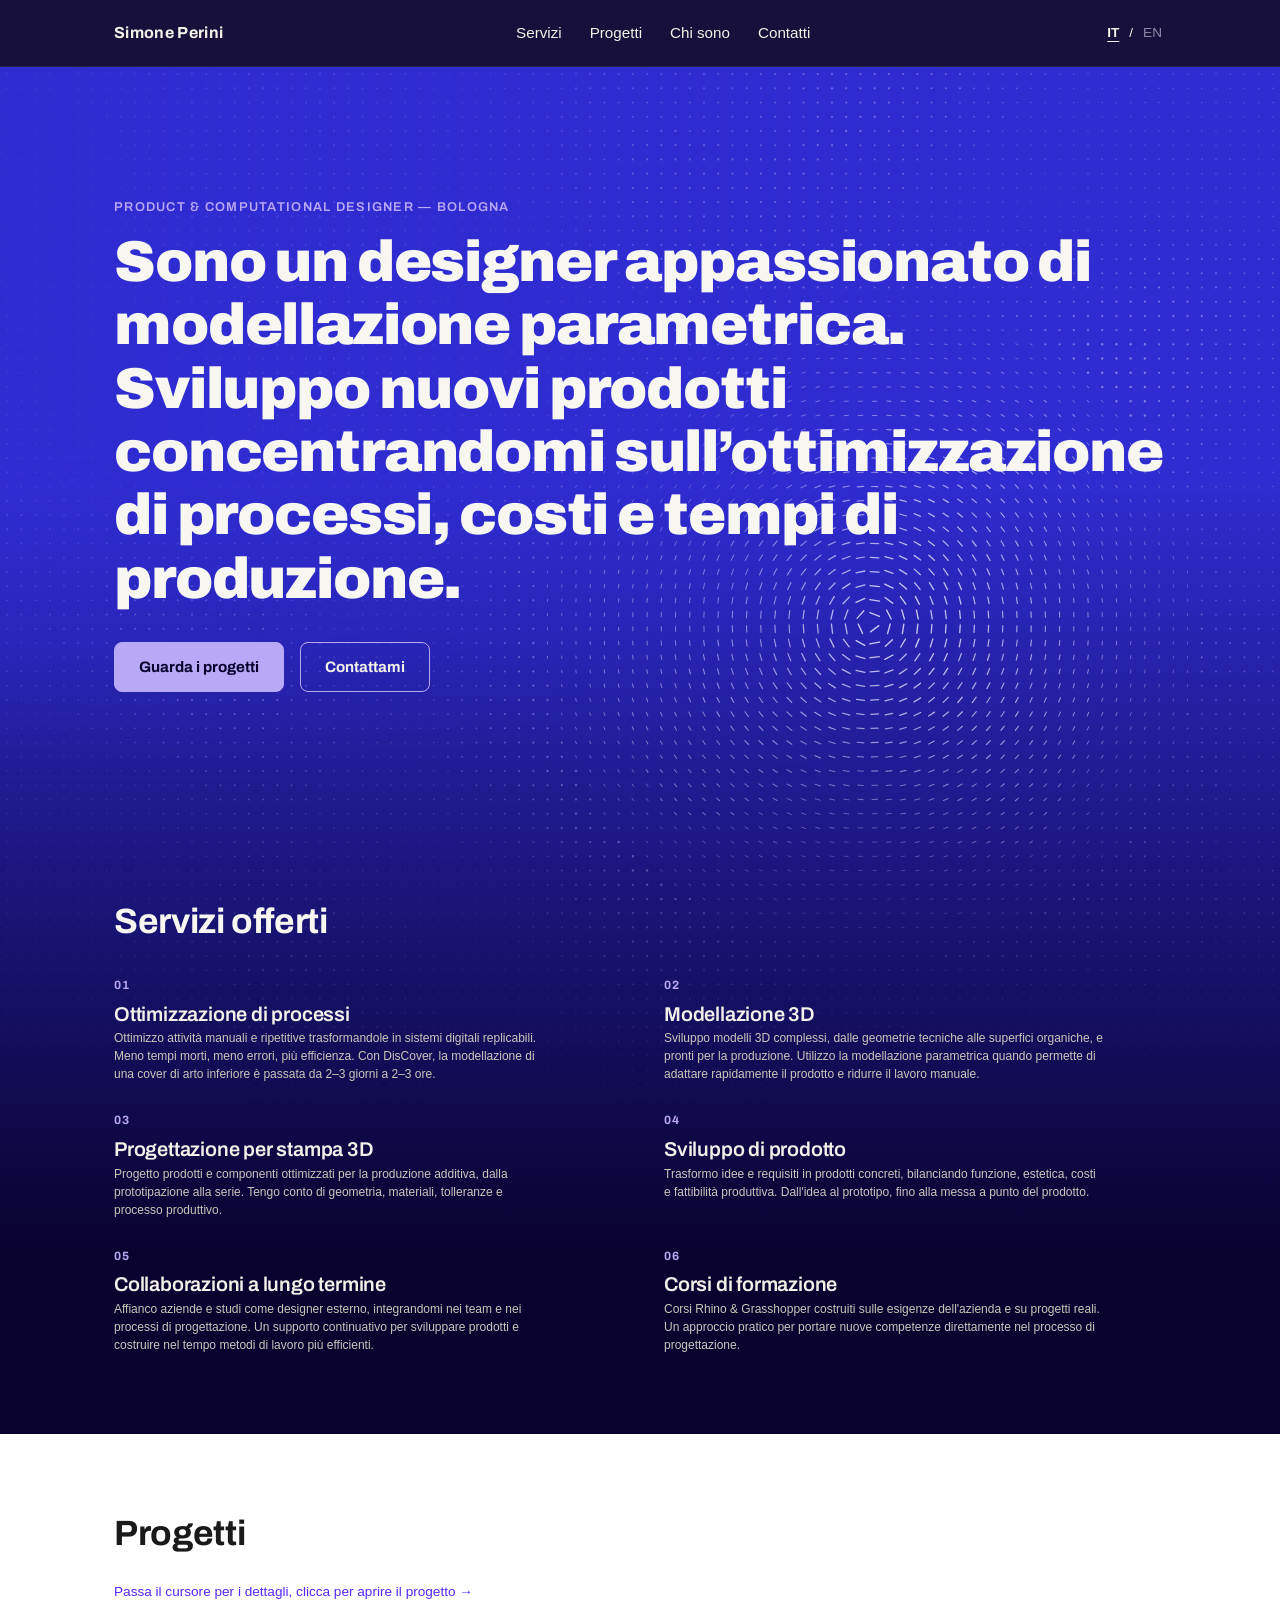
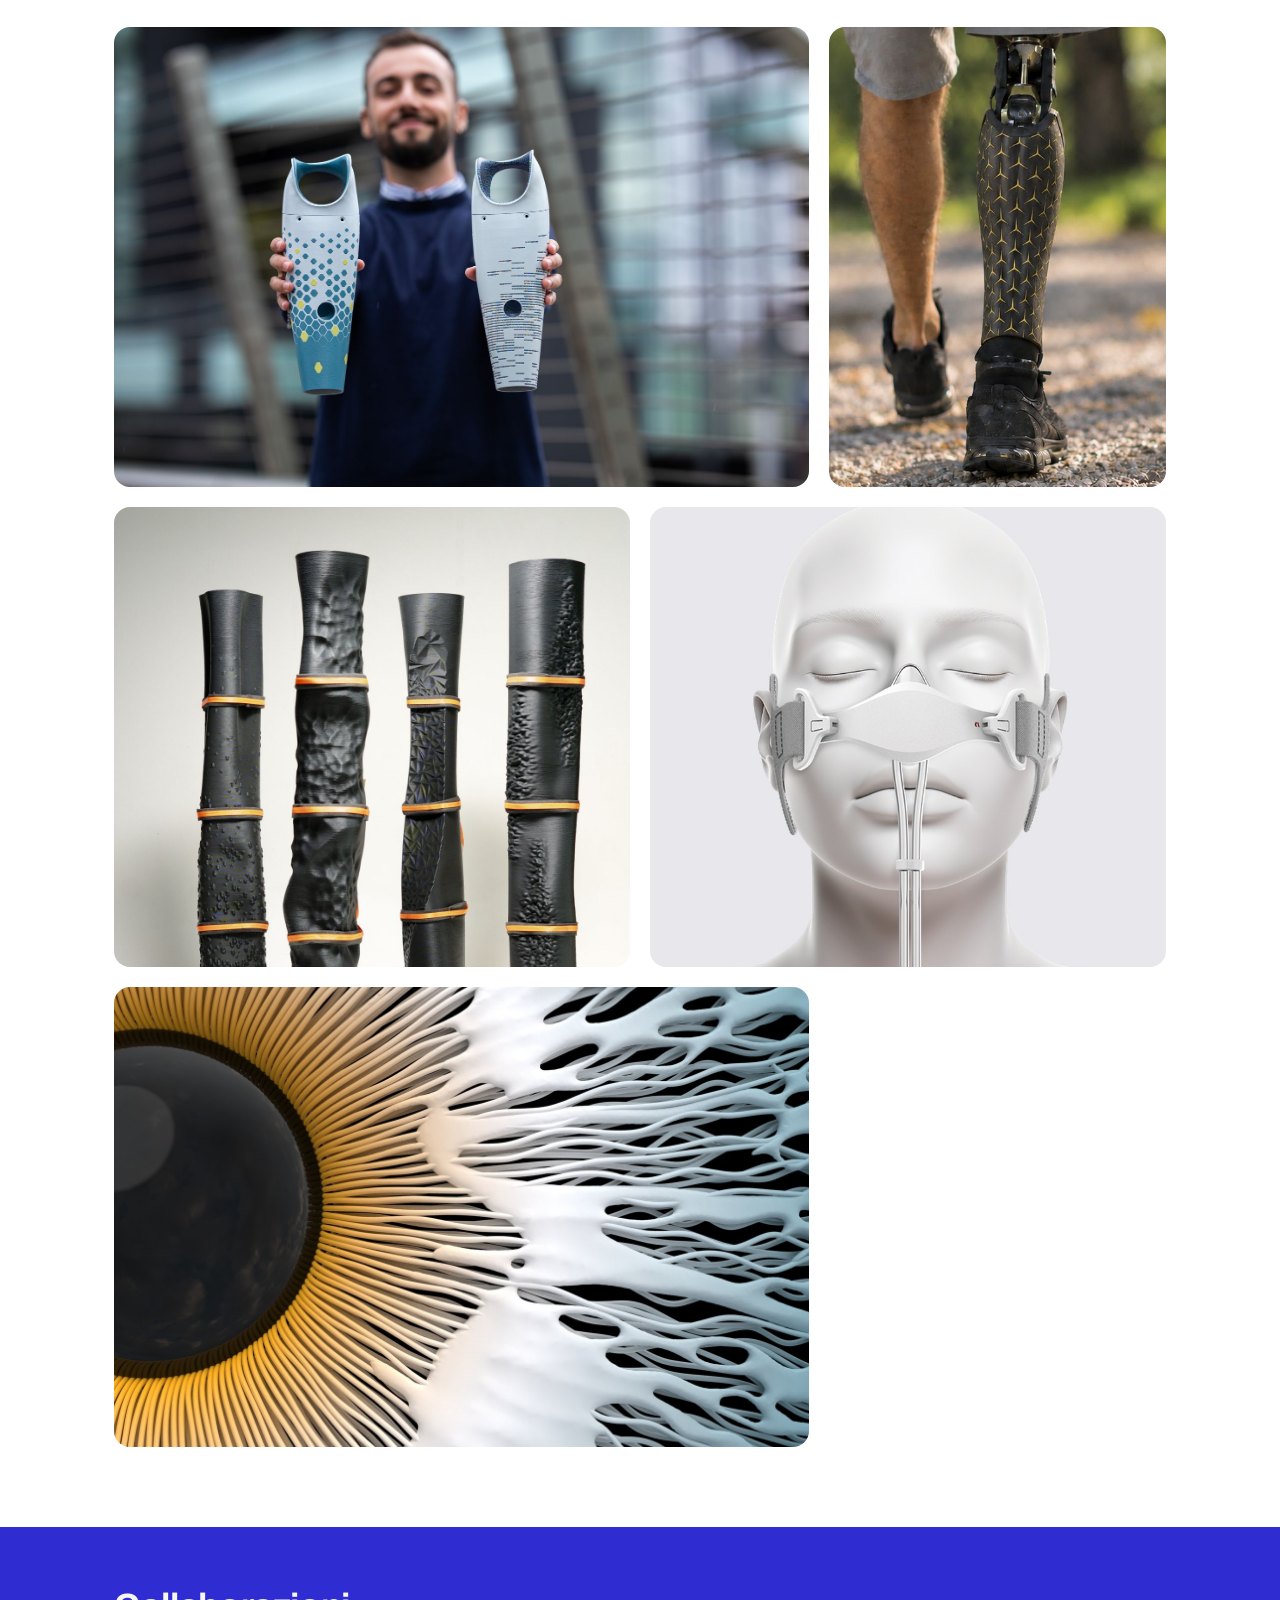
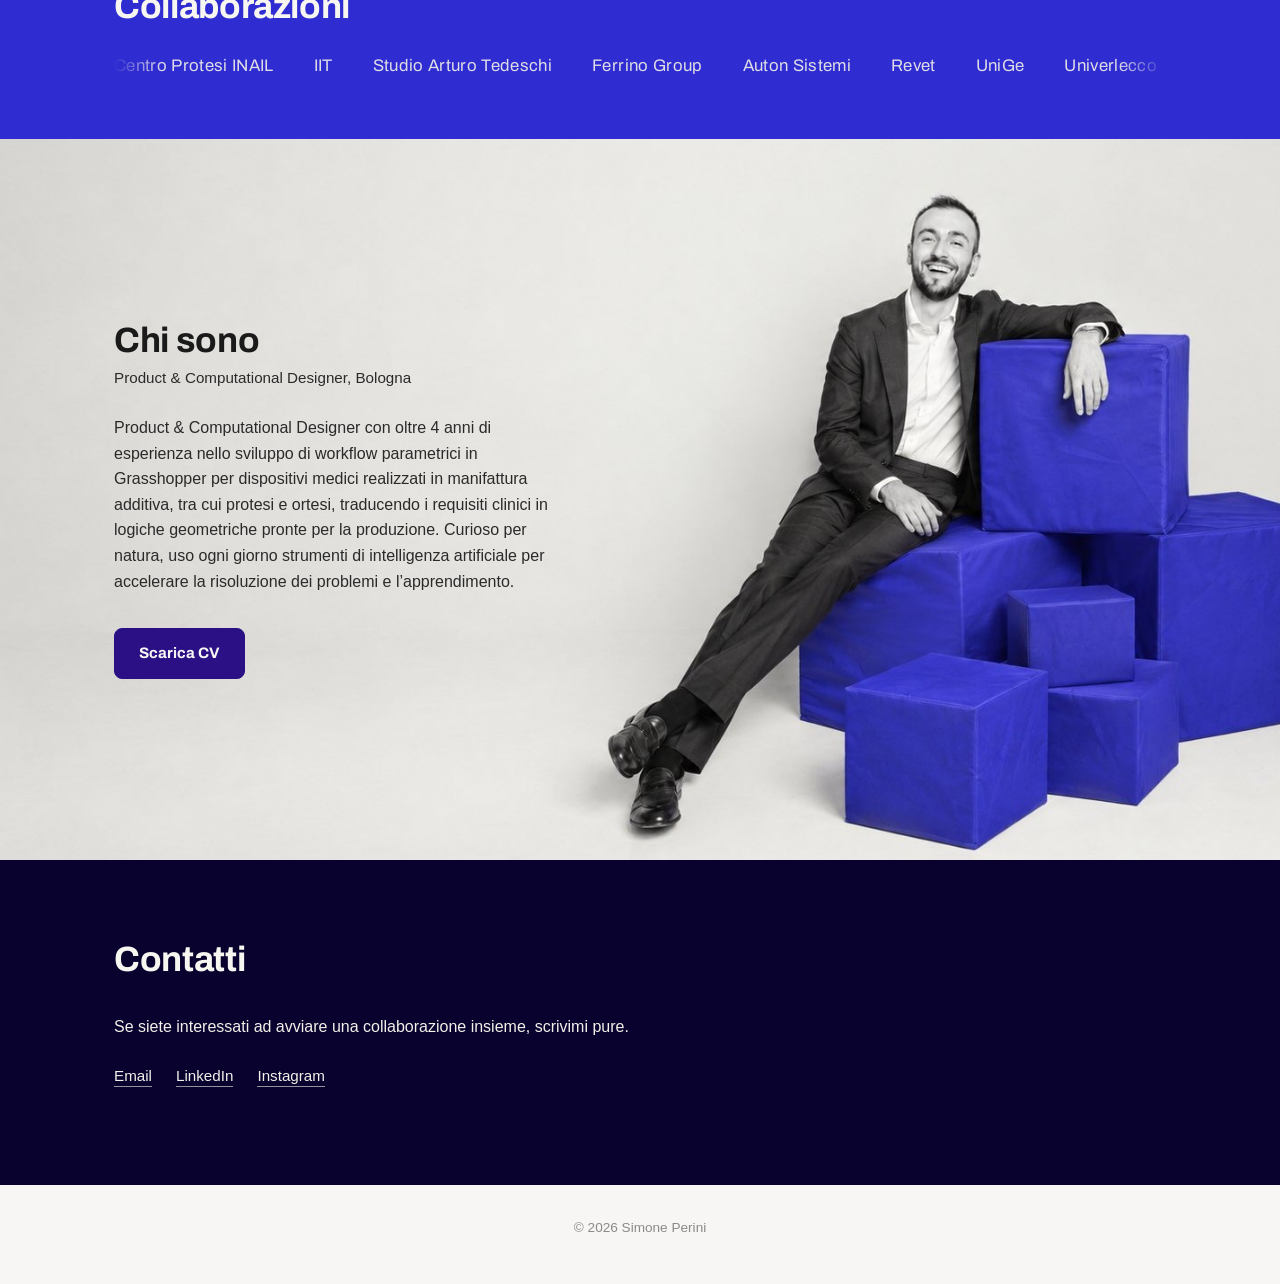
<file: index.html>
<!DOCTYPE html>
<html lang="it">
<head>
<meta charset="UTF-8">
<meta name="viewport" content="width=device-width, initial-scale=1.0">
<title>Simone Perini — Product & Computational Designer</title>
<link rel="stylesheet" href="fonts/fonts.css">
<link rel="stylesheet" href="style.css">
<link rel="stylesheet" href="hero-water.css">
</head>
<body>

<header class="site-header">
  <div class="header-inner">
    <a href="#hero" class="logo">Simone Perini</a>
    <nav class="main-nav">
      <a href="#servizi"><span class="it">Servizi</span><span class="en" hidden>Services</span></a>
      <a href="#progetti"><span class="it">Progetti</span><span class="en" hidden>Projects</span></a>
      <a href="#chi-sono"><span class="it">Chi sono</span><span class="en" hidden>About</span></a>
      <a href="#contatti"><span class="it">Contatti</span><span class="en" hidden>Contact</span></a>
    </nav>
    <div class="lang-switch">
      <button id="lang-it" class="lang-btn active" type="button">IT</button>
      <span aria-hidden="true">/</span>
      <button id="lang-en" class="lang-btn" type="button">EN</button>
    </div>
  </div>
</header>

<main>

  <!-- HERO -->
  <section id="hero" class="section hero">
    <div class="lang-block it">
      <p class="eyebrow">Product &amp; Computational Designer — Bologna</p>
      <h1>Sono un designer appassionato di modellazione parametrica. Sviluppo nuovi prodotti concentrandomi sull’ottimizzazione di processi, costi e tempi di produzione.</h1>
      <div class="hero-cta">
        <a href="#progetti" class="btn btn-primary">Guarda i progetti</a>
        <a href="#contatti" class="btn btn-secondary">Contattami</a>
      </div>
    </div>
    <div class="lang-block en" hidden>
      <p class="eyebrow">Product &amp; Computational Designer — Bologna, Italy</p>
      <h1>I’m a designer passionate about parametric modeling. I develop new products with a focus on optimizing processes, costs and production times.</h1>
      <div class="hero-cta">
        <a href="#progetti" class="btn btn-primary">See the projects</a>
        <a href="#contatti" class="btn btn-secondary">Get in touch</a>
      </div>
    </div>
  </section>

  <!-- SERVIZI -->
  <section id="servizi" class="section servizi">
    <div class="lang-block it">
      <h2>Servizi offerti</h2>
      <div class="servizi-grid">
        <article class="servizio">
          <h3>Ottimizzazione di processi</h3>
          <p>Ottimizzo attività manuali e ripetitive trasformandole in sistemi digitali replicabili. Meno tempi morti, meno errori, più efficienza. Con DisCover, la modellazione di una cover di arto inferiore è passata da 2–3 giorni a 2–3 ore.</p>
        </article>
        <article class="servizio">
          <h3>Modellazione 3D</h3>
          <p>Sviluppo modelli 3D complessi, dalle geometrie tecniche alle superfici organiche, e pronti per la produzione. Utilizzo la modellazione parametrica quando permette di adattare rapidamente il prodotto e ridurre il lavoro manuale.</p>
        </article>
        <article class="servizio">
          <h3>Progettazione per stampa 3D</h3>
          <p>Progetto prodotti e componenti ottimizzati per la produzione additiva, dalla prototipazione alla serie. Tengo conto di geometria, materiali, tolleranze e processo produttivo.</p>
        </article>
        <article class="servizio">
          <h3>Sviluppo di prodotto</h3>
          <p>Trasformo idee e requisiti in prodotti concreti, bilanciando funzione, estetica, costi e fattibilità produttiva. Dall'idea al prototipo, fino alla messa a punto del prodotto.</p>
        </article>
        <article class="servizio">
          <h3>Collaborazioni a lungo termine</h3>
          <p>Affianco aziende e studi come designer esterno, integrandomi nei team e nei processi di progettazione. Un supporto continuativo per sviluppare prodotti e costruire nel tempo metodi di lavoro più efficienti.</p>
        </article>
        <article class="servizio">
          <h3>Corsi di formazione</h3>
          <p>Corsi Rhino &amp; Grasshopper costruiti sulle esigenze dell'azienda e su progetti reali. Un approccio pratico per portare nuove competenze direttamente nel processo di progettazione.</p>
        </article>
      </div>
    </div>
    <div class="lang-block en" hidden>
      <h2>Services</h2>
      <div class="servizi-grid">
        <article class="servizio">
          <h3>Process optimization</h3>
          <p>I optimize manual and repetitive tasks by turning them into repeatable digital systems. Less downtime, fewer errors, greater efficiency. With DisCover, lower-limb cover modeling went from 2–3 days to just 2–3 hours.</p>
        </article>
        <article class="servizio">
          <h3>3D modeling</h3>
          <p>I develop complex 3D models, from technical geometries to organic surfaces, precise and production-ready. I use parametric modeling when it helps adapt products quickly and reduce manual work.</p>
        </article>
        <article class="servizio">
          <h3>Design for 3D printing</h3>
          <p>I design products and components optimized for additive manufacturing, from prototyping to production. I consider geometry, materials, tolerances and the manufacturing process.</p>
        </article>
        <article class="servizio">
          <h3>Product development</h3>
          <p>I turn ideas and requirements into tangible products, balancing function, aesthetics, cost and manufacturability. From concept to prototype and final product refinement.</p>
        </article>
        <article class="servizio">
          <h3>Long-term collaborations</h3>
          <p>I work alongside companies and studios as an external designer, integrating into existing teams and design processes. Ongoing support to develop products and build more efficient workflows over time.</p>
        </article>
        <article class="servizio">
          <h3>Training courses</h3>
          <p>Customized Rhino & Grasshopper training built around your company's needs and real-world projects. A hands-on approach to bringing new skills directly into your design process.</p>
        </article>
      </div>
    </div>
  </section>

  <!-- PROGETTI -->
  <section id="progetti" class="section progetti">
    <div class="lang-block it">
      <h2>Progetti</h2>
      <p class="scroll-hint">Passa il cursore per i dettagli, clicca per aprire il progetto →</p>

      <div class="progetti-grid">
        <a class="project-tile" href="progetti/d-pulp.html">
          <img src="images/d-pulp-1.jpg" alt="Simone Perini mostra le due cover protesiche D-Pulp stampate in 3D" loading="lazy">
          <span class="project-caption">
            <span class="project-caption-title">D-Pulp</span>
            <span class="project-caption-sub">Sistema parametrico per la fabbricazione digitale di protesi mioelettriche per arto superiore</span>
          </span>
        </a>

        <a class="project-tile" href="progetti/discover.html">
          <img src="images/discover-1.jpg" alt="Persona che cammina all'aperto con protesi transfemorale e cover DisCover" loading="lazy">
          <span class="project-caption">
            <span class="project-caption-title">DisCover</span>
            <span class="project-caption-sub">Da 2-3 giorni a 2-3 ore per pezzo</span>
          </span>
        </a>

        <a class="project-tile" href="progetti/metamorfosi.html">
          <img src="images/metamorfosi-cover.jpg" alt="Le quattro colonne di Metamorfosi stampate in 3D con plastica recuperata dagli oceani" loading="lazy">
          <span class="project-caption">
            <span class="project-caption-title">Metamorfosi</span>
            <span class="project-caption-sub">Plastica riciclata dagli oceani, stampata in 3D</span>
          </span>
        </a>

        <a class="project-tile" href="progetti/dali.html">
          <img src="images/dali-cover.jpg" alt="Mascherina Dalí indossata da un manichino" loading="lazy">
          <span class="project-caption">
            <span class="project-caption-title">Dalí</span>
            <span class="project-caption-sub">In uso da oltre 2 anni, non un prototipo</span>
          </span>
        </a>

        <a class="project-tile" href="progetti/progetti personali.html">
          <img src="images/personali-cover.jpg" alt="Render parametrico di un occhio" loading="lazy">
          <span class="project-caption">
            <span class="project-caption-title">Progetti personali</span>
            <span class="project-caption-sub">Una raccolta di progetti personali</span>
          </span>
        </a>

      </div>
    </div>

    <div class="lang-block en" hidden>
      <h2>Projects</h2>
      <p class="scroll-hint">Hover for details, click to open the project →</p>

      <div class="progetti-grid">
        <a class="project-tile" href="progetti/d-pulp.html">
          <img src="images/d-pulp-1.jpg" alt="Simone Perini holding the two 3D-printed D-Pulp prosthetic covers" loading="lazy">
          <span class="project-caption">
            <span class="project-caption-title">D-Pulp</span>
            <span class="project-caption-sub">Parametric system for digital fabrication of myoelectric upper limb prosthetics</span>
          </span>
        </a>

        <a class="project-tile" href="progetti/discover.html">
          <img src="images/discover-1.jpg" alt="Person walking outdoors with a transfemoral prosthesis and DisCover cover" loading="lazy">
          <span class="project-caption">
            <span class="project-caption-title">DisCover</span>
            <span class="project-caption-sub">From 2-3 days to 2-3 hours per part</span>
          </span>
        </a>

        <a class="project-tile" href="progetti/metamorfosi.html">
          <img src="images/metamorfosi-cover.jpg" alt="The four Metamorfosi columns, 3D printed in ocean-recovered plastic" loading="lazy">
          <span class="project-caption">
            <span class="project-caption-title">Metamorfosi</span>
            <span class="project-caption-sub">Ocean-recycled plastic, 3D printed</span>
          </span>
        </a>

        <a class="project-tile" href="progetti/dali.html">
          <img src="images/dali-cover.jpg" alt="Dalí mask worn by a mannequin" loading="lazy">
          <span class="project-caption">
            <span class="project-caption-title">Dalí</span>
            <span class="project-caption-sub">In use for over 2 years, not a prototype</span>
          </span>
        </a>

        <a class="project-tile" href="progetti/personal projects.html">
          <img src="images/personali-cover.jpg" alt="Parametric render of an eye" loading="lazy">
          <span class="project-caption">
            <span class="project-caption-title">Personal projects</span>
            <span class="project-caption-sub">Selected personal projects</span>
          </span>
        </a>

      </div>
    </div>
  </section>

  <!-- AZIENDE E COLLABORAZIONI -->
  <section id="aziende" class="section brands">
    <div class="brands-inner">
      <div class="lang-block it">
        <h2>Collaborazioni</h2>
      </div>
      <div class="lang-block en" hidden>
        <h2>Collaborations</h2>
      </div>
      <div class="brands-marquee">
        <div class="brands-track">
          <span class="brand-name">Centro Protesi INAIL</span>
          <span class="brand-name">IIT</span>
          <span class="brand-name">Studio Arturo Tedeschi</span>
          <span class="brand-name">Ferrino Group</span>
          <span class="brand-name">Auton Sistemi</span>
          <span class="brand-name">Revet</span>
          <span class="brand-name">UniGe</span>
          <span class="brand-name">Univerlecco</span>
          <span class="brand-name" aria-hidden="true">Centro Protesi INAIL</span>
          <span class="brand-name" aria-hidden="true">IIT</span>
          <span class="brand-name" aria-hidden="true">Studio Arturo Tedeschi</span>
          <span class="brand-name" aria-hidden="true">Ferrino Group</span>
          <span class="brand-name" aria-hidden="true">Auton Sistemi</span>
          <span class="brand-name" aria-hidden="true">Revet</span>
          <span class="brand-name" aria-hidden="true">UniGe</span>
          <span class="brand-name" aria-hidden="true">Univerlecco</span>
        </div>
      </div>
    </div>
  </section>

  <!-- CHI SONO -->
  <section id="chi-sono" class="section chi-sono">
    <div class="chi-sono-inner">
      <div class="lang-block it">
        <h2>Chi sono</h2>
        <p class="chi-sono-sub">Product &amp; Computational Designer, Bologna</p>
        <p>Product &amp; Computational Designer con oltre 4 anni di esperienza nello sviluppo di workflow parametrici in Grasshopper per dispositivi medici realizzati in manifattura additiva, tra cui protesi e ortesi, traducendo i requisiti clinici in logiche geometriche pronte per la produzione. Curioso per natura, uso ogni giorno strumenti di intelligenza artificiale per accelerare la risoluzione dei problemi e l’apprendimento.</p>
        <a class="btn btn-primary btn-cv" href="cv/CV_Simone_Perini.pdf" download>Scarica CV</a>
      </div>
      <div class="lang-block en" hidden>
        <h2>About</h2>
        <p class="chi-sono-sub">Product &amp; Computational Designer, Bologna</p>
        <p>Product &amp; Computational Designer with 4+ years developing parametric Grasshopper workflows for additively manufactured medical devices, including prosthetics and orthotics, translating clinical requirements into production-ready geometric logic. Naturally curious, I use AI tools daily to accelerate problem-solving and learning.</p>
        <a class="btn btn-primary btn-cv" href="cv/CV_Simone_Perini.pdf" download>Download CV</a>
      </div>
    </div>
  </section>

  <!-- CONTATTI -->
  <section id="contatti" class="section contatti">
    <div class="lang-block it">
      <h2>Contatti</h2>
      <p>Se siete interessati ad avviare una collaborazione insieme, scrivimi pure.</p>
    </div>
    <div class="lang-block en" hidden>
      <h2>Contact</h2>
      <p>If you’re interested in starting a collaboration together, feel free to write to me.</p>
    </div>
    <ul class="contact-links">
      <li><a href="mailto:simoneperini1996@gmail.com">Email</a></li>
      <li><a href="https://linkedin.com/in/simone-perini-design" target="_blank" rel="noopener">LinkedIn</a></li>
      <li><a href="https://instagram.com/simoneperini.design" target="_blank" rel="noopener">Instagram</a></li>
    </ul>
  </section>

</main>

<footer class="site-footer">
  <p>&copy; 2026 Simone Perini</p>
</footer>

<script src="script.js"></script>
<script src="hero-water.js" defer></script>
</body>
</html>
</file>
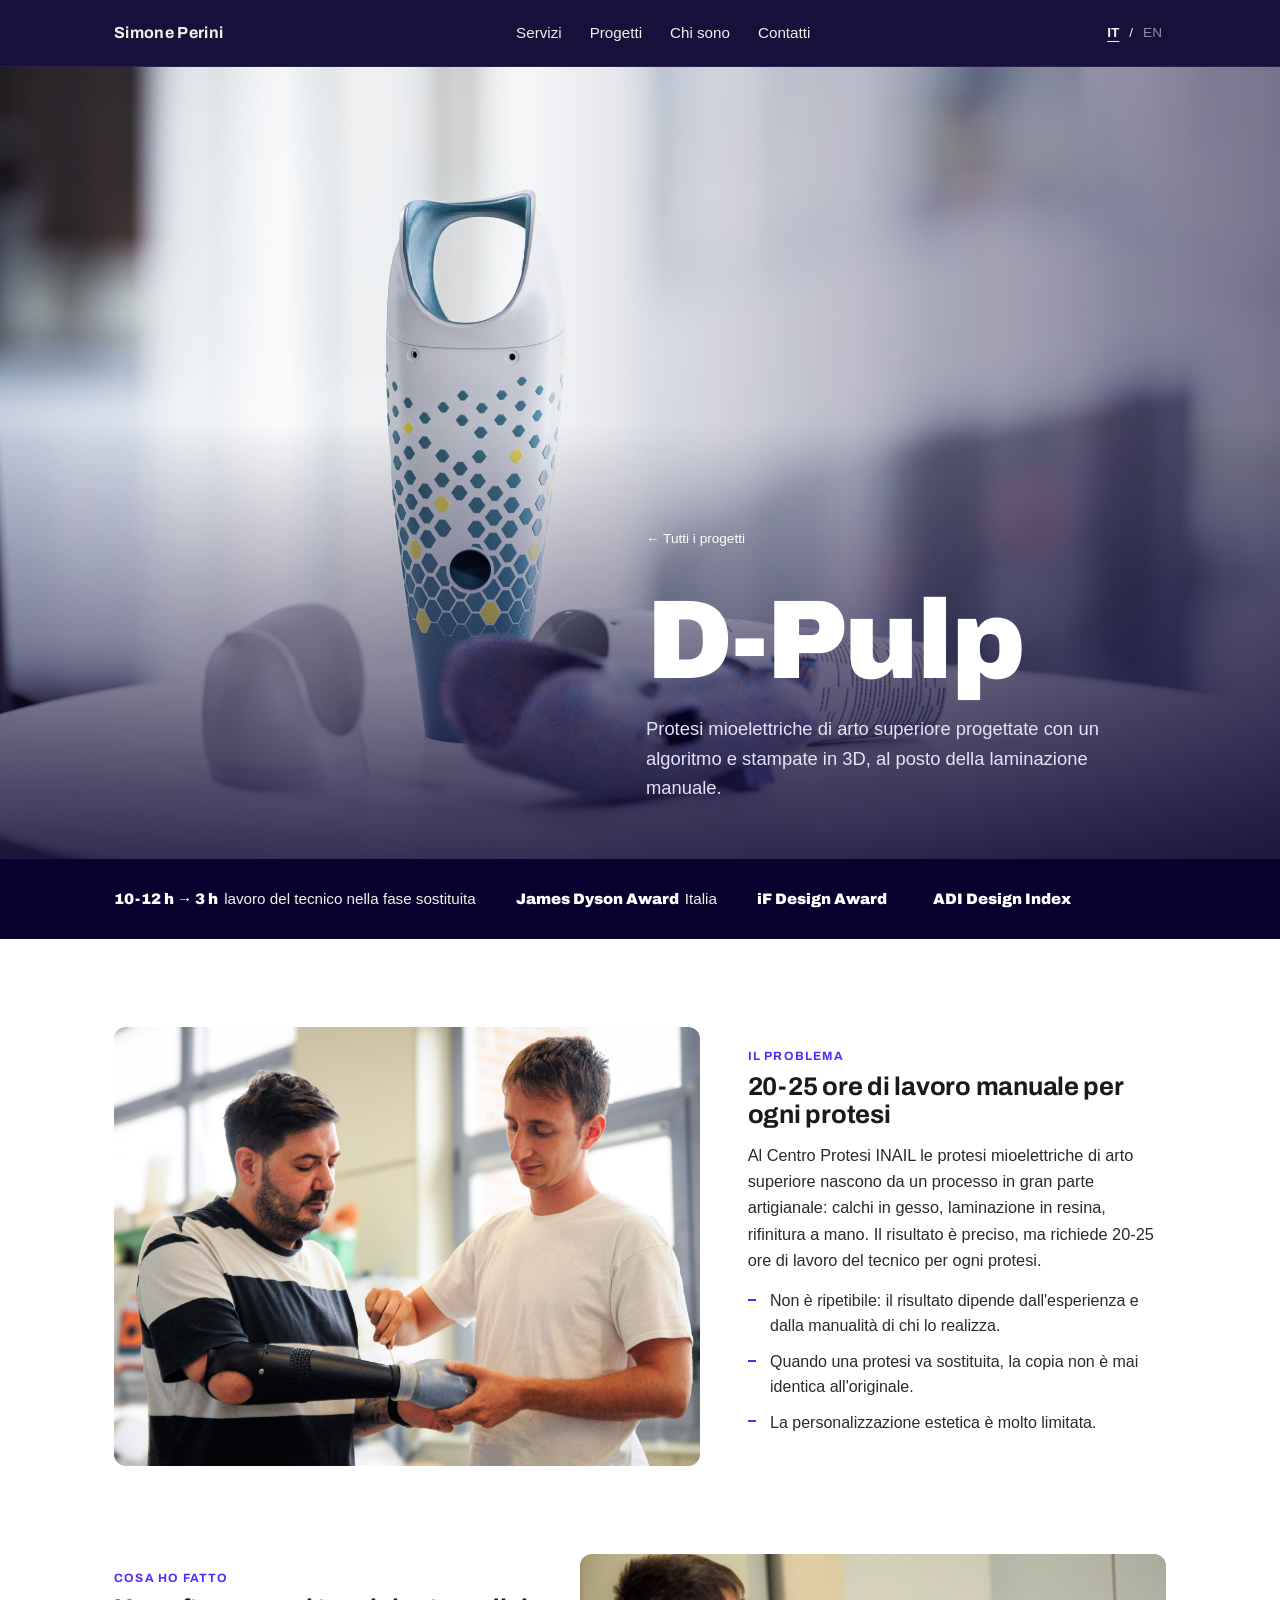
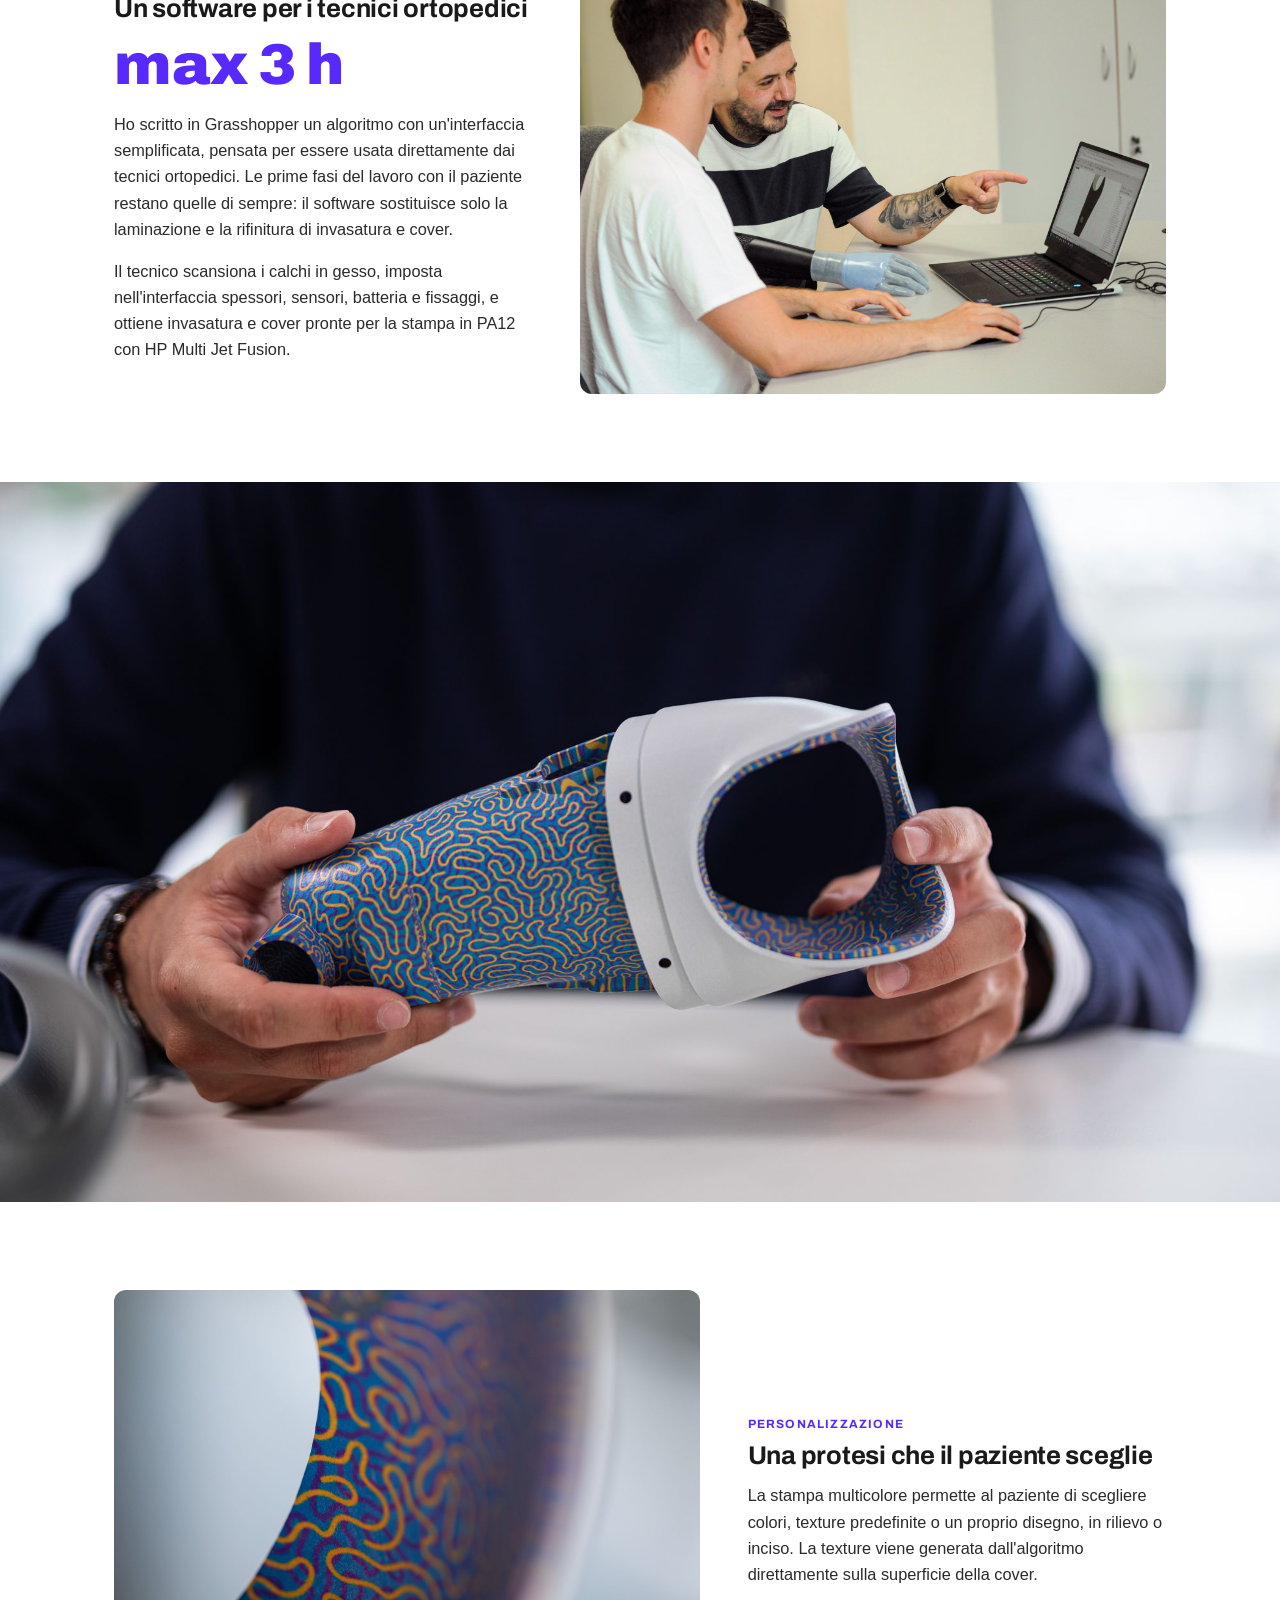
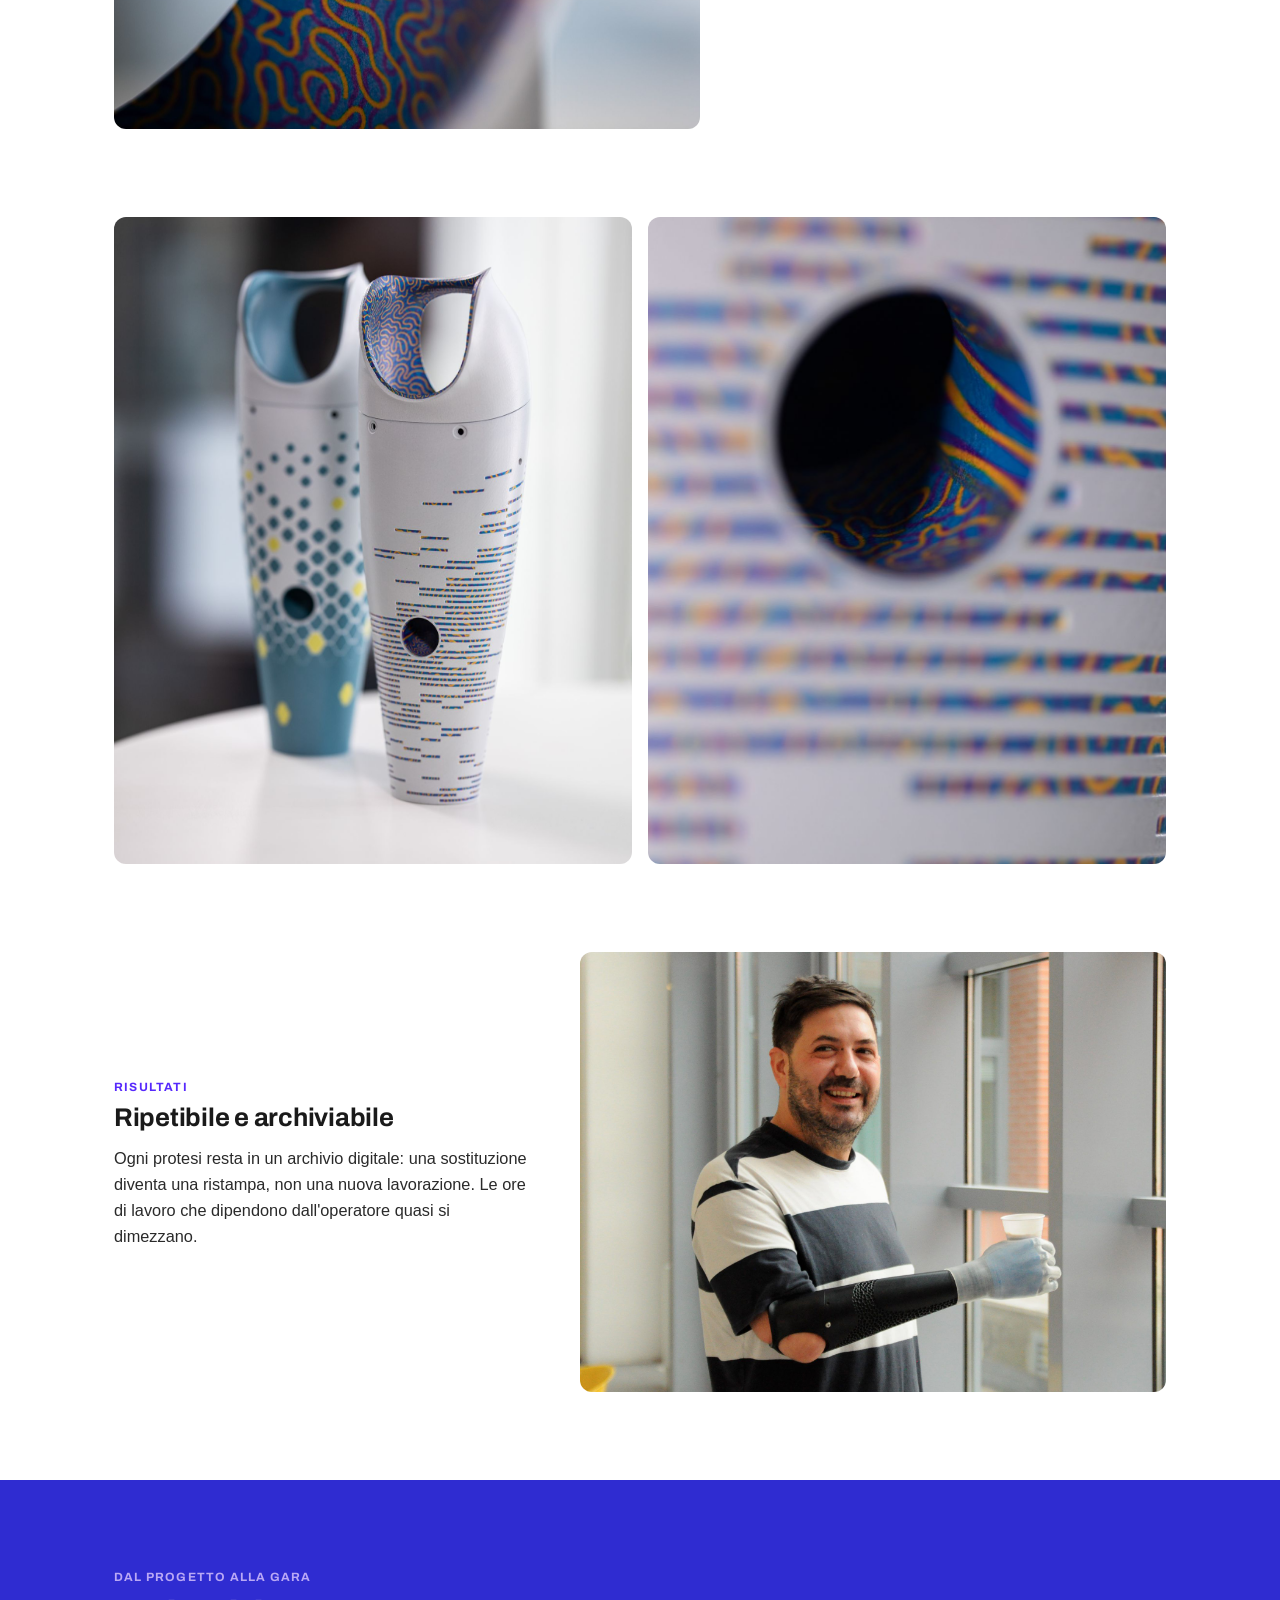
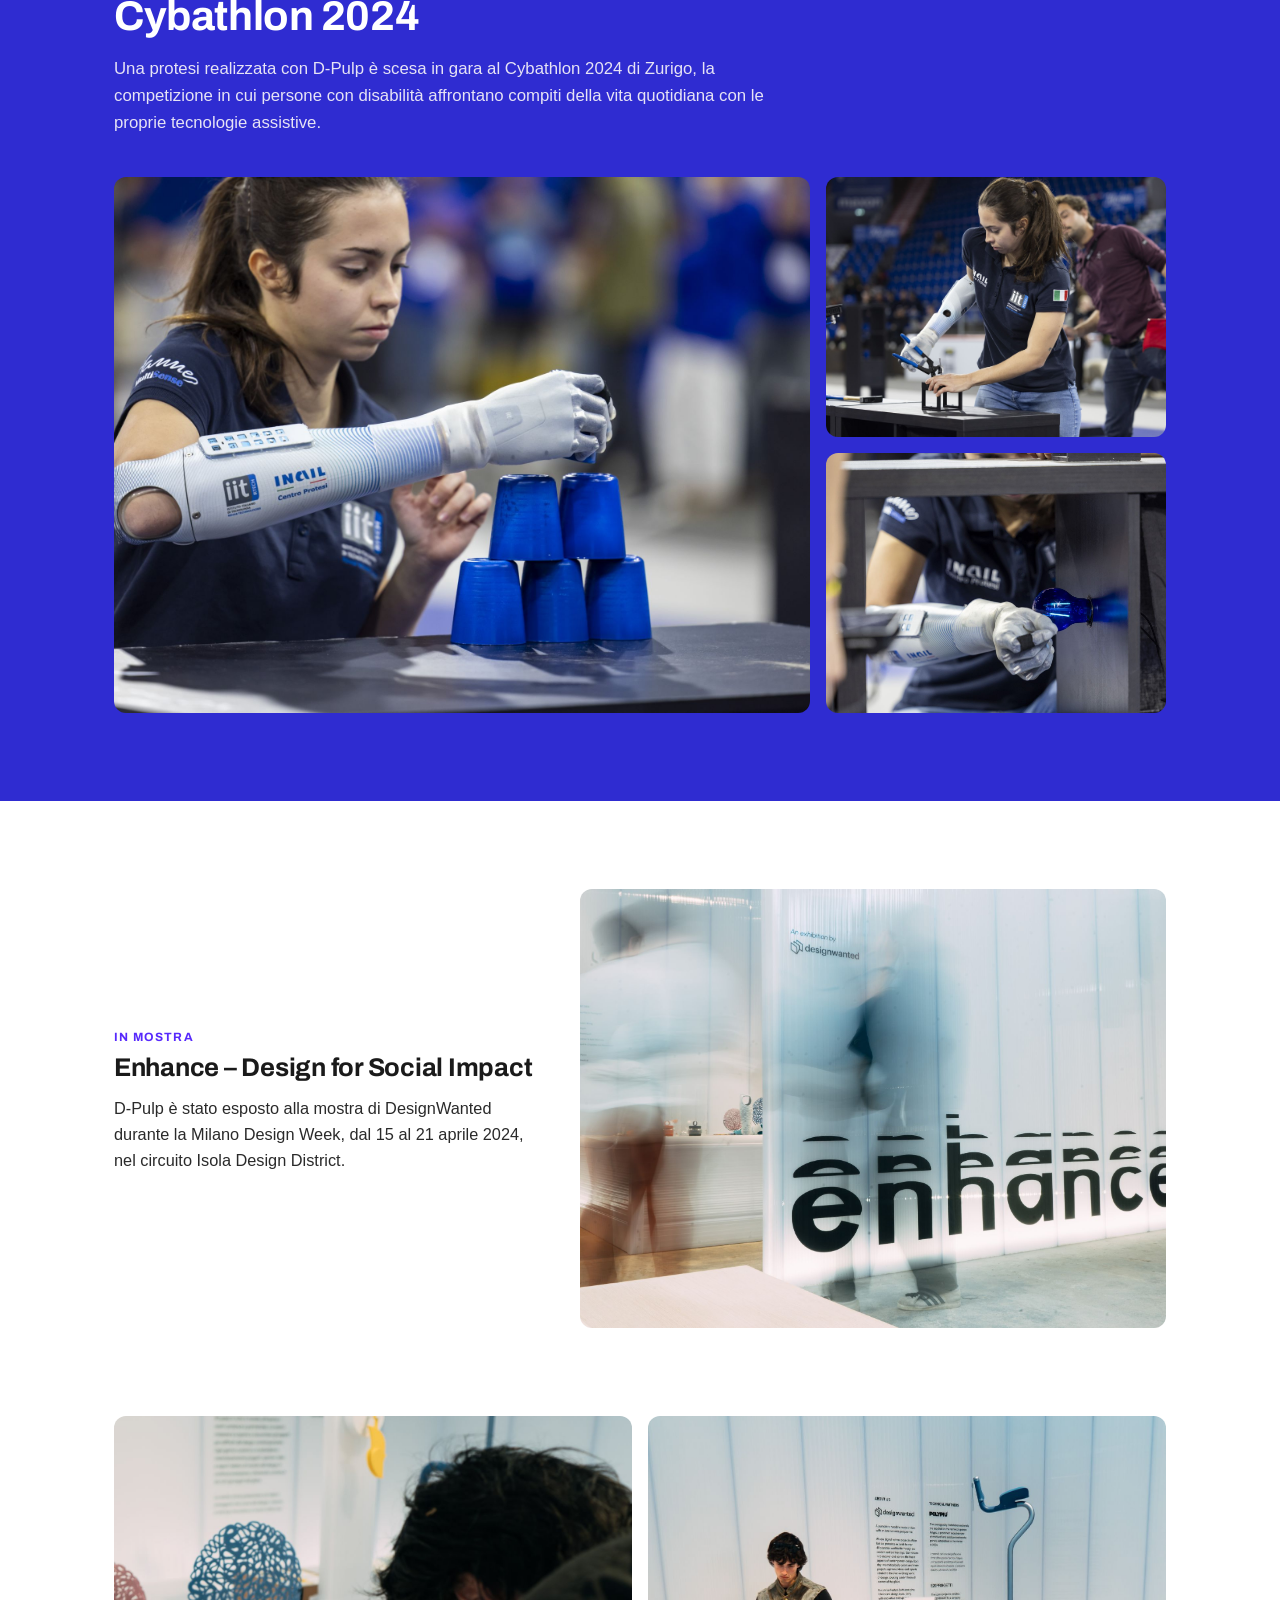
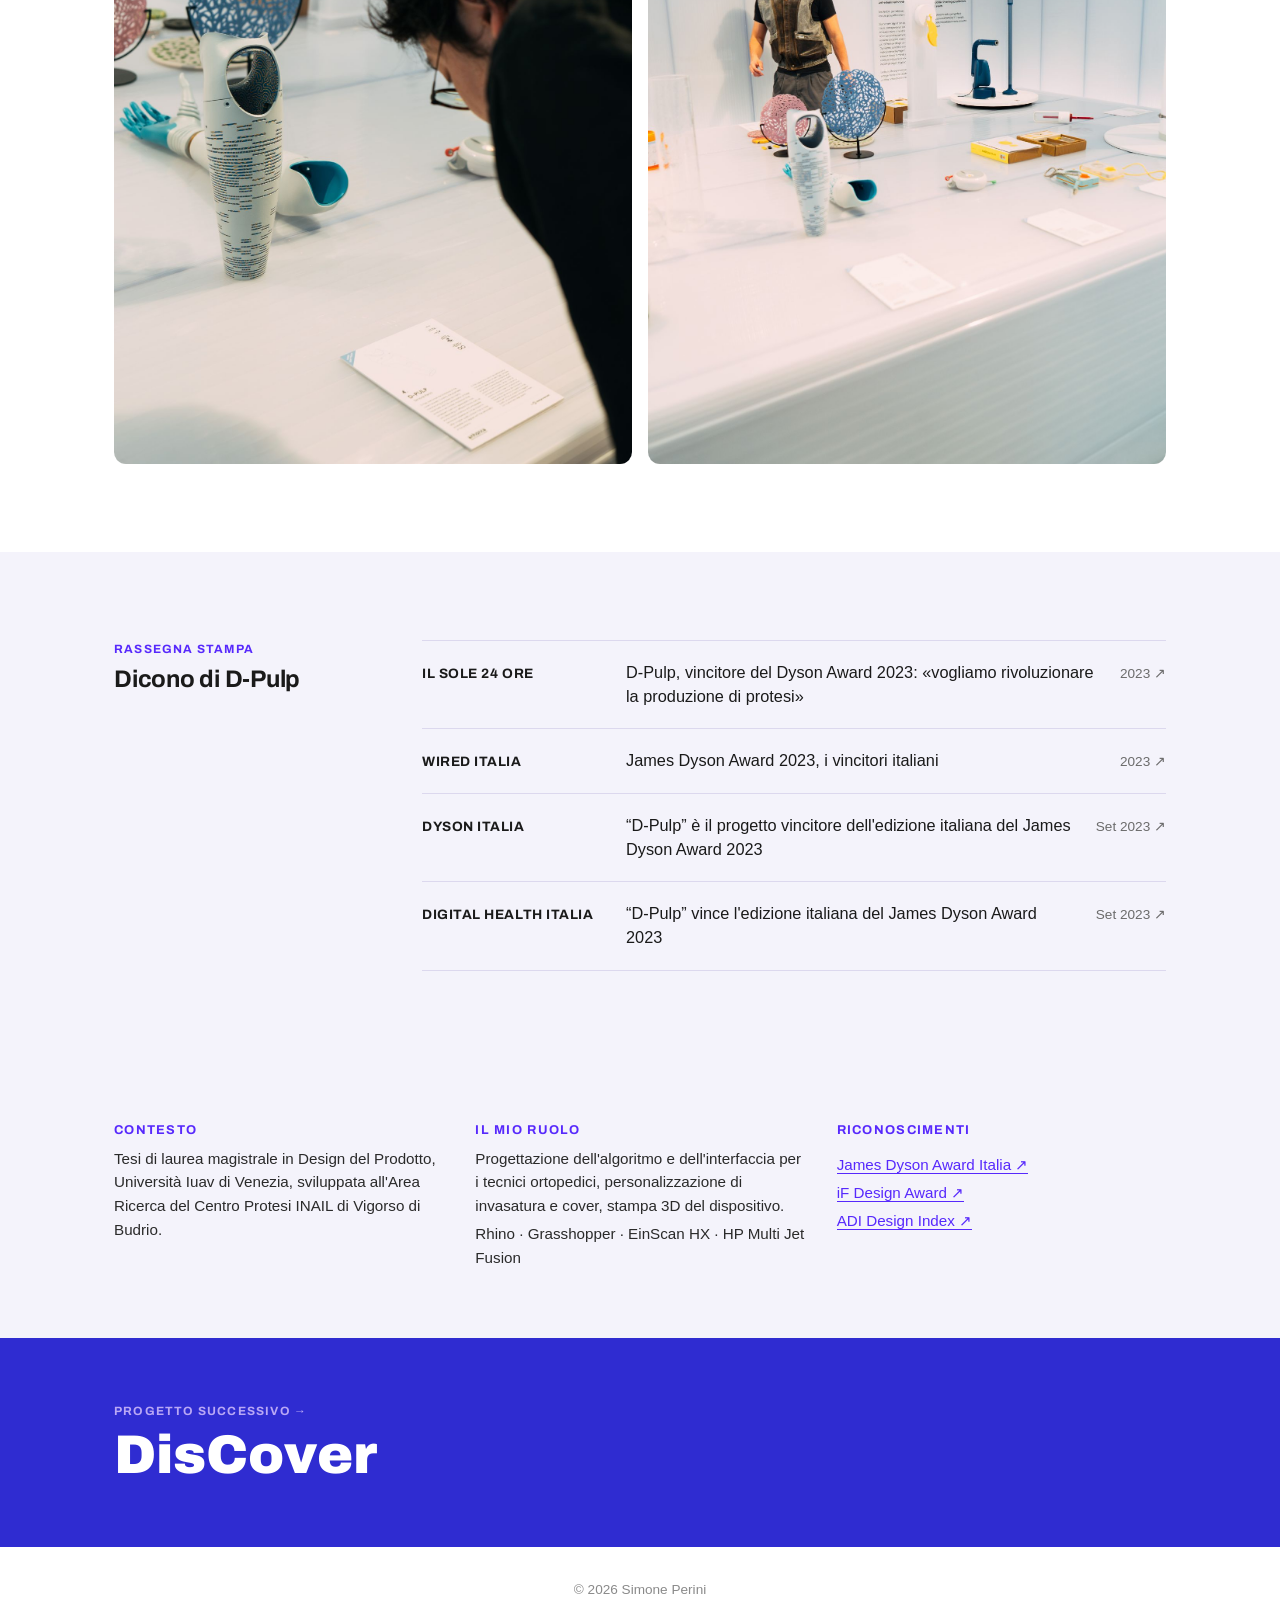
<file: d-pulp.html>
<!DOCTYPE html>
<html lang="it">
<head>
<meta charset="UTF-8">
<meta name="viewport" content="width=device-width, initial-scale=1.0">
<title>D-Pulp — Simone Perini</title>
<meta name="description" content="D-Pulp: sistema parametrico per progettare e stampare in 3D protesi mioelettriche di arto superiore al Centro Protesi INAIL.">
<link rel="stylesheet" href="../fonts/fonts.css">
<link rel="stylesheet" href="../style.css">
<link rel="stylesheet" href="progetto.css">
</head>
<body class="project-page">

<header class="site-header">
  <div class="header-inner">
    <a href="../index.html" class="logo">Simone Perini</a>
    <nav class="main-nav">
      <a href="../index.html#servizi"><span class="it">Servizi</span><span class="en" hidden>Services</span></a>
      <a href="../index.html#progetti"><span class="it">Progetti</span><span class="en" hidden>Projects</span></a>
      <a href="../index.html#chi-sono"><span class="it">Chi sono</span><span class="en" hidden>About</span></a>
      <a href="../index.html#contatti"><span class="it">Contatti</span><span class="en" hidden>Contact</span></a>
    </nav>
    <div class="lang-switch">
      <button id="lang-it" class="lang-btn active" type="button">IT</button>
      <span aria-hidden="true">/</span>
      <button id="lang-en" class="lang-btn" type="button">EN</button>
    </div>
  </div>
</header>

<main>

  <section class="pv-hero pv-hero--right">
    <img src="../images/progetti/d-pulp/prodotto-componenti.jpg" alt="Una cover D-Pulp con texture a esagoni in piedi e una seconda protesi scomposta sul tavolo">
    <div class="wrap">
      <a class="back-link" href="../index.html#progetti">← Tutti i progetti</a>
      <h1>D-Pulp</h1>
      <p>Protesi mioelettriche di arto superiore progettate con un algoritmo e stampate in 3D, al posto della laminazione manuale.</p>
    </div>
  </section>

  <section class="pv-strip">
    <div class="wrap">
      <span><b>10-12 h → 3 h</b>lavoro del tecnico nella fase sostituita</span>
      <span><b>James Dyson Award</b>Italia</span>
      <span><b>iF Design Award</b></span>
      <span><b>ADI Design Index</b></span>
    </div>
  </section>

  <div class="wrap">
    <section class="pv-row">
      <figure class="p-figure"><img src="../images/progetti/d-pulp/contesto-prova-tecnico.jpg" alt="Un tecnico ortopedico regola la protesi D-Pulp sul paziente" loading="lazy"></figure>
      <div class="pv-text">
        <span class="p-kicker">Il problema</span>
        <h2>20-25 ore di lavoro manuale per ogni protesi</h2>
        <p>Al Centro Protesi INAIL le protesi mioelettriche di arto superiore nascono da un processo in gran parte artigianale: calchi in gesso, laminazione in resina, rifinitura a mano. Il risultato è preciso, ma richiede 20-25 ore di lavoro del tecnico per ogni protesi.</p>
        <ul class="p-list">
            <li>Non è ripetibile: il risultato dipende dall'esperienza e dalla manualità di chi lo realizza.</li>
            <li>Quando una protesi va sostituita, la copia non è mai identica all'originale.</li>
            <li>La personalizzazione estetica è molto limitata.</li>
          </ul>
      </div>
    </section>

    <section class="pv-row reverse">
      <figure class="p-figure"><img src="../images/progetti/d-pulp/contesto-computer.jpg" alt="Tecnico e paziente rivedono il modello 3D della protesi al computer" loading="lazy"></figure>
      <div class="pv-text">
        <span class="p-kicker">Cosa ho fatto</span>
        <h2>Un software per i tecnici ortopedici</h2>
        <span class="pv-big">max 3 h</span>
        <p>Ho scritto in Grasshopper un algoritmo con un'interfaccia semplificata, pensata per essere usata direttamente dai tecnici ortopedici. Le prime fasi del lavoro con il paziente restano quelle di sempre: il software sostituisce solo la laminazione e la rifinitura di invasatura e cover.</p>
        <p>Il tecnico scansiona i calchi in gesso, imposta nell'interfaccia spessori, sensori, batteria e fissaggi, e ottiene invasatura e cover pronte per la stampa in PA12 con HP Multi Jet Fusion.</p>
      </div>
    </section>
  </div>

  <img class="pv-full" src="../images/progetti/d-pulp/prodotto-mani-texture.jpg" alt="Invasatura D-Pulp con texture organica blu e arancio, tenuta tra le mani" loading="lazy">

  <div class="wrap">
    <section class="pv-row">
      <figure class="p-figure"><img src="../images/progetti/d-pulp/prodotto-macro-texture.jpg" alt="Macro della texture stampata a colori all'interno dell'invasatura" loading="lazy"></figure>
      <div class="pv-text">
        <span class="p-kicker">Personalizzazione</span>
        <h2>Una protesi che il paziente sceglie</h2>
        <p>La stampa multicolore permette al paziente di scegliere colori, texture predefinite o un proprio disegno, in rilievo o inciso. La texture viene generata dall'algoritmo direttamente sulla superficie della cover.</p>
      </div>
    </section>

    <div class="pv-duo">
      <figure class="p-figure"><img src="../images/progetti/d-pulp/prodotto-due-cover.jpg" alt="Due cover D-Pulp con texture diverse" loading="lazy"></figure>
      <figure class="p-figure"><img src="../images/progetti/d-pulp/prodotto-macro-foro.jpg" alt="Dettaglio del foro della cover con la texture interna" loading="lazy"></figure>
    </div>

    <section class="pv-row reverse">
      <figure class="p-figure"><img src="../images/progetti/d-pulp/contesto-caffe.jpg" alt="Il paziente regge un bicchiere con la protesi D-Pulp" loading="lazy"></figure>
      <div class="pv-text">
        <span class="p-kicker">Risultati</span>
        <h2>Ripetibile e archiviabile</h2>
        <p>Ogni protesi resta in un archivio digitale: una sostituzione diventa una ristampa, non una nuova lavorazione. Le ore di lavoro che dipendono dall'operatore quasi si dimezzano.</p>
      </div>
    </section>
  </div>

  <section class="pv-event">
    <div class="wrap">
      <span class="p-kicker">Dal progetto alla gara</span>
      <h2>Cybathlon 2024</h2>
      <p class="ev-intro">Una protesi realizzata con D-Pulp è scesa in gara al Cybathlon 2024 di Zurigo, la competizione in cui persone con disabilità affrontano compiti della vita quotidiana con le proprie tecnologie assistive.</p>
      <div class="ev-grid">
        <figure class="p-figure ev-main"><img src="../images/progetti/d-pulp/cybathlon-bicchieri.jpg" alt="Un'atleta impila bicchieri blu con la protesi durante il Cybathlon 2024" loading="lazy"></figure>
        <figure class="p-figure"><img src="../images/progetti/d-pulp/cybathlon-pinza.jpg" alt="L'atleta usa una pinza con la protesi e tiene fermo il supporto con l'arto sano, Cybathlon 2024" loading="lazy"></figure>
        <figure class="p-figure"><img src="../images/progetti/d-pulp/cybathlon-lampadina.jpg" alt="Prova della lampadina al Cybathlon 2024" loading="lazy"></figure>
      </div>
    </div>
  </section>


  <section class="pv-press">
    <div class="wrap"><div class="pv-row reverse">
      <figure class="p-figure"><img src="../images/progetti/d-pulp/mostra-enhance-ingresso.jpg" alt="Ingresso della mostra Enhance di DesignWanted alla Milano Design Week 2024" loading="lazy"></figure>
      <div class="pv-text">
        <span class="p-kicker">In mostra</span>
        <h2>Enhance – Design for Social Impact</h2>
        <p>D-Pulp è stato esposto alla mostra di DesignWanted durante la Milano Design Week, dal 15 al 21 aprile 2024, nel circuito Isola Design District.</p>
      </div>
    </div></div>
    <div class="wrap"><div class="pv-duo">
      <figure class="p-figure"><img src="../images/progetti/d-pulp/mostra-enhance-visitatore.jpg" alt="Un visitatore osserva D-Pulp esposto alla mostra Enhance" loading="lazy"></figure>
      <figure class="p-figure"><img src="../images/progetti/d-pulp/mostra-enhance-tavolo.jpg" alt="Il tavolo espositivo della mostra Enhance con D-Pulp in primo piano" loading="lazy"></figure>
    </div></div>
  </section>

  <section class="p-section p-press">
    <div class="wrap p-split">
      <div><span class="p-kicker">Rassegna stampa</span><h2>Dicono di D-Pulp</h2></div>
      <ul class="press-list">
        <li><a href="https://www.ilsole24ore.com/art/d-pulp-vincitore-dyson-award-2023-vogliamo-rivoluzionare-produzione-protesi-AFGBhpRB" target="_blank" rel="noopener"><span class="press-src">Il Sole 24 Ore</span><span class="press-title">D-Pulp, vincitore del Dyson Award 2023: «vogliamo rivoluzionare la produzione di protesi»</span><span class="press-date">2023 ↗</span></a></li>
        <li><a href="https://www.wired.it/article/james-dyson-award-2023-vincitori-italia/" target="_blank" rel="noopener"><span class="press-src">Wired Italia</span><span class="press-title">James Dyson Award 2023, i vincitori italiani</span><span class="press-date">2023 ↗</span></a></li>
        <li><a href="https://www.dyson.it/discover/sostenibilita/james-dyson-award/james-dyson-award-2023-vincitore-italiano" target="_blank" rel="noopener"><span class="press-src">Dyson Italia</span><span class="press-title">“D-Pulp” è il progetto vincitore dell'edizione italiana del James Dyson Award 2023</span><span class="press-date">Set 2023 ↗</span></a></li>
        <li><a href="https://digitalhealthitalia.com/d-pulp-vince-ledizione-italiana-del-james-dyson-award-2023/" target="_blank" rel="noopener"><span class="press-src">Digital Health Italia</span><span class="press-title">“D-Pulp” vince l'edizione italiana del James Dyson Award 2023</span><span class="press-date">Set 2023 ↗</span></a></li>
      </ul>
    </div>
  </section>

  <section class="p-credits">
    <div class="wrap credits-grid">
      <div>
        <h3>Contesto</h3>
        <p>Tesi di laurea magistrale in Design del Prodotto, Università Iuav di Venezia, sviluppata all'Area Ricerca del Centro Protesi INAIL di Vigorso di Budrio.</p>
      </div>
      <div>
        <h3>Il mio ruolo</h3>
        <p>Progettazione dell'algoritmo e dell'interfaccia per i tecnici ortopedici, personalizzazione di invasatura e cover, stampa 3D del dispositivo.</p>
        <p>Rhino · Grasshopper · EinScan HX · HP Multi Jet Fusion</p>
      </div>
      <div>
        <h3>Riconoscimenti</h3>
        <ul>
          <li><a class="p-link" href="https://www.jamesdysonaward.org/it-IT/2023/project/d-pulp-digital-process-for-upper-limb-prosthetics" target="_blank" rel="noopener">James Dyson Award Italia ↗</a></li>
          <li><a class="p-link" href="https://ifdesign.com/en/winner-ranking/project/d-pulp/676751" target="_blank" rel="noopener">iF Design Award ↗</a></li>
          <li><a class="p-link" href="https://www.adi-design.org/2022_z00794" target="_blank" rel="noopener">ADI Design Index ↗</a></li>
        </ul>
      </div>
    </div>
  </section>

  <a class="p-next" href="discover.html">
    <div class="wrap">
      <span class="p-kicker">Progetto successivo →</span>
      <strong>DisCover</strong>
    </div>
  </a>

</main>

<footer class="site-footer">
  <p>&copy; 2026 Simone Perini</p>
</footer>

<script src="../script.js"></script>
</body>
</html>
</file>
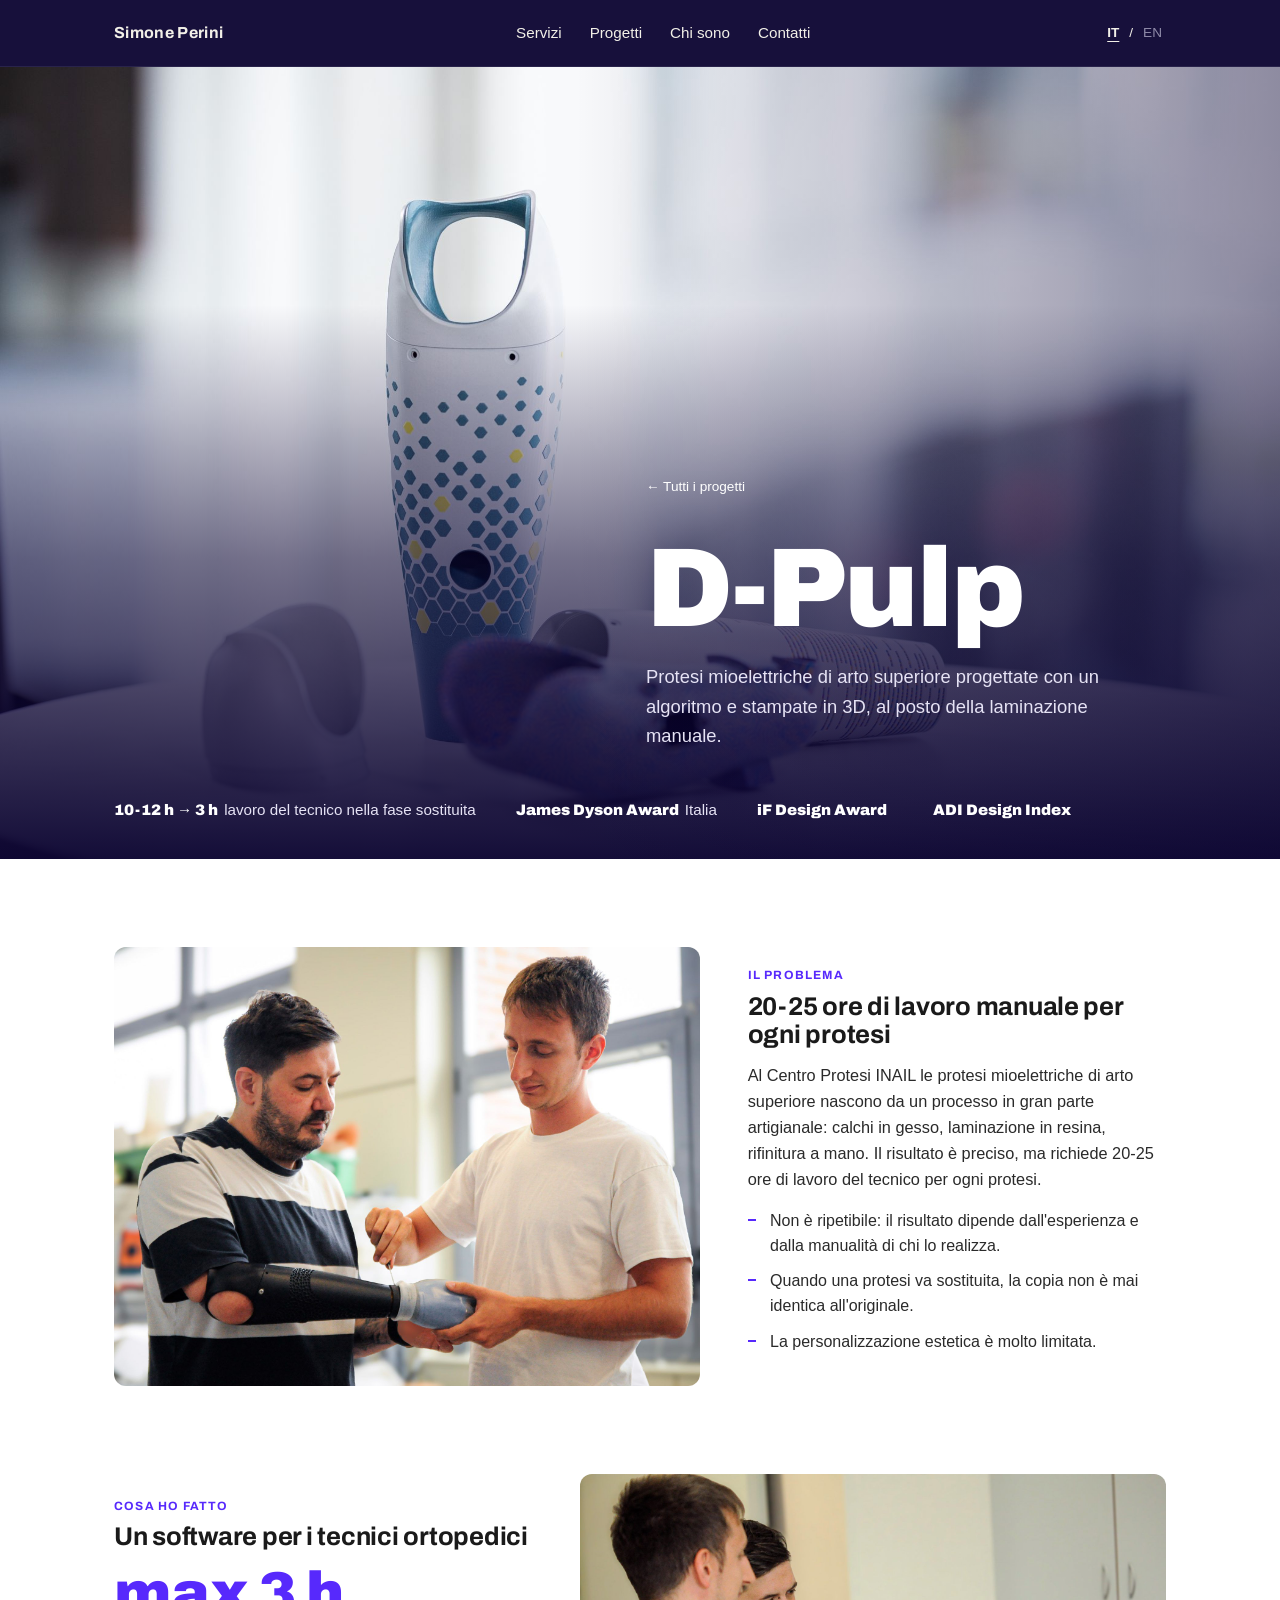
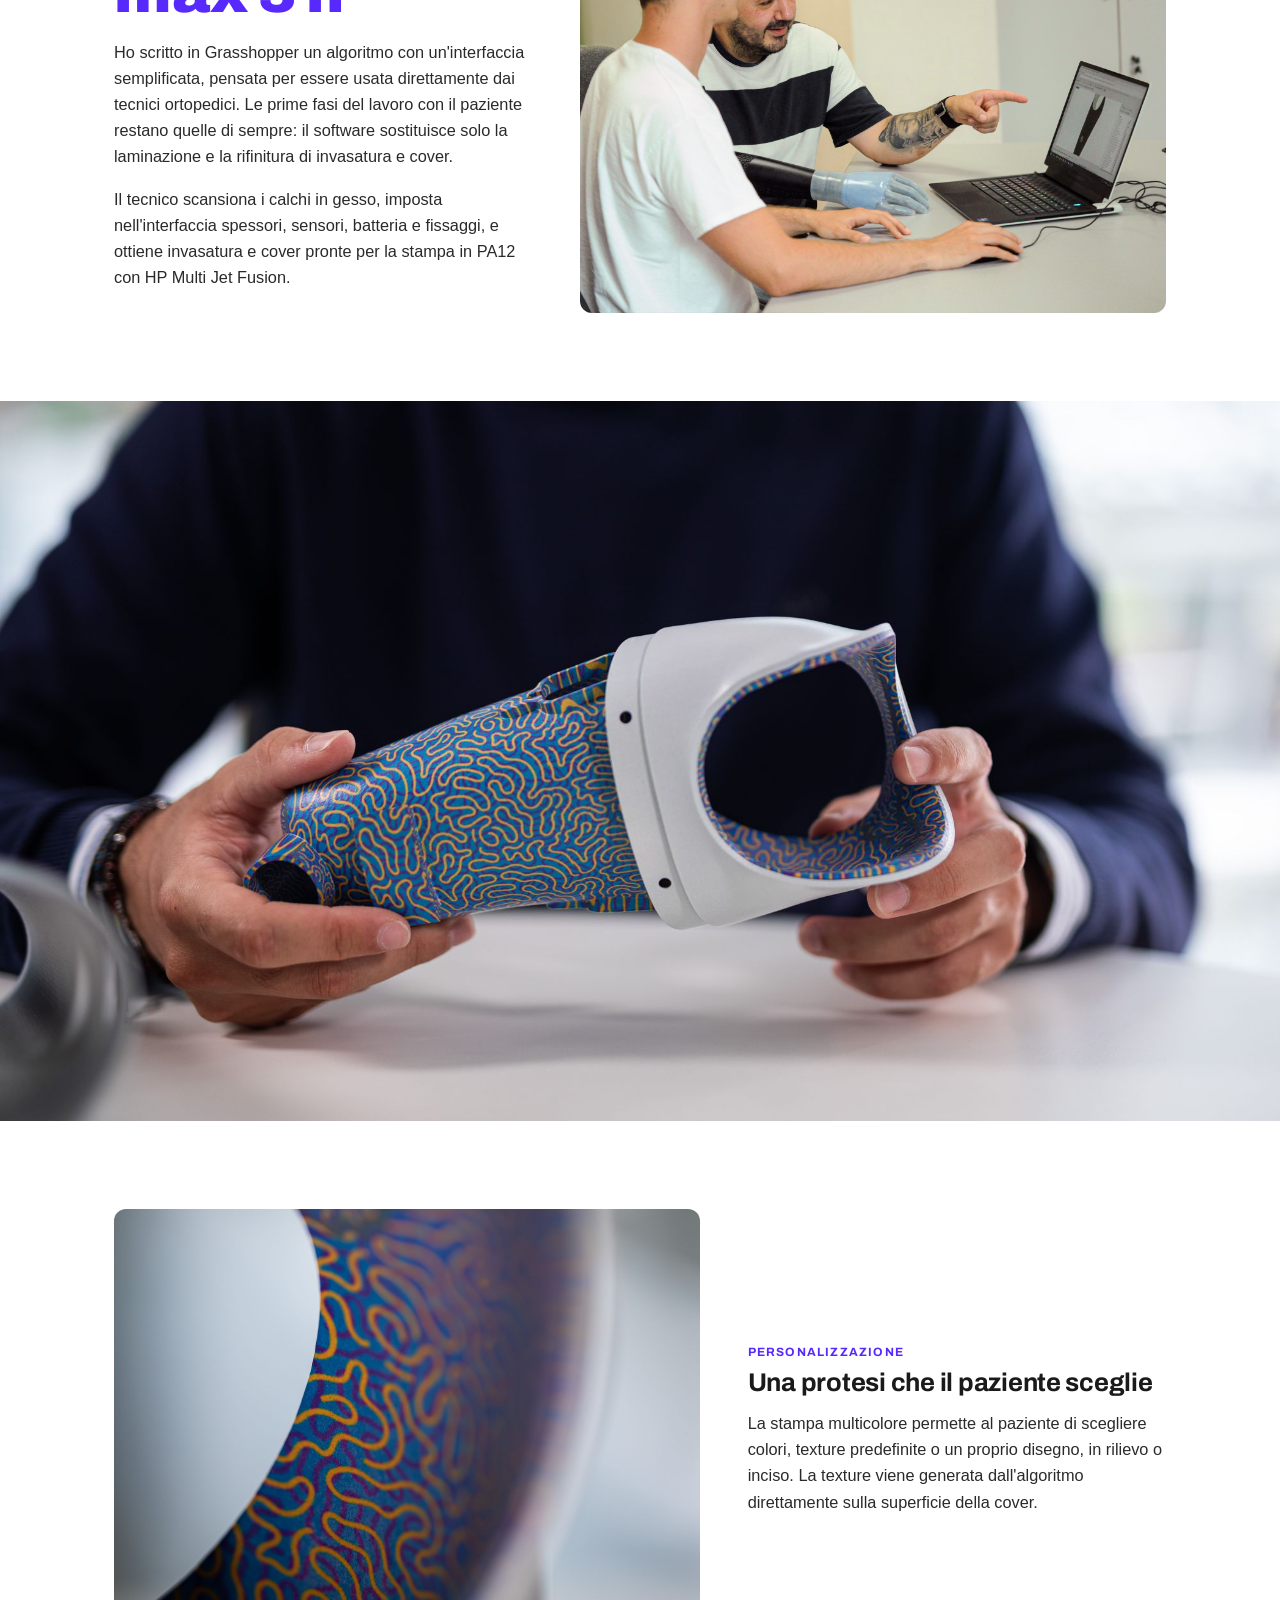
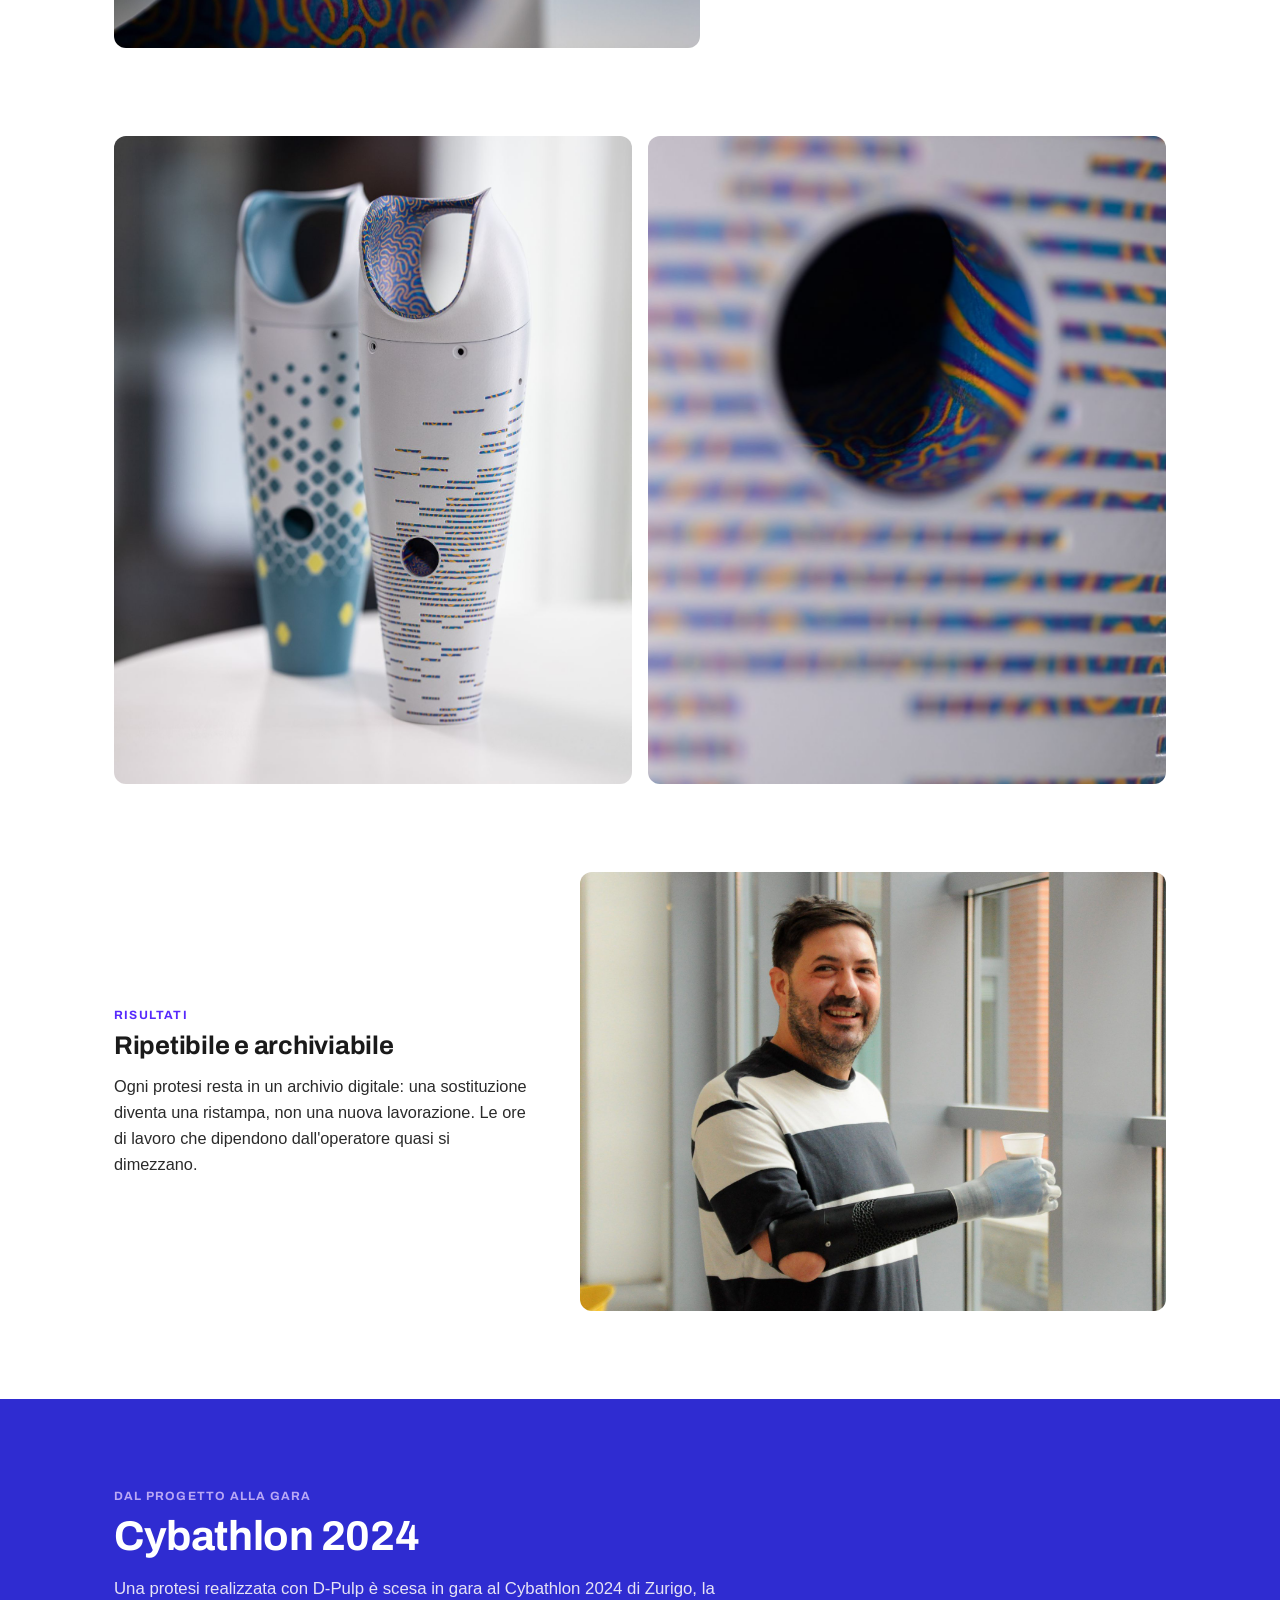
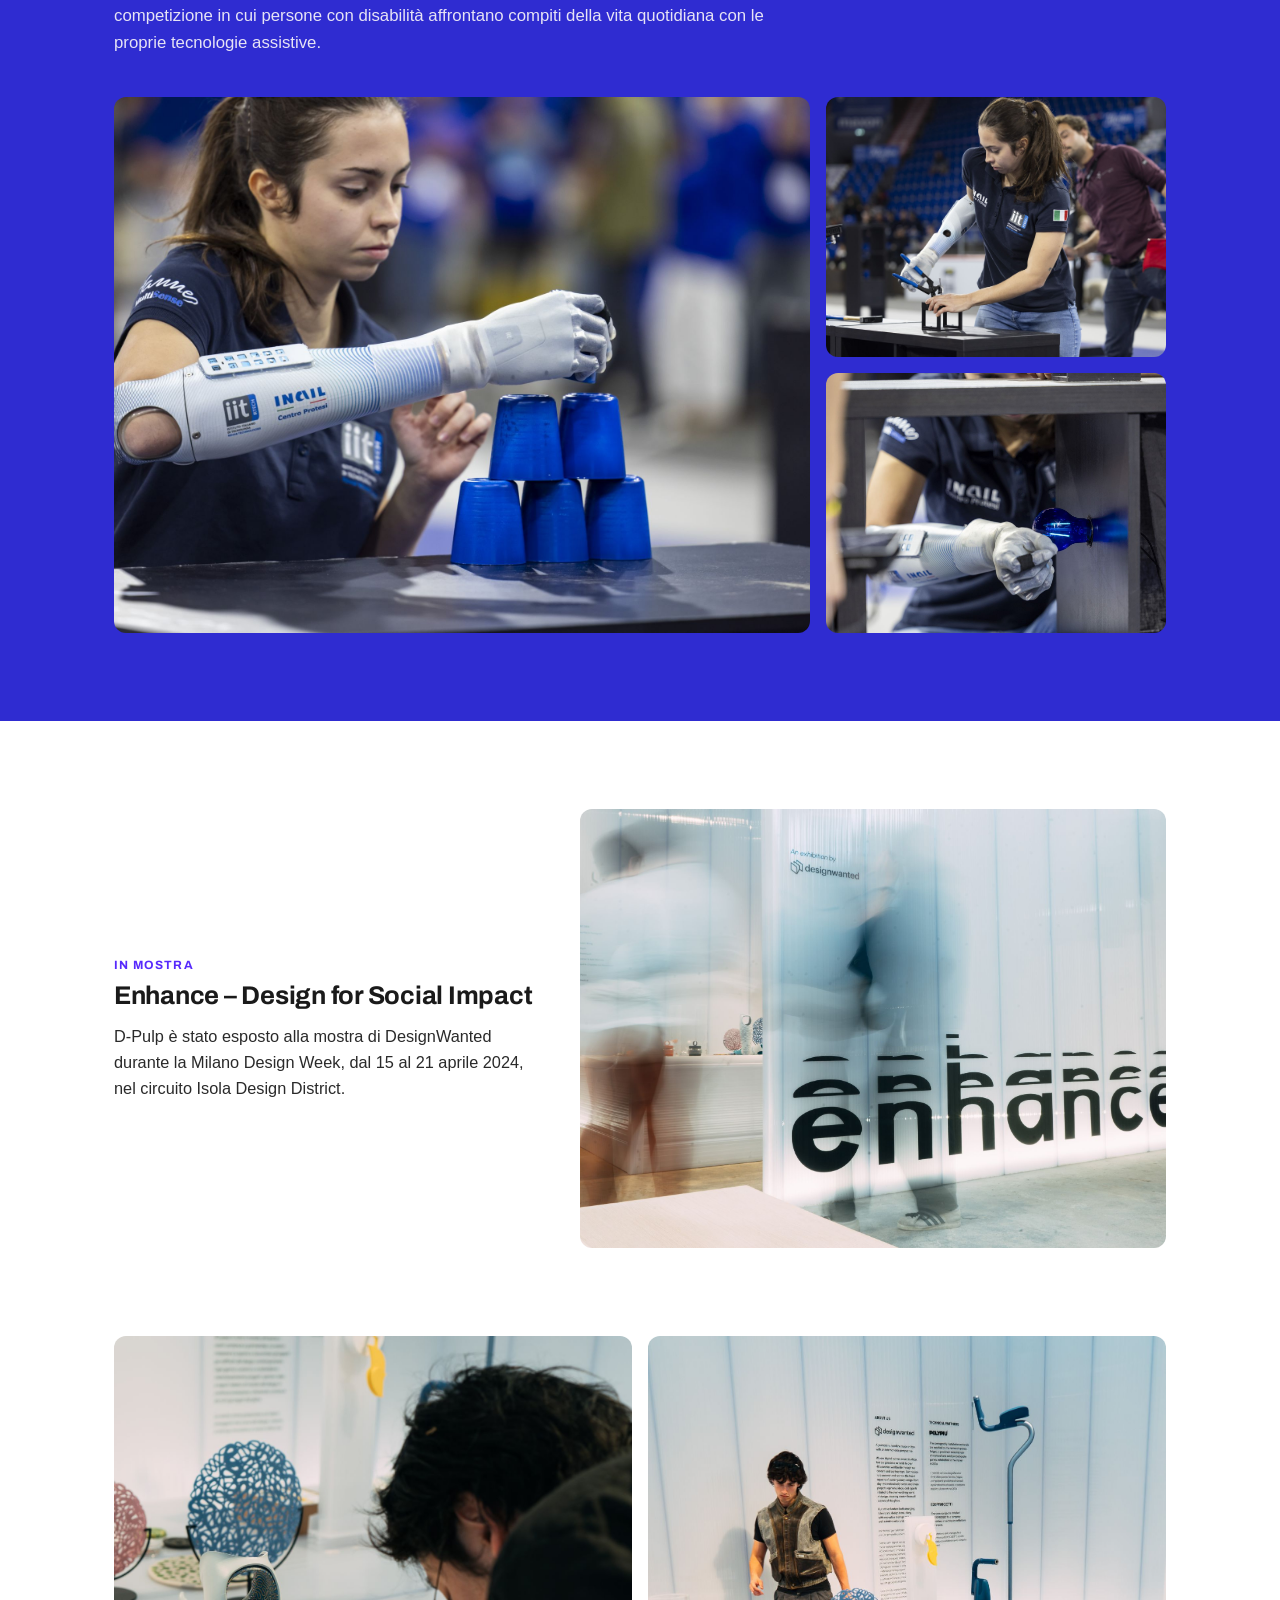
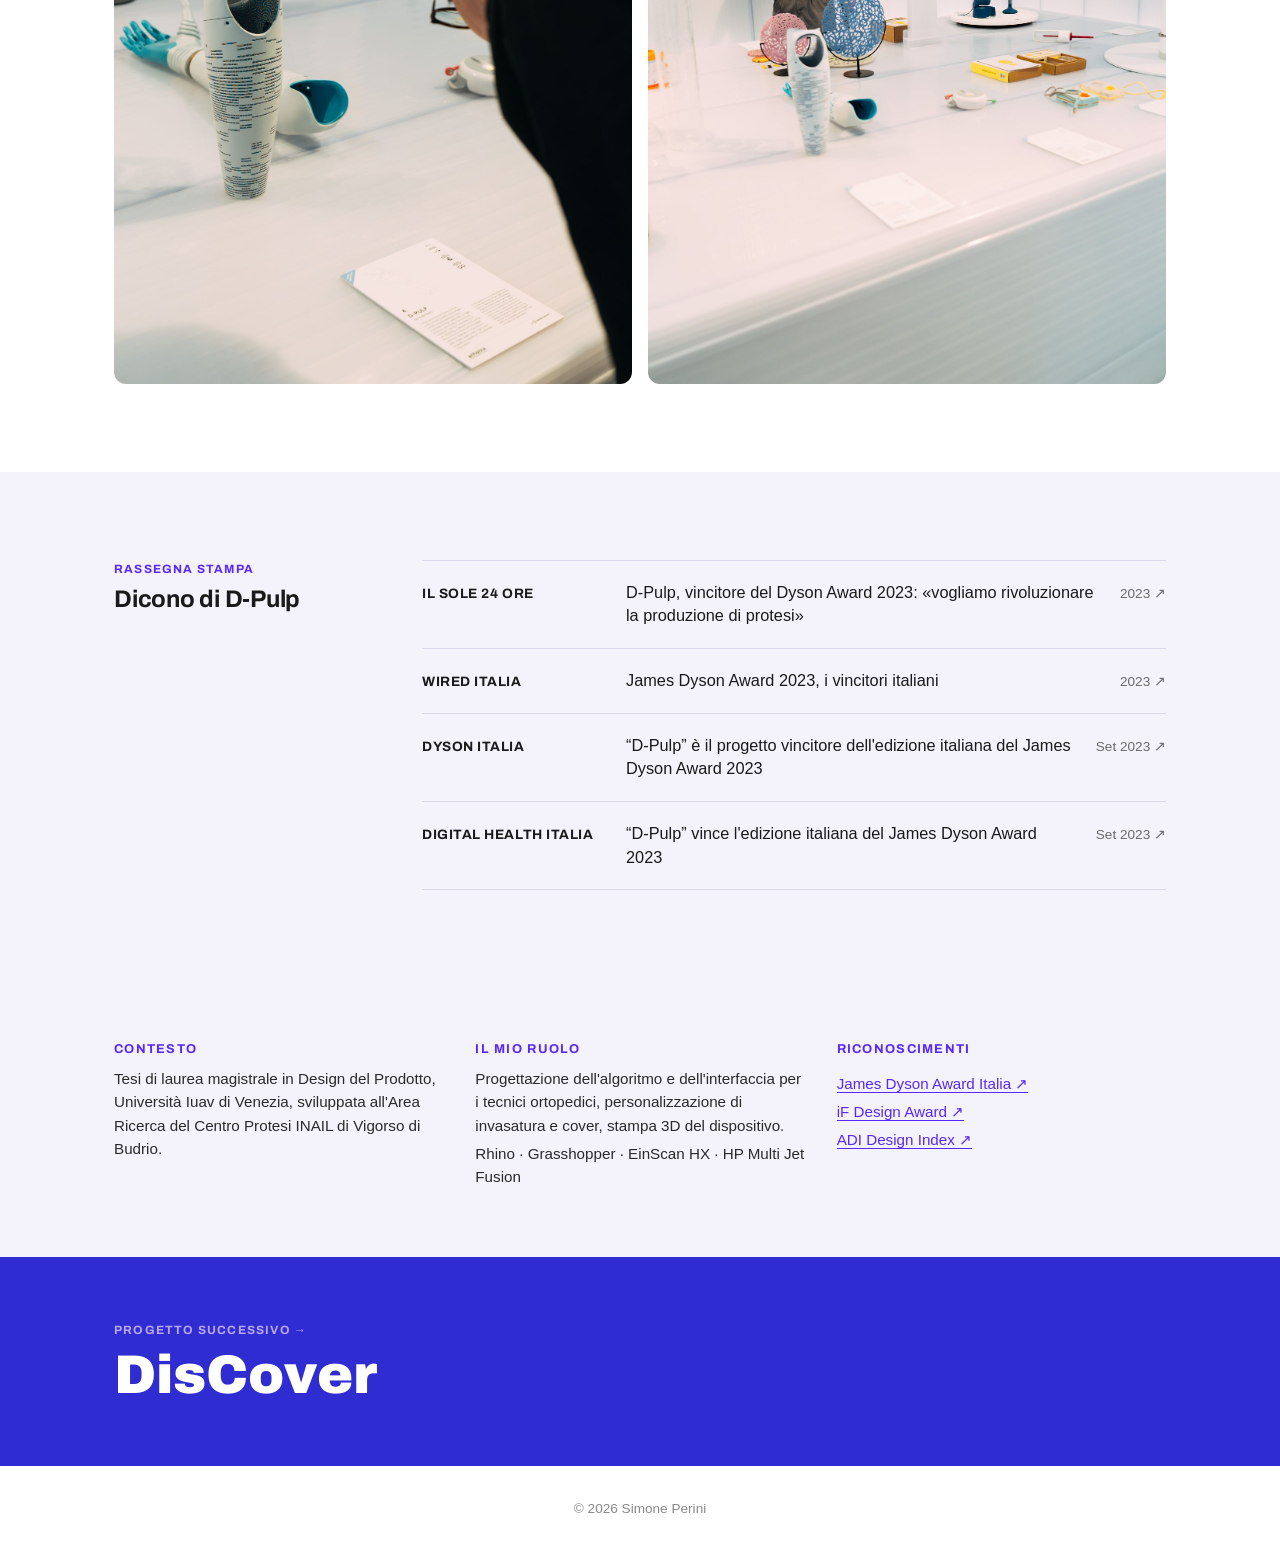
<file: progetti/d-pulp.html>
<!DOCTYPE html>
<html lang="it">
<head>
<meta charset="UTF-8">
<meta name="viewport" content="width=device-width, initial-scale=1.0">
<title>D-Pulp — Simone Perini</title>
<meta name="description" content="D-Pulp: sistema parametrico per progettare e stampare in 3D protesi mioelettriche di arto superiore al Centro Protesi INAIL.">
<link rel="stylesheet" href="../fonts/fonts.css">
<link rel="stylesheet" href="../style.css">
<link rel="stylesheet" href="progetto.css">
</head>
<body class="project-page">

<header class="site-header">
  <div class="header-inner">
    <a href="../index.html" class="logo">Simone Perini</a>
    <nav class="main-nav">
      <a href="../index.html#servizi"><span class="it">Servizi</span><span class="en" hidden>Services</span></a>
      <a href="../index.html#progetti"><span class="it">Progetti</span><span class="en" hidden>Projects</span></a>
      <a href="../index.html#chi-sono"><span class="it">Chi sono</span><span class="en" hidden>About</span></a>
      <a href="../index.html#contatti"><span class="it">Contatti</span><span class="en" hidden>Contact</span></a>
    </nav>
    <div class="lang-switch">
      <button id="lang-it" class="lang-btn active" type="button">IT</button>
      <span aria-hidden="true">/</span>
      <button id="lang-en" class="lang-btn" type="button">EN</button>
    </div>
  </div>
</header>

<main>

  <section class="pv-hero pv-hero--right">
    <img src="../images/progetti/d-pulp/prodotto-componenti.jpg" alt="Una cover D-Pulp con texture a esagoni in piedi e una seconda protesi scomposta sul tavolo">
    <div class="wrap">
      <a class="back-link" href="../index.html#progetti"><span class="it">← Tutti i progetti</span><span class="en" hidden>← All projects</span></a>
      <h1>D-Pulp</h1>
      <p><span class="it">Protesi mioelettriche di arto superiore progettate con un algoritmo e stampate in 3D, al posto della laminazione manuale.</span><span class="en" hidden>Myoelectric upper-limb prostheses designed with an algorithm and 3D printed, replacing manual lamination.</span></p>
    </div>
    <div class="wrap pv-facts">
      <span><b>10-12 h → 3 h</b><span class="it">lavoro del tecnico nella fase sostituita</span><span class="en" hidden>technician time in the replaced phase</span></span>
      <span><b>James Dyson Award</b><span class="it">Italia</span><span class="en" hidden>Italy</span></span>
      <span><b>iF Design Award</b></span>
      <span><b>ADI Design Index</b></span>
    </div>
  </section>


  <div class="wrap">
    <section class="pv-row">
      <figure class="p-figure"><img src="../images/progetti/d-pulp/contesto-prova-tecnico.jpg" alt="Un tecnico ortopedico regola la protesi D-Pulp sul paziente" loading="lazy"></figure>
      <div class="pv-text">
        <span class="p-kicker"><span class="it">Il problema</span><span class="en" hidden>The problem</span></span>
        <h2><span class="it">20-25 ore di lavoro manuale per ogni protesi</span><span class="en" hidden>20-25 hours of manual work per prosthesis</span></h2>
        <p><span class="it">Al Centro Protesi INAIL le protesi mioelettriche di arto superiore nascono da un processo in gran parte artigianale: calchi in gesso, laminazione in resina, rifinitura a mano. Il risultato è preciso, ma richiede 20-25 ore di lavoro del tecnico per ogni protesi.</span><span class="en" hidden>At Centro Protesi INAIL, myoelectric upper-limb prostheses come from a largely handcrafted process: plaster casts, resin lamination, hand finishing. The result is precise, but it takes 20-25 hours of technician work for each prosthesis.</span></p>
        <ul class="p-list">
            <li><span class="it">Non è ripetibile: il risultato dipende dall'esperienza e dalla manualità di chi lo realizza.</span><span class="en" hidden>It isn't repeatable: the result depends on the experience and manual skill of whoever makes it.</span></li>
            <li><span class="it">Quando una protesi va sostituita, la copia non è mai identica all'originale.</span><span class="en" hidden>When a prosthesis needs replacing, the copy is never identical to the original.</span></li>
            <li><span class="it">La personalizzazione estetica è molto limitata.</span><span class="en" hidden>Aesthetic customization is very limited.</span></li>
          </ul>
      </div>
    </section>

    <section class="pv-row reverse">
      <figure class="p-figure"><img src="../images/progetti/d-pulp/contesto-computer.jpg" alt="Tecnico e paziente rivedono il modello 3D della protesi al computer" loading="lazy"></figure>
      <div class="pv-text">
        <span class="p-kicker"><span class="it">Cosa ho fatto</span><span class="en" hidden>What I did</span></span>
        <h2><span class="it">Un software per i tecnici ortopedici</span><span class="en" hidden>A software tool for orthopedic technicians</span></h2>
        <span class="pv-big">max 3 h</span>
        <p><span class="it">Ho scritto in Grasshopper un algoritmo con un'interfaccia semplificata, pensata per essere usata direttamente dai tecnici ortopedici. Le prime fasi del lavoro con il paziente restano quelle di sempre: il software sostituisce solo la laminazione e la rifinitura di invasatura e cover.</span><span class="en" hidden>I wrote a Grasshopper algorithm with a simplified interface, designed to be used directly by orthopedic technicians. The first steps of working with the patient stay the same: the software only replaces the lamination and finishing of socket and cover.</span></p>
        <p><span class="it">Il tecnico scansiona i calchi in gesso, imposta nell'interfaccia spessori, sensori, batteria e fissaggi, e ottiene invasatura e cover pronte per la stampa in PA12 con HP Multi Jet Fusion.</span><span class="en" hidden>The technician scans the plaster casts, sets thicknesses, sensors, battery and fastenings in the interface, and gets a socket and cover ready to print in PA12 with HP Multi Jet Fusion.</span></p>
      </div>
    </section>
  </div>

  <img class="pv-full" src="../images/progetti/d-pulp/prodotto-mani-texture.jpg" alt="Invasatura D-Pulp con texture organica blu e arancio, tenuta tra le mani" loading="lazy">

  <div class="wrap">
    <section class="pv-row">
      <figure class="p-figure"><img src="../images/progetti/d-pulp/prodotto-macro-texture.jpg" alt="Macro della texture stampata a colori all'interno dell'invasatura" loading="lazy"></figure>
      <div class="pv-text">
        <span class="p-kicker"><span class="it">Personalizzazione</span><span class="en" hidden>Customization</span></span>
        <h2><span class="it">Una protesi che il paziente sceglie</span><span class="en" hidden>A prosthesis the patient chooses</span></h2>
        <p><span class="it">La stampa multicolore permette al paziente di scegliere colori, texture predefinite o un proprio disegno, in rilievo o inciso. La texture viene generata dall'algoritmo direttamente sulla superficie della cover.</span><span class="en" hidden>Multicolor printing lets the patient choose colors, preset textures or their own drawing, embossed or engraved. The algorithm generates the texture directly on the cover surface.</span></p>
      </div>
    </section>

    <div class="pv-duo">
      <figure class="p-figure"><img src="../images/progetti/d-pulp/prodotto-due-cover.jpg" alt="Due cover D-Pulp con texture diverse" loading="lazy"></figure>
      <figure class="p-figure"><img src="../images/progetti/d-pulp/prodotto-macro-foro.jpg" alt="Dettaglio del foro della cover con la texture interna" loading="lazy"></figure>
    </div>

    <section class="pv-row reverse">
      <figure class="p-figure"><img src="../images/progetti/d-pulp/contesto-caffe.jpg" alt="Il paziente regge un bicchiere con la protesi D-Pulp" loading="lazy"></figure>
      <div class="pv-text">
        <span class="p-kicker"><span class="it">Risultati</span><span class="en" hidden>Results</span></span>
        <h2><span class="it">Ripetibile e archiviabile</span><span class="en" hidden>Repeatable and archivable</span></h2>
        <p><span class="it">Ogni protesi resta in un archivio digitale: una sostituzione diventa una ristampa, non una nuova lavorazione. Le ore di lavoro che dipendono dall'operatore quasi si dimezzano.</span><span class="en" hidden>Every prosthesis is kept in a digital archive: a replacement becomes a reprint, not a new build. Operator-dependent working hours are almost halved.</span></p>
      </div>
    </section>
  </div>

  <section class="pv-event">
    <div class="wrap">
      <span class="p-kicker"><span class="it">Dal progetto alla gara</span><span class="en" hidden>From project to competition</span></span>
      <h2>Cybathlon 2024</h2>
      <p class="ev-intro"><span class="it">Una protesi realizzata con D-Pulp è scesa in gara al Cybathlon 2024 di Zurigo, la competizione in cui persone con disabilità affrontano compiti della vita quotidiana con le proprie tecnologie assistive.</span><span class="en" hidden>A prosthesis made with D-Pulp competed at Cybathlon 2024 in Zurich, the competition where people with disabilities take on everyday tasks using their own assistive technology.</span></p>
      <div class="ev-grid">
        <figure class="p-figure ev-main"><img src="../images/progetti/d-pulp/cybathlon-bicchieri.jpg" alt="Un'atleta impila bicchieri blu con la protesi durante il Cybathlon 2024" loading="lazy"></figure>
        <figure class="p-figure"><img src="../images/progetti/d-pulp/cybathlon-pinza.jpg" alt="L'atleta usa una pinza con la protesi e tiene fermo il supporto con l'arto sano, Cybathlon 2024" loading="lazy"></figure>
        <figure class="p-figure"><img src="../images/progetti/d-pulp/cybathlon-lampadina.jpg" alt="Prova della lampadina al Cybathlon 2024" loading="lazy"></figure>
      </div>
    </div>
  </section>


  <section class="pv-press">
    <div class="wrap"><div class="pv-row reverse">
      <figure class="p-figure"><img src="../images/progetti/d-pulp/mostra-enhance-ingresso.jpg" alt="Ingresso della mostra Enhance di DesignWanted alla Milano Design Week 2024" loading="lazy"></figure>
      <div class="pv-text">
        <span class="p-kicker"><span class="it">In mostra</span><span class="en" hidden>Exhibited</span></span>
        <h2>Enhance – Design for Social Impact</h2>
        <p><span class="it">D-Pulp è stato esposto alla mostra di DesignWanted durante la Milano Design Week, dal 15 al 21 aprile 2024, nel circuito Isola Design District.</span><span class="en" hidden>D-Pulp was shown at the DesignWanted exhibition during Milan Design Week, 15-21 April 2024, in the Isola Design District circuit.</span></p>
      </div>
    </div></div>
    <div class="wrap"><div class="pv-duo">
      <figure class="p-figure"><img src="../images/progetti/d-pulp/mostra-enhance-visitatore.jpg" alt="Un visitatore osserva D-Pulp esposto alla mostra Enhance" loading="lazy"></figure>
      <figure class="p-figure"><img src="../images/progetti/d-pulp/mostra-enhance-tavolo.jpg" alt="Il tavolo espositivo della mostra Enhance con D-Pulp in primo piano" loading="lazy"></figure>
    </div></div>
  </section>

  <section class="p-section p-press">
    <div class="wrap p-split">
      <div><span class="p-kicker"><span class="it">Rassegna stampa</span><span class="en" hidden>Press</span></span><h2><span class="it">Dicono di D-Pulp</span><span class="en" hidden>D-Pulp in the press</span></h2></div>
      <ul class="press-list">
        <li><a href="https://www.ilsole24ore.com/art/d-pulp-vincitore-dyson-award-2023-vogliamo-rivoluzionare-produzione-protesi-AFGBhpRB" target="_blank" rel="noopener"><span class="press-src">Il Sole 24 Ore</span><span class="press-title">D-Pulp, vincitore del Dyson Award 2023: «vogliamo rivoluzionare la produzione di protesi»</span><span class="press-date">2023 ↗</span></a></li>
        <li><a href="https://www.wired.it/article/james-dyson-award-2023-vincitori-italia/" target="_blank" rel="noopener"><span class="press-src">Wired Italia</span><span class="press-title">James Dyson Award 2023, i vincitori italiani</span><span class="press-date">2023 ↗</span></a></li>
        <li><a href="https://www.dyson.it/discover/sostenibilita/james-dyson-award/james-dyson-award-2023-vincitore-italiano" target="_blank" rel="noopener"><span class="press-src">Dyson Italia</span><span class="press-title">“D-Pulp” è il progetto vincitore dell'edizione italiana del James Dyson Award 2023</span><span class="press-date"><span class="it">Set</span><span class="en" hidden>Sep</span> 2023 ↗</span></a></li>
        <li><a href="https://digitalhealthitalia.com/d-pulp-vince-ledizione-italiana-del-james-dyson-award-2023/" target="_blank" rel="noopener"><span class="press-src">Digital Health Italia</span><span class="press-title">“D-Pulp” vince l'edizione italiana del James Dyson Award 2023</span><span class="press-date"><span class="it">Set</span><span class="en" hidden>Sep</span> 2023 ↗</span></a></li>
      </ul>
    </div>
  </section>

  <section class="p-credits">
    <div class="wrap credits-grid">
      <div>
        <h3><span class="it">Contesto</span><span class="en" hidden>Context</span></h3>
        <p><span class="it">Tesi di laurea magistrale in Design del Prodotto, Università Iuav di Venezia, sviluppata all'Area Ricerca del Centro Protesi INAIL di Vigorso di Budrio.</span><span class="en" hidden>Master's thesis in Product Design, Iuav University of Venice, developed at the Research Area of Centro Protesi INAIL in Vigorso di Budrio.</span></p>
      </div>
      <div>
        <h3><span class="it">Il mio ruolo</span><span class="en" hidden>My role</span></h3>
        <p><span class="it">Progettazione dell'algoritmo e dell'interfaccia per i tecnici ortopedici, personalizzazione di invasatura e cover, stampa 3D del dispositivo.</span><span class="en" hidden>Design of the algorithm and the interface for orthopedic technicians, socket and cover customization, 3D printing of the device.</span></p>
        <p>Rhino · Grasshopper · EinScan HX · HP Multi Jet Fusion</p>
      </div>
      <div>
        <h3><span class="it">Riconoscimenti</span><span class="en" hidden>Awards</span></h3>
        <ul>
          <li><a class="p-link" href="https://www.jamesdysonaward.org/it-IT/2023/project/d-pulp-digital-process-for-upper-limb-prosthetics" target="_blank" rel="noopener"><span class="it">James Dyson Award Italia</span><span class="en" hidden>James Dyson Award Italy</span> ↗</a></li>
          <li><a class="p-link" href="https://ifdesign.com/en/winner-ranking/project/d-pulp/676751" target="_blank" rel="noopener">iF Design Award ↗</a></li>
          <li><a class="p-link" href="https://www.adi-design.org/2022_z00794" target="_blank" rel="noopener">ADI Design Index ↗</a></li>
        </ul>
      </div>
    </div>
  </section>

  <a class="p-next" href="discover.html">
    <div class="wrap">
      <span class="p-kicker"><span class="it">Progetto successivo →</span><span class="en" hidden>Next project →</span></span>
      <strong>DisCover</strong>
    </div>
  </a>

</main>

<footer class="site-footer">
  <p>&copy; 2026 Simone Perini</p>
</footer>

<script src="../script.js"></script>
</body>
</html>
</file>
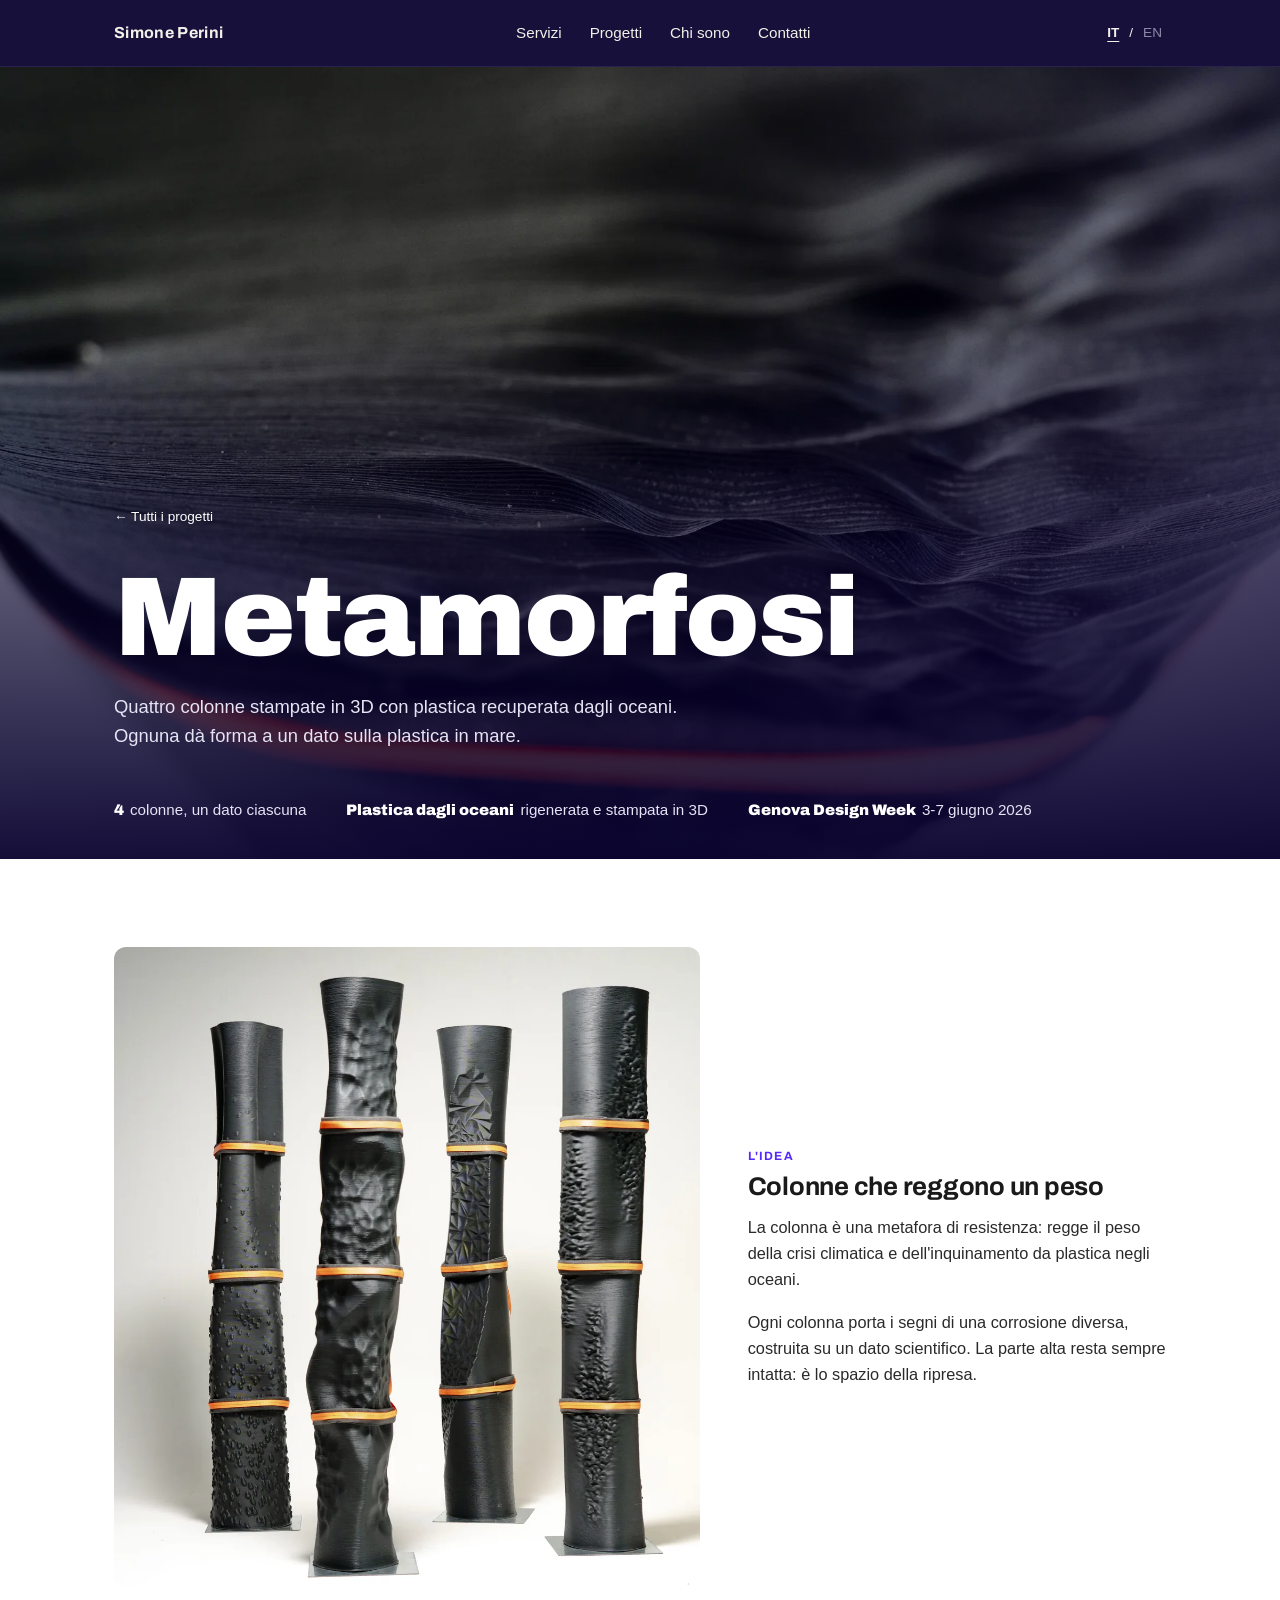
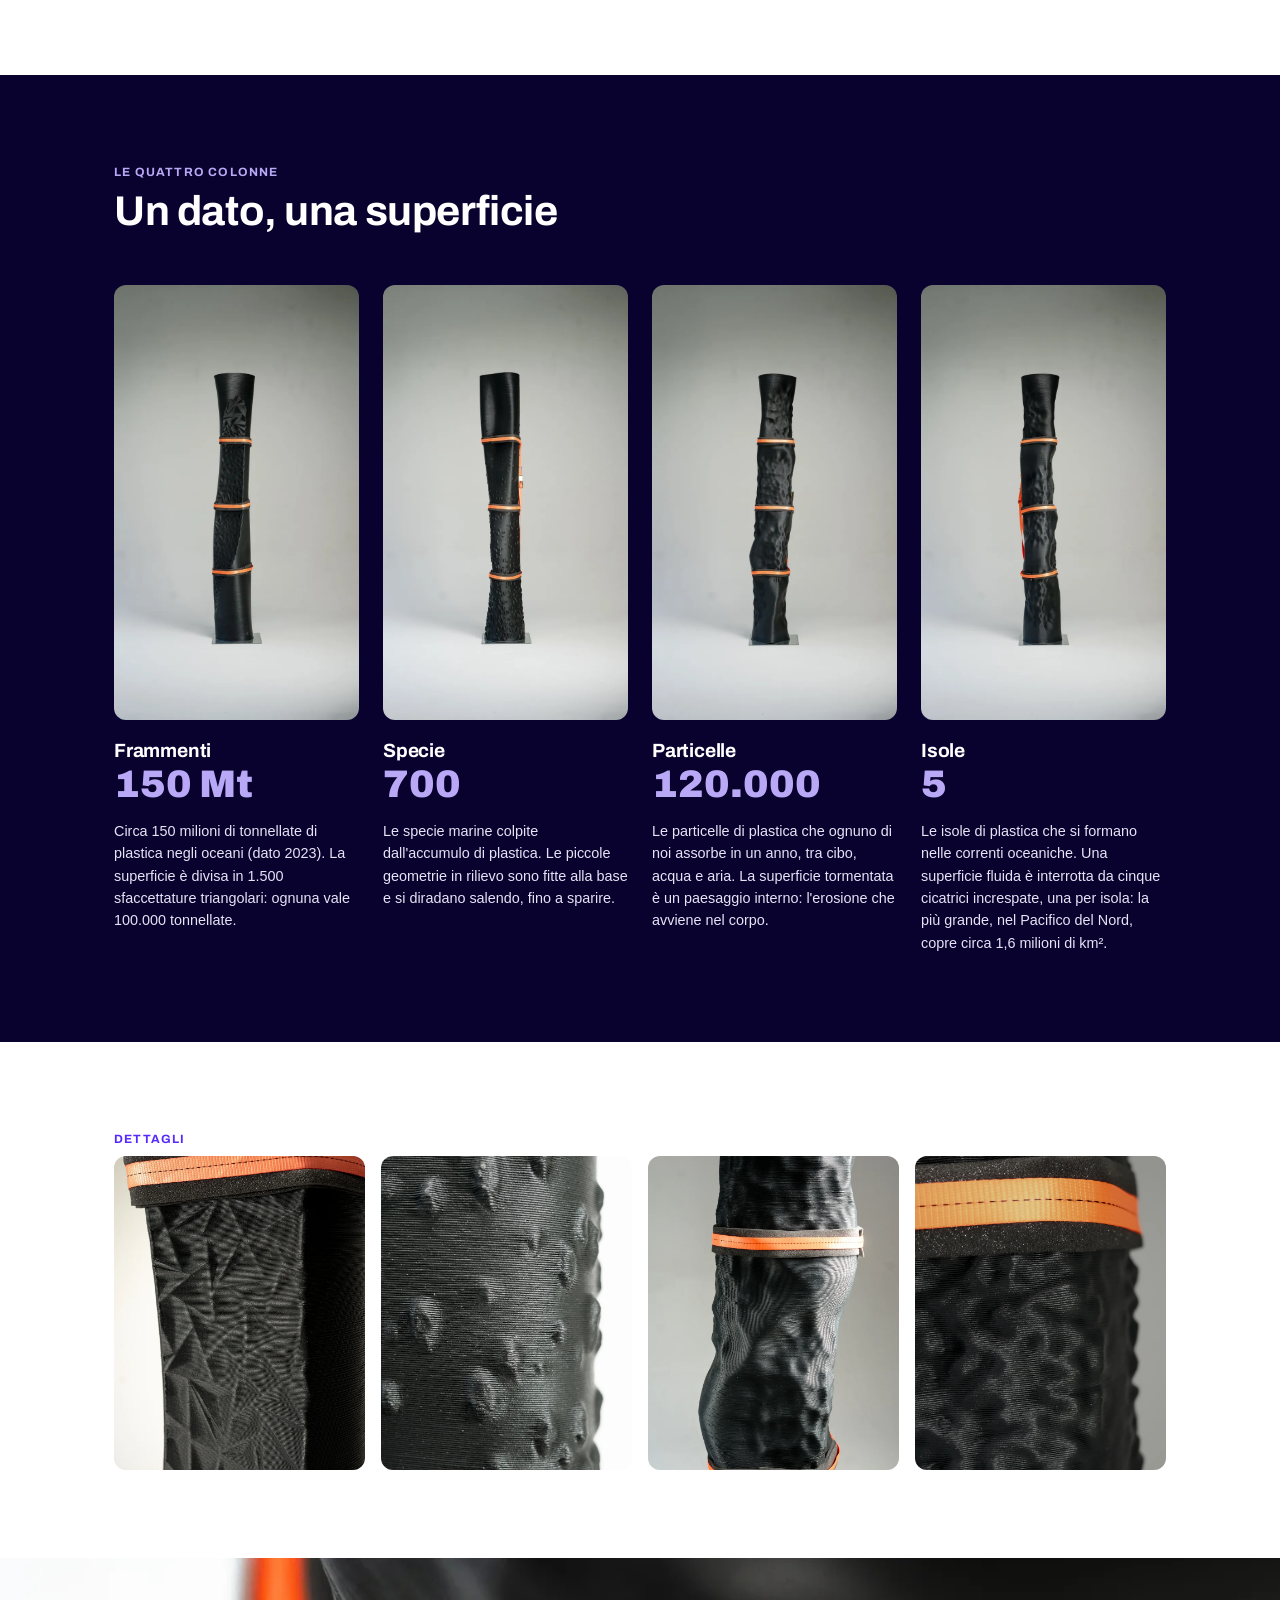
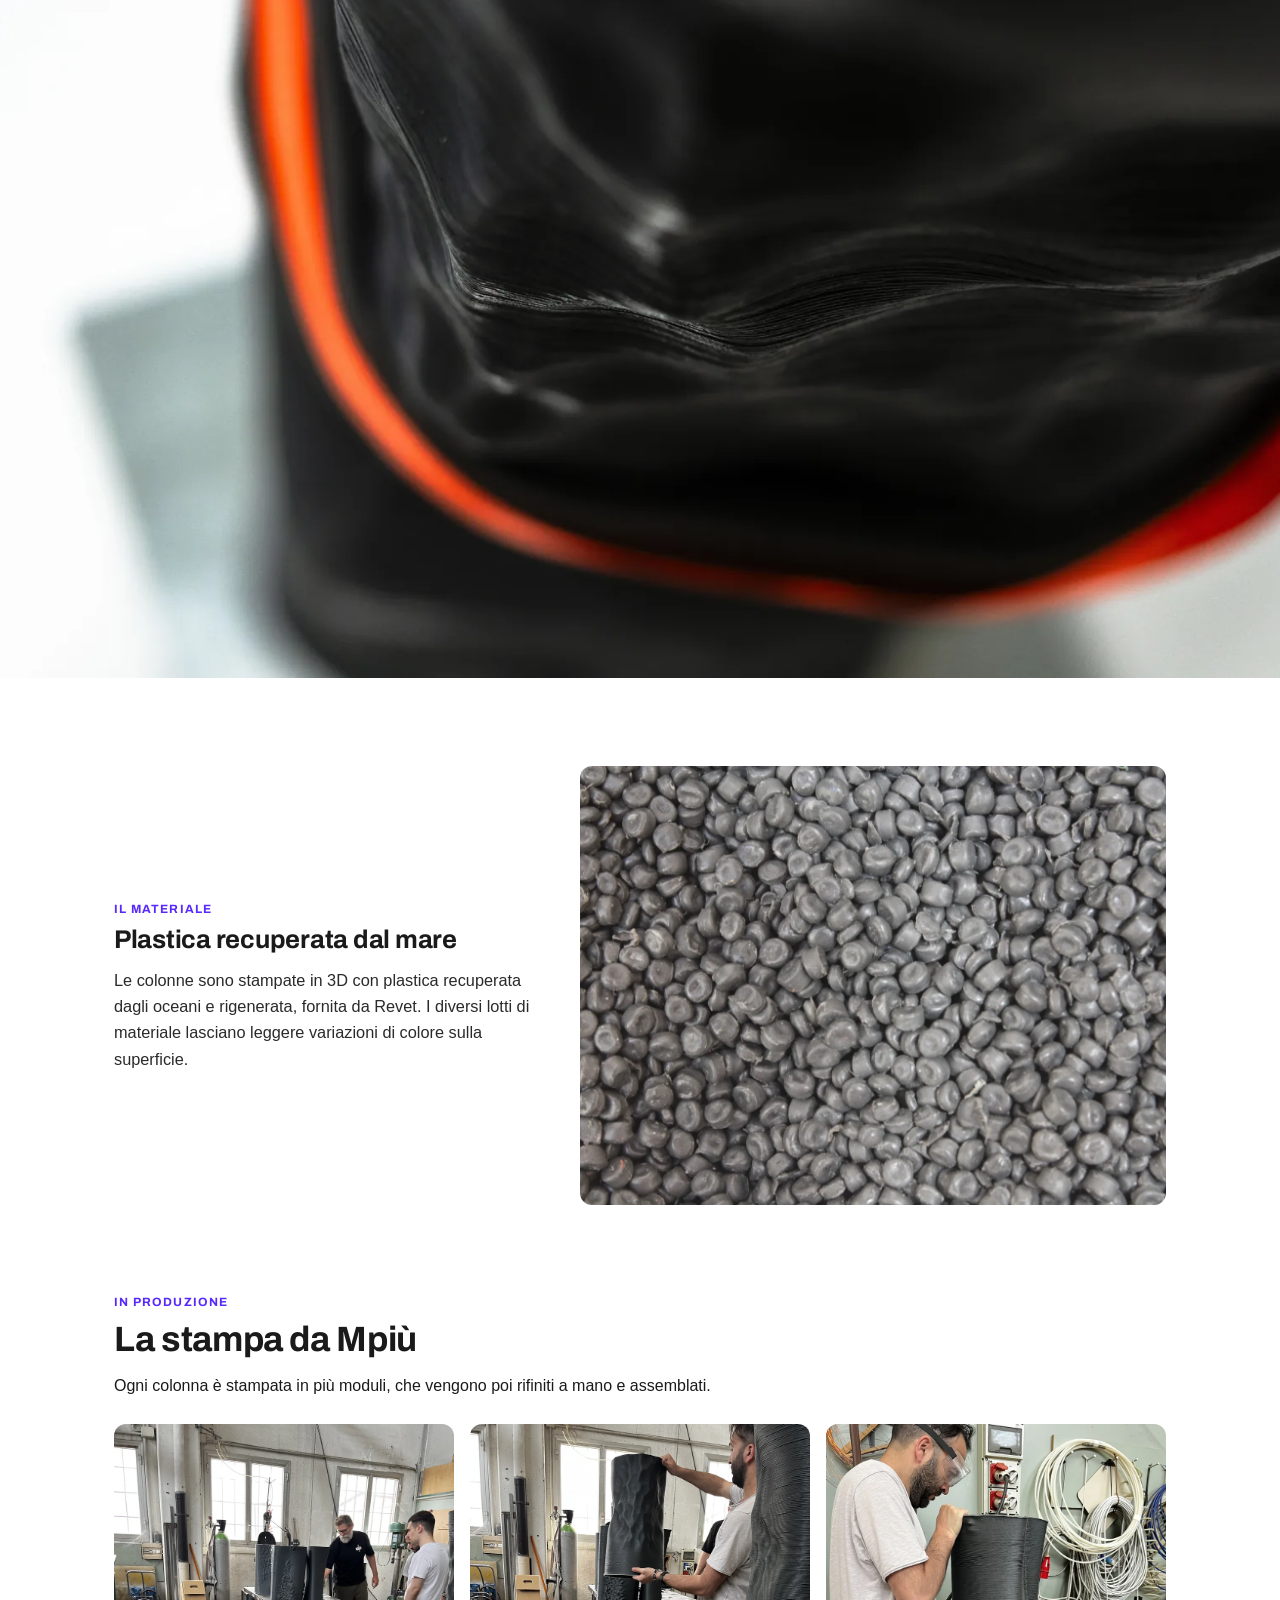
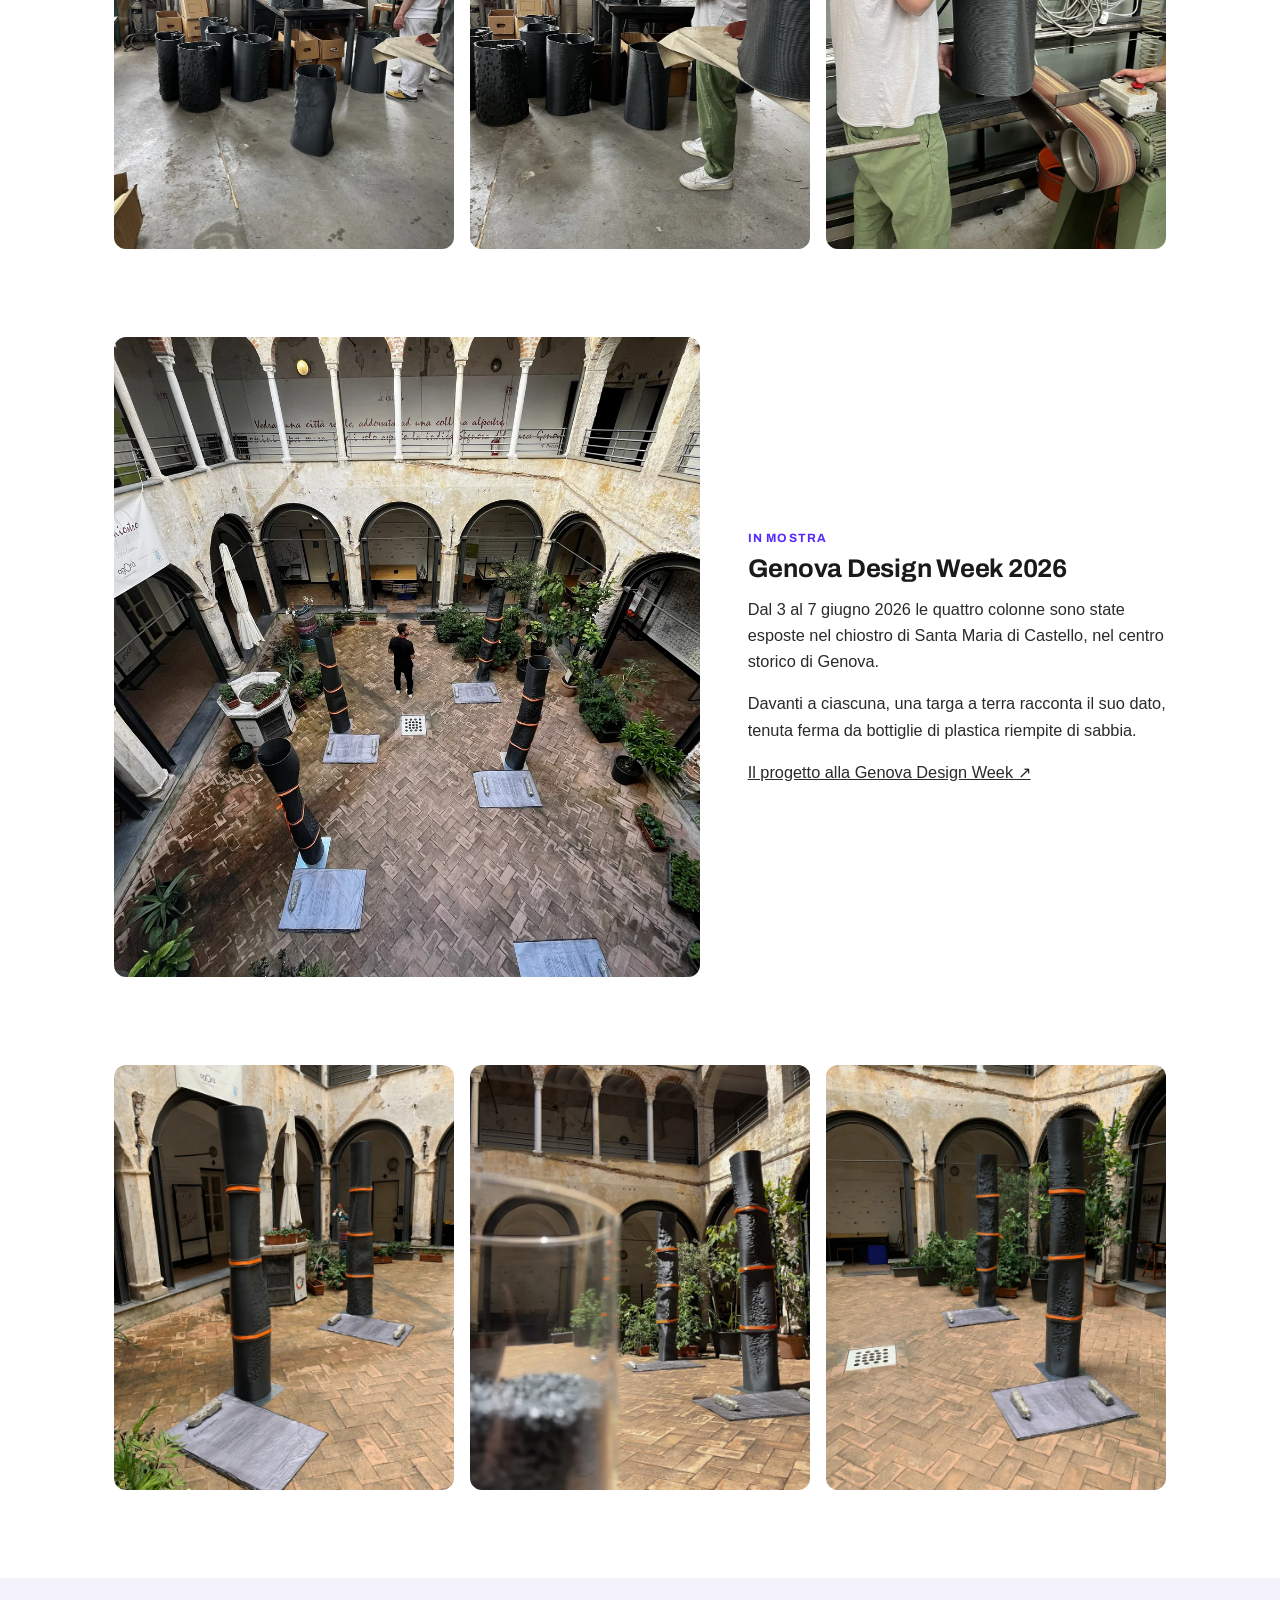
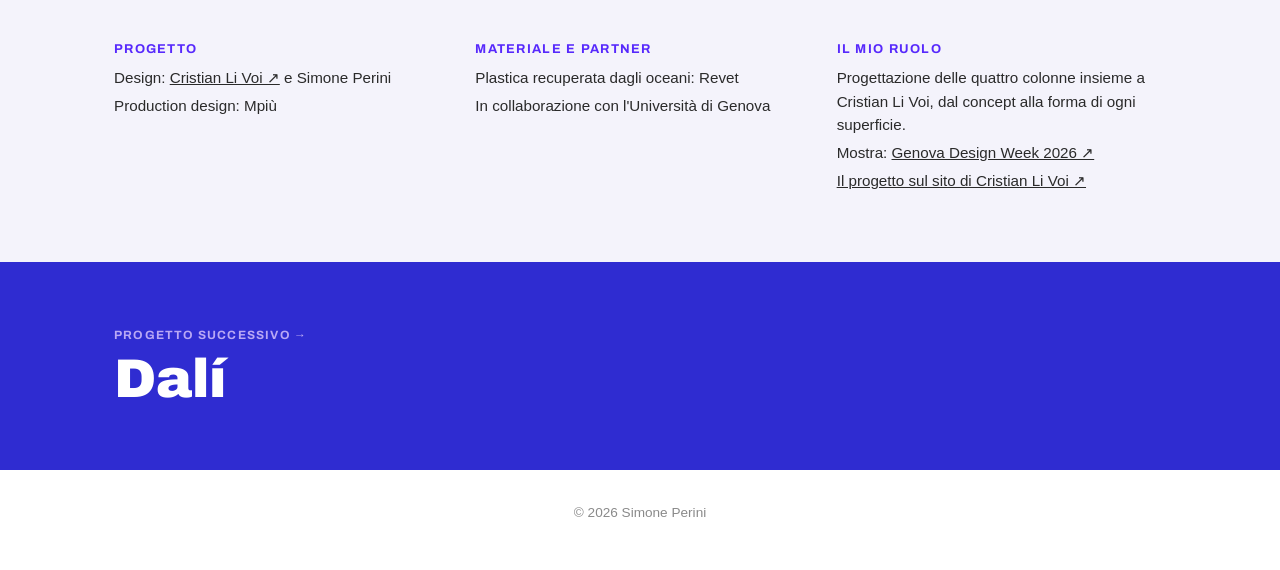
<file: progetti/metamorfosi.html>
<!DOCTYPE html>
<html lang="it">
<head>
<meta charset="UTF-8">
<meta name="viewport" content="width=device-width, initial-scale=1.0">
<title>Metamorfosi — Simone Perini</title>
<meta name="description" content="Metamorfosi: quattro colonne stampate in 3D con plastica recuperata dagli oceani, ognuna costruita su un dato della crisi della plastica in mare.">
<link rel="stylesheet" href="../fonts/fonts.css">
<link rel="stylesheet" href="../style.css">
<link rel="stylesheet" href="progetto.css">
</head>
<body class="project-page">

<header class="site-header">
  <div class="header-inner">
    <a href="../index.html" class="logo">Simone Perini</a>
    <nav class="main-nav">
      <a href="../index.html#servizi"><span class="it">Servizi</span><span class="en" hidden>Services</span></a>
      <a href="../index.html#progetti"><span class="it">Progetti</span><span class="en" hidden>Projects</span></a>
      <a href="../index.html#chi-sono"><span class="it">Chi sono</span><span class="en" hidden>About</span></a>
      <a href="../index.html#contatti"><span class="it">Contatti</span><span class="en" hidden>Contact</span></a>
    </nav>
    <div class="lang-switch">
      <button id="lang-it" class="lang-btn active" type="button">IT</button>
      <span aria-hidden="true">/</span>
      <button id="lang-en" class="lang-btn" type="button">EN</button>
    </div>
  </div>
</header>

<main>

  <section class="pv-hero pv-hero--meta">
    <img src="../images/progetti/metamorfosi/hero.webp" alt="Dettaglio degli strati di stampa che seguono le deformazioni di una colonna">
    <div class="wrap">
      <a class="back-link" href="../index.html#progetti"><span class="it">← Tutti i progetti</span><span class="en" hidden>← All projects</span></a>
      <h1>Metamorfosi</h1>
      <p><span class="it">Quattro colonne stampate in 3D con plastica recuperata dagli oceani. Ognuna dà forma a un dato sulla plastica in mare.</span><span class="en" hidden>Four columns 3D printed in plastic recovered from the oceans. Each one gives shape to a figure about plastic at sea.</span></p>
    </div>
    <div class="wrap pv-facts">
      <span><b>4</b><span class="it">colonne, un dato ciascuna</span><span class="en" hidden>columns, one figure each</span></span>
      <span><b><span class="it">Plastica dagli oceani</span><span class="en" hidden>Ocean plastic</span></b><span class="it">rigenerata e stampata in 3D</span><span class="en" hidden>regenerated and 3D printed</span></span>
      <span><b>Genova Design Week</b><span class="it">3-7 giugno 2026</span><span class="en" hidden>3-7 June 2026</span></span>
    </div>
  </section>

  <div class="wrap">
    <section class="pv-row">
      <figure class="p-figure p-figure--tall"><img src="../images/progetti/metamorfosi/colonne-gruppo.webp" alt="Le quattro colonne di Metamorfosi insieme" loading="lazy"></figure>
      <div class="pv-text">
        <span class="p-kicker"><span class="it">L'idea</span><span class="en" hidden>The idea</span></span>
        <h2><span class="it">Colonne che reggono un peso</span><span class="en" hidden>Columns that bear a weight</span></h2>
        <p><span class="it">La colonna è una metafora di resistenza: regge il peso della crisi climatica e dell'inquinamento da plastica negli oceani.</span><span class="en" hidden>The column is a metaphor for resilience: it bears the weight of the climate crisis and of plastic pollution in the oceans.</span></p>
        <p><span class="it">Ogni colonna porta i segni di una corrosione diversa, costruita su un dato scientifico. La parte alta resta sempre intatta: è lo spazio della ripresa.</span><span class="en" hidden>Each column carries a different kind of corrosion, built on a scientific figure. The top always stays intact: it is the room left for recovery.</span></p>
      </div>
    </section>
  </div>

  <section class="pv-cols">
    <div class="wrap">
      <span class="p-kicker"><span class="it">Le quattro colonne</span><span class="en" hidden>The four columns</span></span>
      <h2><span class="it">Un dato, una superficie</span><span class="en" hidden>One figure, one surface</span></h2>
      <div class="col-grid">
        <article class="col-card">
          <figure class="p-figure"><img src="../images/progetti/metamorfosi/col-frammenti.webp" alt="Colonna Frammenti, con una fascia di sfaccettature triangolari" loading="lazy"></figure>
          <h3>Frammenti</h3>
          <span class="col-big">150 Mt</span>
          <p><span class="it">Circa 150 milioni di tonnellate di plastica negli oceani (dato 2023). La superficie è divisa in 1.500 sfaccettature triangolari: ognuna vale 100.000 tonnellate.</span><span class="en" hidden>About 150 million tonnes of plastic in the oceans (2023 data). The surface is split into 1,500 triangular facets: each one stands for 100,000 tonnes.</span></p>
        </article>
        <article class="col-card">
          <figure class="p-figure"><img src="../images/progetti/metamorfosi/col-specie.webp" alt="Colonna Specie, con piccoli rilievi che si diradano verso l'alto" loading="lazy"></figure>
          <h3>Specie</h3>
          <span class="col-big">700</span>
          <p><span class="it">Le specie marine colpite dall'accumulo di plastica. Le piccole geometrie in rilievo sono fitte alla base e si diradano salendo, fino a sparire.</span><span class="en" hidden>The marine species affected by plastic accumulation. The small raised forms are dense at the base and thin out as they rise, until they disappear.</span></p>
        </article>
        <article class="col-card">
          <figure class="p-figure"><img src="../images/progetti/metamorfosi/col-particelle.webp" alt="Colonna Particelle, con la superficie interamente deformata" loading="lazy"></figure>
          <h3>Particelle</h3>
          <span class="col-big">120.000</span>
          <p><span class="it">Le particelle di plastica che ognuno di noi assorbe in un anno, tra cibo, acqua e aria. La superficie tormentata è un paesaggio interno: l'erosione che avviene nel corpo.</span><span class="en" hidden>The plastic particles each of us takes in every year through food, water and air. The tormented surface is an inner landscape: the erosion happening inside the body.</span></p>
        </article>
        <article class="col-card">
          <figure class="p-figure"><img src="../images/progetti/metamorfosi/col-isole.webp" alt="Colonna Isole, liscia con fasce increspate" loading="lazy"></figure>
          <h3>Isole</h3>
          <span class="col-big">5</span>
          <p><span class="it">Le isole di plastica che si formano nelle correnti oceaniche. Una superficie fluida è interrotta da cinque cicatrici increspate, una per isola: la più grande, nel Pacifico del Nord, copre circa 1,6 milioni di km².</span><span class="en" hidden>The plastic islands that gather in ocean currents. A fluid surface is broken by five rippled scars, one per island: the largest, in the North Pacific, covers about 1.6 million km².</span></p>
        </article>
      </div>
    </div>
  </section>

  <div class="wrap">
    <section class="pv-dettagli">
      <span class="p-kicker"><span class="it">Dettagli</span><span class="en" hidden>Details</span></span>
      <div class="ph-grid ph-4">
        <figure class="p-figure"><img src="../images/progetti/metamorfosi/det-frammenti.webp" alt="Dettaglio delle sfaccettature di Frammenti" loading="lazy"></figure>
        <figure class="p-figure"><img src="../images/progetti/metamorfosi/det-specie.webp" alt="Dettaglio dei rilievi di Specie" loading="lazy"></figure>
        <figure class="p-figure"><img src="../images/progetti/metamorfosi/det-particelle.webp" alt="Dettaglio della superficie di Particelle" loading="lazy"></figure>
        <figure class="p-figure"><img src="../images/progetti/metamorfosi/det-isole.webp" alt="Dettaglio di una cicatrice increspata di Isole" loading="lazy"></figure>
      </div>
    </section>
  </div>

  <img class="pv-full pv-full--wide" src="../images/progetti/metamorfosi/onde.webp" alt="Una colonna vista dall'alto, con la superficie increspata e la fascia arancione" loading="lazy">

  <div class="wrap">
    <section class="pv-row reverse">
      <figure class="p-figure"><img src="../images/progetti/metamorfosi/granulo.webp" alt="Granulo di plastica riciclata, la materia prima delle colonne" loading="lazy"></figure>
      <div class="pv-text">
        <span class="p-kicker"><span class="it">Il materiale</span><span class="en" hidden>The material</span></span>
        <h2><span class="it">Plastica recuperata dal mare</span><span class="en" hidden>Plastic recovered from the sea</span></h2>
        <p><span class="it">Le colonne sono stampate in 3D con plastica recuperata dagli oceani e rigenerata, fornita da Revet. I diversi lotti di materiale lasciano leggere variazioni di colore sulla superficie.</span><span class="en" hidden>The columns are 3D printed in plastic recovered from the oceans and regenerated, supplied by Revet. Different batches of material leave subtle color variations on the surface.</span></p>
      </div>
    </section>

    <section class="pv-produzione">
      <span class="p-kicker"><span class="it">In produzione</span><span class="en" hidden>In production</span></span>
      <h2><span class="it">La stampa da Mpiù</span><span class="en" hidden>Printing at Mpiù</span></h2>
      <p class="inuse-intro"><span class="it">Ogni colonna è stampata in più moduli, che vengono poi rifiniti a mano e assemblati.</span><span class="en" hidden>Each column is printed in several modules, which are then finished by hand and assembled.</span></p>
      <div class="ph-grid ph-3">
        <figure class="p-figure"><img src="../images/progetti/metamorfosi/mpiu-2.webp" alt="Controllo dei moduli stampati sul banco di lavoro" loading="lazy"></figure>
        <figure class="p-figure"><img src="../images/progetti/metamorfosi/mpiu-3.webp" alt="Prova di accoppiamento tra due moduli di una colonna" loading="lazy"></figure>
        <figure class="p-figure"><img src="../images/progetti/metamorfosi/mpiu-4.webp" alt="Rifinitura del bordo di un modulo con la levigatrice a nastro" loading="lazy"></figure>
      </div>
    </section>

    <section class="pv-row">
      <figure class="p-figure p-figure--tall"><img src="../images/progetti/metamorfosi/mostra-alto.webp" alt="Le quattro colonne nel chiostro, viste dall'alto" loading="lazy"></figure>
      <div class="pv-text">
        <span class="p-kicker"><span class="it">In mostra</span><span class="en" hidden>Exhibited</span></span>
        <h2>Genova Design Week 2026</h2>
        <p><span class="it">Dal 3 al 7 giugno 2026 le quattro colonne sono state esposte nel chiostro di Santa Maria di Castello, nel centro storico di Genova.</span><span class="en" hidden>From 3 to 7 June 2026 the four columns were shown in the cloister of Santa Maria di Castello, in Genoa's old town.</span></p>
        <p><span class="it">Davanti a ciascuna, una targa a terra racconta il suo dato, tenuta ferma da bottiglie di plastica riempite di sabbia.</span><span class="en" hidden>In front of each one, a plate on the ground tells its figure, held down by plastic bottles filled with sand.</span></p>
        <p><a href="https://www.didegenova.it/portfolio/cristian-li-voi/" target="_blank" rel="noopener"><span class="it">Il progetto alla Genova Design Week ↗</span><span class="en" hidden>The project at Genova Design Week ↗</span></a></p>
      </div>
    </section>

    <div class="ph-grid ph-3 pv-mostra">
      <figure class="p-figure"><img src="../images/progetti/metamorfosi/mostra-1.webp" alt="Frammenti e Specie nel chiostro" loading="lazy"></figure>
      <figure class="p-figure"><img src="../images/progetti/metamorfosi/mostra-2.webp" alt="Particelle e Isole, con in primo piano un contenitore di granulo riciclato" loading="lazy"></figure>
      <figure class="p-figure"><img src="../images/progetti/metamorfosi/mostra-3.webp" alt="Particelle e Isole tra le piante del chiostro" loading="lazy"></figure>
    </div>
  </div>

  <section class="p-credits">
    <div class="wrap credits-grid">
      <div>
        <h3><span class="it">Progetto</span><span class="en" hidden>Project</span></h3>
        <p>Design: <a href="https://www.cristianlivoi.com/works" target="_blank" rel="noopener">Cristian Li Voi ↗</a> <span class="it">e</span><span class="en" hidden>and</span> Simone Perini</p>
        <p>Production design: Mpiù</p>
      </div>
      <div>
        <h3><span class="it">Materiale e partner</span><span class="en" hidden>Material and partners</span></h3>
        <p><span class="it">Plastica recuperata dagli oceani: Revet</span><span class="en" hidden>Ocean-recovered plastic: Revet</span></p>
        <p><span class="it">In collaborazione con l'Università di Genova</span><span class="en" hidden>In collaboration with the University of Genoa</span></p>
      </div>
      <div>
        <h3><span class="it">Il mio ruolo</span><span class="en" hidden>My role</span></h3>
        <p><span class="it">Progettazione delle quattro colonne insieme a Cristian Li Voi, dal concept alla forma di ogni superficie.</span><span class="en" hidden>Design of the four columns together with Cristian Li Voi, from the concept to the form of each surface.</span></p>
        <p><span class="it">Mostra</span><span class="en" hidden>Exhibition</span>: <a href="https://www.didegenova.it/portfolio/cristian-li-voi/" target="_blank" rel="noopener">Genova Design Week 2026 ↗</a></p>
        <p><a href="https://www.cristianlivoi.com/works" target="_blank" rel="noopener"><span class="it">Il progetto sul sito di Cristian Li Voi ↗</span><span class="en" hidden>The project on Cristian Li Voi's website ↗</span></a></p>
      </div>
    </div>
  </section>

  <a class="p-next" href="dali.html">
    <div class="wrap">
      <span class="p-kicker"><span class="it">Progetto successivo →</span><span class="en" hidden>Next project →</span></span>
      <strong>Dalí</strong>
    </div>
  </a>

</main>

<footer class="site-footer">
  <p>&copy; 2026 Simone Perini</p>
</footer>

<script src="../script.js"></script>
</body>
</html>
</file>
<file: fonts/fonts.css>
/* =====================================================================
   FONT ARCHIVO — ospitato direttamente sul sito
   ---------------------------------------------------------------------
   Prima il font veniva caricato dai server di Google Fonts: ogni
   visitatore inviava a Google il proprio indirizzo IP. Ora i file sono
   nella cartella fonts/ del sito, quindi nessun dato esce verso terzi.
   Licenza: SIL Open Font License 1.1 (vedi OFL.txt) — uso libero,
   anche commerciale.
   Per ogni peso ci sono due file:
   · latin     → lettere normali, accenti italiani, simboli comuni
   · latin-ext → lettere di altre lingue europee (ł, ș, ő…)
   Il browser scarica il secondo solo se la pagina ne ha bisogno.
   ===================================================================== */

@font-face {
  font-family: "Archivo";
  font-style: normal;
  font-weight: 400;
  font-display: swap;
  src: url("archivo-latin-ext-400-normal.woff2") format("woff2");
  unicode-range: U+0100-02BA,U+02BD-02C5,U+02C7-02CC,U+02CE-02D7,U+02DD-02FF,U+0304,U+0308,U+0329,U+1D00-1DBF,U+1E00-1E9F,U+1EF2-1EFF,U+2020,U+20A0-20AB,U+20AD-20C0,U+2113,U+2C60-2C7F,U+A720-A7FF;
}

@font-face {
  font-family: "Archivo";
  font-style: normal;
  font-weight: 400;
  font-display: swap;
  src: url("archivo-latin-400-normal.woff2") format("woff2");
  unicode-range: U+0000-00FF,U+0131,U+0152-0153,U+02BB-02BC,U+02C6,U+02DA,U+02DC,U+0304,U+0308,U+0329,U+2000-206F,U+20AC,U+2122,U+2191,U+2193,U+2212,U+2215,U+FEFF,U+FFFD;
}

@font-face {
  font-family: "Archivo";
  font-style: normal;
  font-weight: 600;
  font-display: swap;
  src: url("archivo-latin-ext-600-normal.woff2") format("woff2");
  unicode-range: U+0100-02BA,U+02BD-02C5,U+02C7-02CC,U+02CE-02D7,U+02DD-02FF,U+0304,U+0308,U+0329,U+1D00-1DBF,U+1E00-1E9F,U+1EF2-1EFF,U+2020,U+20A0-20AB,U+20AD-20C0,U+2113,U+2C60-2C7F,U+A720-A7FF;
}

@font-face {
  font-family: "Archivo";
  font-style: normal;
  font-weight: 600;
  font-display: swap;
  src: url("archivo-latin-600-normal.woff2") format("woff2");
  unicode-range: U+0000-00FF,U+0131,U+0152-0153,U+02BB-02BC,U+02C6,U+02DA,U+02DC,U+0304,U+0308,U+0329,U+2000-206F,U+20AC,U+2122,U+2191,U+2193,U+2212,U+2215,U+FEFF,U+FFFD;
}

@font-face {
  font-family: "Archivo";
  font-style: normal;
  font-weight: 700;
  font-display: swap;
  src: url("archivo-latin-ext-700-normal.woff2") format("woff2");
  unicode-range: U+0100-02BA,U+02BD-02C5,U+02C7-02CC,U+02CE-02D7,U+02DD-02FF,U+0304,U+0308,U+0329,U+1D00-1DBF,U+1E00-1E9F,U+1EF2-1EFF,U+2020,U+20A0-20AB,U+20AD-20C0,U+2113,U+2C60-2C7F,U+A720-A7FF;
}

@font-face {
  font-family: "Archivo";
  font-style: normal;
  font-weight: 700;
  font-display: swap;
  src: url("archivo-latin-700-normal.woff2") format("woff2");
  unicode-range: U+0000-00FF,U+0131,U+0152-0153,U+02BB-02BC,U+02C6,U+02DA,U+02DC,U+0304,U+0308,U+0329,U+2000-206F,U+20AC,U+2122,U+2191,U+2193,U+2212,U+2215,U+FEFF,U+FFFD;
}

@font-face {
  font-family: "Archivo";
  font-style: normal;
  font-weight: 900;
  font-display: swap;
  src: url("archivo-latin-ext-900-normal.woff2") format("woff2");
  unicode-range: U+0100-02BA,U+02BD-02C5,U+02C7-02CC,U+02CE-02D7,U+02DD-02FF,U+0304,U+0308,U+0329,U+1D00-1DBF,U+1E00-1E9F,U+1EF2-1EFF,U+2020,U+20A0-20AB,U+20AD-20C0,U+2113,U+2C60-2C7F,U+A720-A7FF;
}

@font-face {
  font-family: "Archivo";
  font-style: normal;
  font-weight: 900;
  font-display: swap;
  src: url("archivo-latin-900-normal.woff2") format("woff2");
  unicode-range: U+0000-00FF,U+0131,U+0152-0153,U+02BB-02BC,U+02C6,U+02DA,U+02DC,U+0304,U+0308,U+0329,U+2000-206F,U+20AC,U+2122,U+2191,U+2193,U+2212,U+2215,U+FEFF,U+FFFD;
}
</file>
<file: style.css>
/* ===== Colori del brand =====
   Presi dalla grafica generativa usata nel CV/portfolio ("01 - Upscale").
   Cambiando questi valori cambia il colore ovunque nel sito. */
:root {
  --accent: #5729fc;       /* viola/indaco acceso — bottoni, numeri, link */
  --accent-deep: #2a1084;  /* viola scuro — sfumature, hover */
  --ink-deep: #09022f;     /* quasi nero-viola — sfondo Collaborazioni e Progetti */
  --hero-bg: #2f2cd1;      /* blu — sfondo dell'hero */
  --content-width: 1100px; /* larghezza massima dei CONTENUTI (testi, griglie).
                              Gli SFONDI sono sempre a tutto schermo.
                              Per un layout più largo cambia solo questo valore. */
}

/* ===== Reset & base ===== */
* {
  box-sizing: border-box;
}

html {
  scroll-behavior: smooth;
  scroll-padding-top: 80px; /* altezza header sticky, evita che copra il titolo della sezione */
}

body {
  margin: 0;
  font-family: -apple-system, BlinkMacSystemFont, "Segoe UI", Roboto, Helvetica, Arial, sans-serif;
  color: #1a1a1a;
  background: #f7f6f4;
  line-height: 1.6;
}

h1, h2, h3 {
  font-family: "Archivo", -apple-system, BlinkMacSystemFont, "Segoe UI", Roboto, Helvetica, Arial, sans-serif;
  line-height: 1.1;
  font-weight: 700;
  letter-spacing: -0.01em;
  margin: 0 0 0.5em 0;
}

h1 { font-size: clamp(2.1rem, 5vw, 3.6rem); font-weight: 900; letter-spacing: -0.02em; }
h2 { font-size: clamp(1.5rem, 3vw, 2.2rem); margin-bottom: 1em; }
h3 { font-size: 1.25rem; }

p { margin: 0 0 1em 0; }

a {
  color: inherit;
}

ul {
  padding-left: 0;
  list-style: none;
}

/* ===== Header ===== */
.site-header {
  position: sticky;
  top: 0;
  z-index: 100;
  background: rgba(9, 2, 47, 0.94);   /* = --ink-deep, quasi opaco */
  backdrop-filter: blur(6px);
  border-bottom: 1px solid rgba(255, 255, 255, 0.08);
  color: #f2f0e8;
}

.header-inner {
  max-width: var(--content-width);
  margin: 0 auto;
  padding: 18px 24px;
  display: flex;
  align-items: center;
  justify-content: space-between;
  gap: 24px;
}

.logo {
  font-family: "Archivo", -apple-system, BlinkMacSystemFont, "Segoe UI", Roboto, Helvetica, Arial, sans-serif;
  font-weight: 700;
  text-decoration: none;
  font-size: 1rem;
  letter-spacing: 0.02em;
}

.main-nav {
  display: flex;
  gap: 28px;
  flex: 1;
  justify-content: center;
}

.main-nav a {
  text-decoration: none;
  font-size: 0.95rem;
  color: #f2f0e8;
  white-space: nowrap;     /* "Chi sono" non va mai a capo */
}

.main-nav a:hover {
  text-decoration: underline;
  text-underline-offset: 4px;
}

.lang-switch {
  display: flex;
  align-items: center;
  gap: 6px;
  font-size: 0.85rem;
}

.lang-btn {
  background: none;
  border: none;
  cursor: pointer;
  font: inherit;
  color: #8f8aa8;
  padding: 4px;
}

.lang-btn.active {
  color: #f2f0e8;
  font-weight: 600;
  text-decoration: underline;
  text-underline-offset: 4px;
}

/* ===== Layout sections =====
   La sezione è larga quanto lo schermo (così lo sfondo arriva ai bordi),
   mentre il padding laterale calcolato tiene il contenuto centrato e
   largo al massimo --content-width. Sotto quella larghezza il padding
   resta comunque di almeno 24px. */
.section {
  max-width: none;
  margin: 0 auto;
  padding: 80px max(24px, calc((100% - var(--content-width)) / 2 + 24px));
}


/* La striscia "Aziende" si inserisce tra Servizi e Progetti: senza questa
   riga, l'alternanza chiaro/scuro calcolata da :nth-of-type sopra
   si sfaserebbe su tutte le sezioni successive. Fissiamo lo sfondo
   originale per indirizzo (id), più specifico e stabile. */
/* Chi sono: la foto è lo sfondo della sezione (vedi "Chi sono" più in basso) */
#chi-sono {
  background-color: #e3e2de;
}

/* Contatti: blu notte, come nel PDF */
#contatti {
  background: var(--ink-deep);
  color: #f2f0e8;
}

/* ===== Hero =====
   L'hero centra il contenuto con il suo .lang-block interno, quindi
   qui azzeriamo il padding laterale calcolato di .section.
   La texture sotto è solo la versione "di riserva": quando parte
   hero-water.js viene sostituita dall'animazione. */
.hero {
  padding-top: 130px;
  padding-bottom: 130px;
  padding-left: 0;
  padding-right: 0;
  max-width: none;
  background-color: var(--hero-bg);
  background-image: linear-gradient(180deg, rgba(47, 44, 209, 0.6), rgba(47, 44, 209, 0.82)), url("images/hero-texture.jpg");
  background-size: cover;
  background-position: center;
  color: #f2f0e8;
}

/* Nella parte bassa dell'hero il blu inizia a scurirsi: la sfumatura
   prosegue nella sezione Servizi, così le due sezioni si fondono. */
.hero {
  position: relative;
}

.hero::before {
  content: "";
  position: absolute;
  left: 0;
  right: 0;
  bottom: 0;
  height: 45%;
  z-index: 0;              /* sotto i puntini dell'animazione e sotto i testi */
  pointer-events: none;
  background: linear-gradient(180deg, rgba(9, 2, 47, 0) 0%, rgba(9, 2, 47, 0.45) 100%);
}

.hero > .lang-block {
  max-width: var(--content-width);
  margin: 0 auto;
  padding: 0 24px;
}

.hero h1 {
  color: #f7f6f0;
}

.eyebrow {
  font-family: "Archivo", -apple-system, BlinkMacSystemFont, "Segoe UI", Roboto, Helvetica, Arial, sans-serif;
  text-transform: uppercase;
  letter-spacing: 0.1em;
  font-size: 0.8rem;
  font-weight: 600;
  color: #6b6b6b;
  margin-bottom: 1em;
}

.hero .eyebrow {
  color: #b9a8f5;
}

.lead {
  max-width: 640px;
  font-size: 1.1rem;
  color: #3a3a3a;
}

.hero .lead {
  color: #cbc7ba;
}

.hero-cta {
  display: flex;
  gap: 16px;
  margin-top: 2em;
  flex-wrap: wrap;
}

/* Transizione morbida del colore al passaggio del mouse */
.hero .btn {
  transition: background-color 0.2s ease, border-color 0.2s ease, color 0.2s ease;
}

/* "Guarda i progetti": bianco → viola chiaro */
.hero .btn-primary {
  background: #b9a8f5;
  border-color: #b9a8f5;
  color: #09022f;
}

.hero .btn-primary:hover {
  background: #f2f0e8;
  color: #17160f;
  border-color: #f2f0e8;
}

/* "Contattami": contorno bianco → pieno viola chiaro */
.hero .btn-secondary {
  background: transparent;
  border-color: #b9a8f5;
  color: #f2f0e8;
}

.hero .btn-secondary:hover {
  background: #f2f0e8;
  color: #17160f;
  border-color: #f2f0e8;
}

.btn {
  font-family: "Archivo", -apple-system, BlinkMacSystemFont, "Segoe UI", Roboto, Helvetica, Arial, sans-serif;
  display: inline-block;
  padding: 12px 24px;
  text-decoration: none;
  border-radius: 8px;
  font-size: 0.95rem;
  font-weight: 700;
  border: 1px solid #1a1a1a;
}

.btn-primary {
  background: var(--accent-deep);
  color: #f7f6f4;
  border-color: var(--accent-deep);
}

.btn-primary:hover {
  background: var(--accent);
  border-color: var(--accent);
}

.btn-secondary {
  background: transparent;
  color: #1a1a1a;
}

.btn-secondary:hover {
  background: #1a1a1a;
  color: #f7f6f4;
}

/* ===== Servizi =====
   Sfondo: il blu dell'hero (--hero-bg) con sopra un velo che parte dal
   45% di scuro (dove finisce la sfumatura dell'hero) e arriva al
   --ink-deep pieno. Il passaggio tra le due sezioni è invisibile. */
#servizi {
  background:
    linear-gradient(180deg, rgba(9, 2, 47, 0.45) 0%, rgba(9, 2, 47, 1) 70%),
    var(--hero-bg);
  color: #f2f0e8;
}

#servizi h2 {
  color: #f7f6f0;
}

.servizi-grid {
  display: grid;
  grid-template-columns: repeat(2, minmax(0, 1fr));   /* 2 colonne, come nel PDF */
  gap: 28px 48px;
  margin-top: 1.5em;
  counter-reset: servizio;
}

@media (max-width: 720px) {
  .servizi-grid {
    grid-template-columns: 1fr;
  }
}

.servizio {
  counter-increment: servizio;
}

.servizio::before {
  content: "0" counter(servizio);
  display: block;
  font-family: "Archivo", -apple-system, BlinkMacSystemFont, "Segoe UI", Roboto, Helvetica, Arial, sans-serif;
  font-size: 0.75rem;
  font-weight: 700;
  letter-spacing: 0.08em;
  color: #b9a8f5;            /* lavanda: il viola --accent su fondo scuro non si leggerebbe */
  margin-bottom: 0.6em;
}

.servizio h3 {
  margin-bottom: 0;
  color: #f2f0e8;
  font-weight: 600;
}

.servizio p {
  color: #cbc7ba;          /* grigio chiaro caldo, lo stesso dei testi secondari sul blu */
  font-size: 0.75rem;      /* dimensioni font */
  line-height: 1.5;
  margin: 0.4em 0 0 0;     /* piccolo stacco dal titolo */
  max-width: 440px;        /* righe corte, più leggibili */
}

/* ===== Aziende e collaborazioni ===== */
.brands {
  max-width: none;
  padding: 60px 24px;
  background: var(--hero-bg);   /* #2f2cd1 */
  color: #fff;
}

.brands-inner {
  max-width: var(--content-width);
  margin: 0 auto;
  padding: 0 24px;         /* allinea il titolo alle altre sezioni */
}

.brands h2 {
  color: #f7f6f0;
  /* Stessa interlinea che c'è tra "Progetti" e "Passa il cursore...":
     margin-bottom di default (1em) sul titolo + margin-top negativo
     (-0.5em) sull'elemento successivo = distacco netto ~0.5em. */
}

/* ===== Scorrimento infinito (marquee) =====
   Un contenitore a larghezza fissa che ritaglia il contenuto (overflow
   hidden) e una fila interna, doppiata identica due volte, che scorre
   verso sinistra con un'animazione CSS lineare senza fine: quando la
   prima metà è uscita del tutto, la seconda è già nella stessa
   posizione di partenza, quindi il loop è invisibile. Nessun JS. */
.brands-marquee {
  margin-top: -0.5em;
  overflow: hidden;
  -webkit-mask-image: linear-gradient(90deg, transparent, #000 48px, #000 calc(100% - 48px), transparent);
  mask-image: linear-gradient(90deg, transparent, #000 48px, #000 calc(100% - 48px), transparent);
}

.brands-track {
  display: flex;
  align-items: center;
  gap: 40px;
  width: max-content;
  animation: brands-scroll 24s linear infinite;
}

@keyframes brands-scroll {
  from {
    transform: translateX(0);
  }
  to {
    /* Il set di nomi è duplicato una volta: -50% dell'intera fila
       corrisponde esattamente a un giro completo del primo set. */
    transform: translateX(-50%);
  }
}

@media (prefers-reduced-motion: reduce) {
  .brands-track {
    animation: none;
  }
}

.brand-name {
  font-family: "Archivo", -apple-system, BlinkMacSystemFont, "Segoe UI", Roboto, Helvetica, Arial, sans-serif;
  font-weight: 400; /* Regular */
  font-size: 1.05rem;
  letter-spacing: 0.02em;
  color: #f2f0e8;
  opacity: 0.9;
  white-space: nowrap;
}

/* ===== Progetti =====
   Griglia irregolare in stile This.design: riquadri di misure diverse,
   senza cornice, ognuno con una sola immagine. Niente accordion — un
   click porta alla pagina dedicata al progetto (da costruire in seguito).
   Sfondo coordinato con la sezione Collaborazioni, quindi i testi diretti
   (h2, hint) passano a una tinta chiara per restare leggibili sul viola
   scuro. */
#progetti {
  background: #ffffff;
}

#progetti h2 {
  color: #1a1a1a;
}

.scroll-hint {
  font-size: 0.85rem;
  color: var(--accent);
  margin-top: -0.5em;
}

.progetti-grid {
  display: grid;
  grid-template-columns: repeat(6, 1fr);
  grid-auto-rows: 140px;
  grid-auto-flow: dense;
  gap: 20px;
  margin-top: 1.5em;
}

/* Misure che si alternano ogni 4 riquadri, per un effetto "ordinato ma
   caotico" invece di una griglia perfettamente allineata. Aggiungendo
   altri progetti il pattern continua da solo, senza bisogno di ritoccare
   il CSS. */
.project-tile {
  grid-column: span 3;
  grid-row: span 2;
}

.project-tile:nth-child(4n+1) {
  grid-column: span 4;
  grid-row: span 3;
}

.project-tile:nth-child(4n+2) {
  grid-column: span 2;
  grid-row: span 3;
}

/* Copertina DisCover: zoom sulla gamba con la cover */
.project-tile img[src*="discover"] {
  transform: scale(2);
  transform-origin: 55% 80%;
}

/* Copertina Dalí: zoom sulla mascherina */
.project-tile img[src*="dali"] {
  transform: scale(1.8);
  transform-origin: 50% 65%;
}

/* Copertina Metamorfosi: immagine più in basso nel riquadro */
.project-tile img[src*="metamorfosi"] {
  object-position: 50% 20%;
}

.project-tile:nth-child(4n+3) {
  grid-column: span 3;
  grid-row: span 3;
}

.project-tile:nth-child(4n) {
  grid-column: span 3;
  grid-row: span 3;
}

.project-tile {
  position: relative;
  display: block;
  overflow: hidden;
  border-radius: 16px;
  text-decoration: none;
  color: inherit;
}

.project-tile img {
  width: 100%;
  height: 100%;
  object-fit: cover;
  display: block;
  transition: filter 0.15s ease;
}

.tile-placeholder {
  width: 100%;
  height: 100%;
  display: flex;
  align-items: center;
  justify-content: center;
  background: repeating-linear-gradient(
    45deg,
    #180f47,
    #180f47 10px,
    #211653 10px,
    #211653 20px
  );
}

.tile-placeholder span {
  font-size: 0.8rem;
  color: #cfc9ea;
  background: rgba(9, 2, 47, 0.6);
  padding: 4px 10px;
  border-radius: 6px;
}

/* Nome + descrizione: nascosti di default, rivelati al passaggio del
   cursore (solo su dispositivi con mouse). La foto sotto si scurisce e
   si sfoca per fare da sfondo al testo — su touch restano sempre
   leggibili con una sfumatura scura in basso. */
.project-caption {
  position: absolute;
  inset: 0;
  z-index: 1;
  display: flex;
  flex-direction: column;
  justify-content: flex-end;
  gap: 4px;
  padding: 20px;
  color: #fff;
  opacity: 0;
}

@media (hover: hover) and (pointer: fine) {
  .project-caption {
    transition: opacity 0.15s ease;
  }

  .project-tile:hover .project-caption,
  .project-tile:focus-visible .project-caption {
    opacity: 1;
  }

  .project-tile:hover img,
  .project-tile:focus-visible img {
    filter: brightness(0.55) blur(3px);
  }
}

@media not all and (hover: hover) {
  .project-caption {
    opacity: 1;
    background: linear-gradient(180deg, rgba(0, 0, 0, 0) 55%, rgba(0, 0, 0, 0.78) 100%);
  }
}

.project-caption-title {
  font-family: "Archivo", -apple-system, BlinkMacSystemFont, "Segoe UI", Roboto, Helvetica, Arial, sans-serif;
  font-weight: 700;
  font-size: 1.3rem;
  letter-spacing: -0.01em;
}

.project-caption-sub {
  font-size: 0.9rem;
  color: #eeeeee;
}

/* ===== Chi sono =====
   Desktop: la foto copre tutta la sezione, che mantiene le proporzioni
   dell'immagine (1672×941) così il soggetto non viene mai tagliato.
   Il testo sta a sinistra, sulla parte vuota della foto. */
.chi-sono {
  background-image: url("images/chi-sono.jpg");
  background-size: cover;
  background-position: center;
  background-repeat: no-repeat;
  min-height: calc(100vw * 941 / 1672);
  display: flex;
  align-items: center;
}

.chi-sono-inner {
  width: 100%;
}

.chi-sono .lang-block {
  max-width: min(460px, 42%);
}

.chi-sono h2 {
  margin-bottom: 0.2em;
}

.chi-sono-sub {
  font-size: 0.95rem;
  color: #4a4a4a;
  margin-bottom: 1.6em;
}

.chi-sono p {
  color: #2a2a2a;
}

.btn-cv {
  margin-top: 1.2em;
}

/* Tablet/telefono: prima il testo, poi la foto sotto (senza coprirla) */
@media (max-width: 900px) {
  .chi-sono {
    display: block;
    min-height: 0;
    background-color: #e3e2de;
    background-image:
      linear-gradient(180deg, #e3e2de 0%, rgba(227, 226, 222, 0) 30%),
      url("images/chi-sono.jpg");
    background-size: 100% 95vw, auto 95vw;
    background-position: center bottom, 80% bottom;
    padding-bottom: calc(95vw + 24px) !important;
  }

  .chi-sono .lang-block {
    max-width: none;
  }
}

/* ===== Contatti ===== */
.contatti p {
  max-width: 680px;
}

.contatti h2 {
  color: #f7f6f0;
}

.contact-links {
  display: flex;
  gap: 24px;
  margin-top: 1.5em;
  flex-wrap: wrap;
}

.contact-links a {
  text-decoration: none;
  border-bottom: 1px solid rgba(242, 240, 232, 0.6);
  padding-bottom: 2px;
  font-size: 0.95rem;
}

/* ===== Footer ===== */
.site-footer {
  text-align: center;
  padding: 32px 24px;
  font-size: 0.85rem;
  color: #8a8a8a;
}

/* ===== Responsive ===== */
@media (max-width: 720px) {
  .header-inner {
    flex-wrap: wrap;
    gap: 12px;
  }

  .main-nav {
    order: 3;
    flex: 1 1 100%;        /* va a capo su una riga tutta sua */
    width: 100%;
    justify-content: flex-start;
    gap: 18px;
    overflow-x: auto;
  }

  .section {
    padding: 56px 20px;
  }

  /* hero e Collaborazioni hanno un contenitore interno con il suo padding:
     su mobile lo azzeriamo, così i titoli si allineano a tutte le altre sezioni */
  .hero > .lang-block,
  .brands-inner {
    padding-left: 0;
    padding-right: 0;
  }

  .progetti-grid {
    grid-template-columns: 1fr;
    grid-auto-rows: auto;  /* su mobile l'altezza la decide l'aspect-ratio dei riquadri */
  }

  .project-tile,
  .project-tile:nth-child(4n+1),
  .project-tile:nth-child(4n+2),
  .project-tile:nth-child(4n+3),
  .project-tile:nth-child(4n) {
    grid-column: span 1;
    grid-row: auto;
    aspect-ratio: 4 / 3;
  }
}
</file>
<file: hero-water.css>
/* =====================================================================
   HERO PARAMETRICO — stili per hero-water.js
   Si attivano solo se lo script parte (classe .hero--live): senza
   JavaScript l'hero resta com'era, con la texture statica.
   ===================================================================== */

.hero {
  position: relative;
  overflow: hidden;
  touch-action: pan-y;              /* su mobile lo scroll verticale resta libero */
}

.hero.hero--live {
  background-image: none;           /* la texture statica lascia il posto al canvas */
}

/* Zona d'acqua: creata dallo script, avvolge hero + Servizi.
   Ordine dei livelli: fondo delle sezioni → sfumatura hero (0)
   → puntini (1) → velo del testo (2) → testi (3). */
.water-zone {
  position: relative;
  isolation: isolate;
}

.hero-fx {
  position: absolute;
  top: 0;
  left: 0;
  display: block;
  z-index: 1;
  pointer-events: none;             /* i click arrivano a testi e bottoni */
}

/* Velo scuro solo dietro al testo, per la leggibilità */
.hero.hero--live::after {
  content: "";
  position: absolute;
  inset: 0;
  z-index: 2;
  pointer-events: none;
  /* il velo svanisce verso il basso, così non schiarisce la sfumatura verso i Servizi */
  -webkit-mask-image: linear-gradient(180deg, #000 50%, transparent 95%);
  mask-image: linear-gradient(180deg, #000 50%, transparent 95%);
  background: linear-gradient(90deg, rgba(47, 44, 209, 0.72) 0%, rgba(47, 44, 209, 0.45) 42%, rgba(47, 44, 209, 0) 75%);
}

.hero > .lang-block,
.water-zone #servizi > .lang-block {
  position: relative;
  z-index: 3;
}

/* Entrata del testo, sincronizzata con la goccia d'apertura */
.hero--live > .lang-block > * {
  opacity: 0;
  transform: translateY(14px);
  transition: opacity 0.9s ease, transform 0.9s cubic-bezier(0.2, 0.7, 0.2, 1);
}

.hero--live.is-ready > .lang-block > * {
  opacity: 1;
  transform: none;
}

.hero--live.is-ready > .lang-block > :nth-child(2) { transition-delay: 0.12s; }
.hero--live.is-ready > .lang-block > :nth-child(3) { transition-delay: 0.24s; }
.hero--live.is-ready > .lang-block > :nth-child(4) { transition-delay: 0.36s; }

@media (max-width: 720px) {
  .hero.hero--live::after {
    background: linear-gradient(180deg, rgba(47, 44, 209, 0.55) 0%, rgba(47, 44, 209, 0.55) 100%);
  }
}
</file>
<file: progetto.css>
/* =====================================================================
   PAGINE PROGETTO — stili comuni a tutti i case study
   Usa le variabili e i font di ../style.css (colori, --content-width).
   ===================================================================== */

.project-page {
  background: #ffffff;
}

/* Contenitore: stessa larghezza dei contenuti della home */
.wrap {
  max-width: var(--content-width);
  margin: 0 auto;
  padding: 0 24px;
}

.back-link {
  display: inline-block;
  font-size: 0.85rem;
  color: #b9a8f5;
  text-decoration: none;
  margin-bottom: 2.2em;
}

.back-link:hover {
  color: #b9a8f5;
}

.pv-hero .back-link {
  color: #ffffff;
}

/* ---------- Testata del progetto ---------- */
.p-hero {
  background: var(--ink-deep);
  color: #f2f0e8;
  padding: 72px 0 0;
}

.p-hero .eyebrow {
  color: #b9a8f5;
}

.p-hero h1 {
  color: #ffffff;
  margin-bottom: 0.25em;
}

.p-hero .p-lead {
  max-width: 700px;
  font-size: 1.2rem;
  line-height: 1.5;
  color: #cbc7ba;
  margin-bottom: 2.5em;
}

.p-cover {
  display: block;
  width: 100%;
  aspect-ratio: 16 / 8;
  object-fit: cover;
  border-radius: 16px 16px 0 0;
}

/* ---------- Numeri chiave ---------- */
.p-stats {
  background: var(--ink-deep);
  color: #f2f0e8;
  padding: 56px 0 72px;
}

.stats-grid {
  display: grid;
  grid-template-columns: repeat(4, minmax(0, 1fr));
  gap: 32px;
}

.stat {
  border-top: 1px solid rgba(185, 168, 245, 0.35);
  padding-top: 18px;
}

.stat-value {
  display: block;
  font-family: "Archivo", sans-serif;
  font-weight: 900;
  font-size: clamp(1.6rem, 3vw, 2.3rem);
  line-height: 1.05;
  color: #ffffff;
  margin-bottom: 0.4em;
}

.stat-value .from {
  color: #8f8aa8;
  font-weight: 700;
}

.stat-label {
  font-size: 0.9rem;
  line-height: 1.45;
  color: #cbc7ba;
}

/* ---------- Blocchi di testo ---------- */
.p-section {
  padding: 88px 0;
}

.p-section + .p-section {
  padding-top: 0;
}

.p-split {
  display: grid;
  grid-template-columns: 260px minmax(0, 1fr);
  gap: 48px;
}

.p-split h2 {
  font-size: 1.5rem;
  margin: 0;
}

.p-kicker {
  display: block;
  font-family: "Archivo", sans-serif;
  font-size: 0.75rem;
  font-weight: 700;
  letter-spacing: 0.1em;
  text-transform: uppercase;
  color: var(--accent);
  margin-bottom: 0.6em;
}

.p-body p {
  font-size: 1.05rem;
  line-height: 1.65;
  color: #2a2a2a;
  max-width: 680px;
}

.p-list {
  margin: 0.5em 0 0;
  max-width: 680px;
}

.p-list li {
  position: relative;
  padding: 0 0 0.7em 1.4em;
  line-height: 1.55;
  color: #2a2a2a;
}

.p-list li::before {
  content: "";
  position: absolute;
  left: 0;
  top: 0.62em;
  width: 8px;
  height: 2px;
  background: var(--accent);
}

/* Passaggi del processo, numerati */
.steps {
  display: grid;
  grid-template-columns: repeat(4, minmax(0, 1fr));
  gap: 24px;
  margin-top: 1.5em;
  counter-reset: step;
}

.step {
  counter-increment: step;
  background: #f4f3fb;
  border-radius: 12px;
  padding: 20px;
}

.step::before {
  content: "0" counter(step);
  display: block;
  font-family: "Archivo", sans-serif;
  font-size: 0.75rem;
  font-weight: 700;
  letter-spacing: 0.08em;
  color: var(--accent);
  margin-bottom: 0.8em;
}

.step h3 {
  font-size: 1rem;
  margin-bottom: 0.4em;
}

.step p {
  font-size: 0.9rem;
  line-height: 1.5;
  color: #4a4a4a;
  margin: 0;
}

/* ---------- Immagini ---------- */
.p-figure {
  margin: 0;
}

.p-figure img {
  display: block;
  width: 100%;
  height: 100%;
  object-fit: cover;
  border-radius: 12px;
}

.p-figure figcaption {
  font-size: 0.85rem;
  color: #6b6b6b;
  margin-top: 0.7em;
}

.gallery {
  display: grid;
  grid-template-columns: repeat(6, minmax(0, 1fr));
  grid-auto-rows: 180px;
  gap: 16px;
}

.gallery .g-wide  { grid-column: span 4; grid-row: span 2; }
.gallery .g-tall  { grid-column: span 2; grid-row: span 2; }
.gallery .g-half  { grid-column: span 3; grid-row: span 2; }

/* ---------- Riconoscimenti e crediti ---------- */
.p-credits {
  background: #f4f3fb;
  padding: 64px 0;
}

.credits-grid {
  display: grid;
  grid-template-columns: repeat(3, minmax(0, 1fr));
  gap: 32px;
}

.credits-grid h3 {
  font-size: 0.8rem;
  letter-spacing: 0.1em;
  text-transform: uppercase;
  color: var(--accent);
  margin-bottom: 0.8em;
}

.credits-grid p,
.credits-grid li {
  font-size: 0.95rem;
  line-height: 1.55;
  color: #2a2a2a;
  margin: 0 0 0.3em;
}

/* ---------- Progetto successivo ---------- */
.p-next {
  display: block;
  background: var(--hero-bg);
  color: #ffffff;
  text-decoration: none;
  padding: 64px 0;
  transition: background-color 0.2s ease;
}

.p-next:hover {
  background: var(--accent-deep);
}

.p-next .p-kicker {
  color: #b9a8f5;
}

.p-next strong {
  font-family: "Archivo", sans-serif;
  font-weight: 900;
  font-size: clamp(2rem, 5vw, 3.4rem);
  line-height: 1;
}

/* =====================================================================
   VARIANTE B — più visiva: foto a tutta pagina con il titolo sopra,
   testi brevi accanto alle immagini
   ===================================================================== */
.pv-hero {
  position: relative;
  min-height: min(88vh, 820px);
  display: flex;
  align-items: flex-end;
  color: #ffffff;
  background: var(--ink-deep);
  overflow: hidden;
}

.pv-hero > img {
  position: absolute;
  inset: 0;
  width: 100%;
  height: 100%;
  object-fit: cover;
}

.pv-hero::after {
  content: "";
  position: absolute;
  inset: 0;
  background: linear-gradient(180deg, rgba(9, 2, 47, 0) 35%, rgba(9, 2, 47, 0.85) 100%);
}

.pv-hero .wrap {
  position: relative;
  z-index: 1;
  width: 100%;
  padding-bottom: 56px;
}

.pv-hero h1 {
  color: #ffffff;
  font-size: clamp(3rem, 9vw, 7rem);
  margin-bottom: 0.1em;
}

.pv-hero p {
  font-size: 1.15rem;
  max-width: 620px;
  color: #e6e3f5;
  margin: 0;
}

.pv-strip {
  background: var(--ink-deep);
  color: #f2f0e8;
  padding: 28px 0;
}

.pv-strip .wrap {
  display: flex;
  flex-wrap: wrap;
  gap: 12px 40px;
  font-size: 0.95rem;
}

.pv-strip b {
  font-family: "Archivo", sans-serif;
  font-weight: 900;
  color: #ffffff;
  margin-right: 6px;
}

.pv-row {
  display: grid;
  grid-template-columns: minmax(0, 7fr) minmax(0, 5fr);
  gap: 48px;
  align-items: center;
  padding: 72px 0;
}

.pv-row.reverse {
  grid-template-columns: minmax(0, 5fr) minmax(0, 7fr);
}

.pv-row.reverse .p-figure {
  order: 2;
}

.pv-row .p-figure img {
  aspect-ratio: 4 / 3;
}

.pv-text h2 {
  font-size: 1.6rem;
  margin-bottom: 0.5em;
}

.pv-text p {
  font-size: 1.02rem;
  line-height: 1.6;
  color: #2a2a2a;
}

.pv-big {
  display: block;
  font-family: "Archivo", sans-serif;
  font-weight: 900;
  font-size: clamp(2.4rem, 5vw, 3.6rem);
  line-height: 1;
  color: var(--accent);
  margin: 0.2em 0 0.3em;
}

.pv-full {
  display: block;
  width: 100%;
  height: min(80vh, 760px);
  object-fit: cover;
}

/* Variante: testo nella metà destra, quando il soggetto della foto è a sinistra */
.pv-hero--right .wrap {
  display: flex;
  flex-direction: column;
  align-items: flex-end;
}

.pv-hero--right .wrap > * {
  width: min(520px, 100%);
}

.pv-hero--right::after {
  background: linear-gradient(90deg, rgba(9, 2, 47, 0) 40%, rgba(9, 2, 47, 0.55) 100%),
              linear-gradient(180deg, rgba(9, 2, 47, 0) 45%, rgba(9, 2, 47, 0.8) 100%);
}

@media (max-width: 720px) {
  .pv-hero--right .wrap { align-items: flex-start; }
  .pv-hero--right > img { object-position: 30% center; }
}

/* ---------- Mostra e rassegna stampa ---------- */
.pv-press {
  padding: 16px 0 72px;
}

.pv-press-img img {
  aspect-ratio: 21 / 9;
  object-position: center 40%;
}

.p-link {
  color: var(--accent);
  text-decoration: none;
  border-bottom: 1px solid currentColor;
}

.p-link:hover {
  color: var(--accent-deep);
}

.p-press {
  background: #f4f3fb;
  padding: 88px 0 !important;
}

.press-list {
  margin: 0;
  border-top: 1px solid #dcd8ee;
}

.press-list a {
  display: grid;
  grid-template-columns: 180px minmax(0, 1fr) auto;
  gap: 24px;
  align-items: baseline;
  padding: 20px 0;
  border-bottom: 1px solid #dcd8ee;
  text-decoration: none;
  color: #1a1a1a;
  transition: color 0.2s ease;
}

.press-list a:hover {
  color: var(--accent);
}

.press-src {
  font-family: "Archivo", sans-serif;
  font-weight: 700;
  font-size: 0.85rem;
  letter-spacing: 0.04em;
  text-transform: uppercase;
}

.press-title {
  font-size: 1.02rem;
  line-height: 1.45;
}

.press-date {
  font-size: 0.85rem;
  color: #6b6b6b;
  white-space: nowrap;
}

@media (max-width: 720px) {
  .press-list a {
    grid-template-columns: 1fr;
    gap: 4px;
  }

  .pv-press-img img {
    aspect-ratio: 4 / 5;
  }
}

/* =====================================================================
   RITMO VERTICALE UNICO
   Ogni blocco ha 44px sopra e sotto: tra due blocchi bianchi lo spazio
   è sempre 88px (desktop) / 56px (mobile). Per cambiarlo per tutta la
   pagina basta modificare --gap.
   ===================================================================== */
.project-page {
  --gap: 44px;
}

.project-page .pv-row,
.project-page .pv-row.reverse,
.project-page .pv-duo,
.project-page .pv-trio {
  padding: var(--gap) 0;
}

.pv-full {
  margin: var(--gap) 0;
}

.pv-press {
  padding: var(--gap) 0;
}

/* spazio bianco dopo una fascia colorata */
.pv-strip + .wrap,
.pv-event + .pv-press {
  padding-top: var(--gap);
}

/* spazio prima di una fascia colorata */
.pv-event,
.p-press {
  margin-top: var(--gap);
}

.p-press + .p-credits,
.pv-press + .p-press {
  margin-top: 0;
}

@media (max-width: 720px) {
  .project-page {
    --gap: 28px;
  }
}

/* ---------- Mobile ---------- */
@media (max-width: 900px) {
  .stats-grid,
  .steps,
  .credits-grid {
    grid-template-columns: repeat(2, minmax(0, 1fr));
  }

  .p-split,
  .pv-row,
  .pv-row.reverse {
    grid-template-columns: 1fr;
    gap: 20px;
  }

  .pv-row.reverse .p-figure {
    order: 0;
  }
}

@media (max-width: 720px) {
  .wrap {
    padding: 0 20px;
  }

  .stats-grid,
  .steps,
  .credits-grid {
    grid-template-columns: 1fr;
  }

  .p-section {
    padding: 56px 0;
  }

  .p-cover {
    aspect-ratio: 4 / 3;
  }

  .gallery {
    grid-template-columns: 1fr;
    grid-auto-rows: auto;
  }

  .gallery .g-wide,
  .gallery .g-tall,
  .gallery .g-half {
    grid-column: auto;
    grid-row: auto;
  }

  .gallery .p-figure img {
    aspect-ratio: 4 / 3;
  }
}

/* ---------- Sezione "Dal progetto alla gara" (Cybathlon) ---------- */
.pv-event {
  background: var(--hero-bg);
  color: #f2f0e8;
  padding: 88px 0;
}

.pv-event .p-kicker {
  color: #b9a8f5;
}

.pv-event h2 {
  color: #ffffff;
  font-size: clamp(1.8rem, 3.5vw, 2.6rem);
  margin-bottom: 0.4em;
}

.pv-event .ev-intro {
  max-width: 680px;
  font-size: 1.05rem;
  line-height: 1.6;
  color: #e6e3f5;
  margin-bottom: 2.4em;
}

.ev-grid {
  display: grid;
  grid-template-columns: repeat(3, minmax(0, 1fr));
  grid-template-rows: 260px 260px;
  gap: 16px;
}

.ev-grid .ev-main { grid-column: span 2; grid-row: span 2; }

.pv-event .p-figure figcaption {
  color: #cfc9ea;
}

/* Galleria prodotto a 2 immagini */
.pv-duo {
  display: grid;
  grid-template-columns: repeat(2, minmax(0, 1fr));
  gap: 16px;
  padding: 0 0 88px;
}

.pv-duo .p-figure img {
  aspect-ratio: 4 / 5;
}

@media (max-width: 720px) {
  .pv-duo { grid-template-columns: 1fr; }
}

/* Galleria prodotto a 3 immagini */
.pv-trio {
  display: grid;
  grid-template-columns: repeat(3, minmax(0, 1fr));
  gap: 16px;
  padding: 0 0 88px;
}

.pv-trio .p-figure img {
  aspect-ratio: 3 / 4;
}

@media (max-width: 720px) {
  .ev-grid,
  .pv-trio {
    grid-template-columns: 1fr;
    grid-template-rows: none;
  }

  .ev-grid .ev-main { grid-column: auto; grid-row: auto; }

  .ev-grid .p-figure img {
    aspect-ratio: 4 / 3;
  }
}
</file>
<file: progetti/progetto.css>
/* =====================================================================
   PAGINE PROGETTO — stili comuni a tutti i case study
   Usa le variabili e i font di ../style.css (colori, --content-width).
   ===================================================================== */

.project-page {
  background: #ffffff;
}

/* Contenitore: stessa larghezza dei contenuti della home */
.wrap {
  max-width: var(--content-width);
  margin: 0 auto;
  padding: 0 24px;
}

.back-link {
  display: inline-block;
  font-size: 0.85rem;
  color: #b9a8f5;
  text-decoration: none;
  margin-bottom: 2.2em;
}

.back-link:hover {
  color: #b9a8f5;
}

.pv-hero .back-link {
  color: #ffffff;
}

/* ---------- Testata del progetto ---------- */
.p-hero {
  background: var(--ink-deep);
  color: #f2f0e8;
  padding: 72px 0 0;
}

.p-hero .eyebrow {
  color: #b9a8f5;
}

.p-hero h1 {
  color: #ffffff;
  margin-bottom: 0.25em;
}

.p-hero .p-lead {
  max-width: 700px;
  font-size: 1.2rem;
  line-height: 1.5;
  color: #cbc7ba;
  margin-bottom: 2.5em;
}

.p-cover {
  display: block;
  width: 100%;
  aspect-ratio: 16 / 8;
  object-fit: cover;
  border-radius: 16px 16px 0 0;
}

/* ---------- Numeri chiave ---------- */
.p-stats {
  background: var(--ink-deep);
  color: #f2f0e8;
  padding: 56px 0 72px;
}

.stats-grid {
  display: grid;
  grid-template-columns: repeat(4, minmax(0, 1fr));
  gap: 32px;
}

.stat {
  border-top: 1px solid rgba(185, 168, 245, 0.35);
  padding-top: 18px;
}

.stat-value {
  display: block;
  font-family: "Archivo", sans-serif;
  font-weight: 900;
  font-size: clamp(1.6rem, 3vw, 2.3rem);
  line-height: 1.05;
  color: #ffffff;
  margin-bottom: 0.4em;
}

.stat-value .from {
  color: #8f8aa8;
  font-weight: 700;
}

.stat-label {
  font-size: 0.9rem;
  line-height: 1.45;
  color: #cbc7ba;
}

/* ---------- Blocchi di testo ---------- */
.p-section {
  padding: 88px 0;
}

.p-section + .p-section {
  padding-top: 0;
}

.p-split {
  display: grid;
  grid-template-columns: 260px minmax(0, 1fr);
  gap: 48px;
}

.p-split h2 {
  font-size: 1.5rem;
  margin: 0;
}

.p-kicker {
  display: block;
  font-family: "Archivo", sans-serif;
  font-size: 0.75rem;
  font-weight: 700;
  letter-spacing: 0.1em;
  text-transform: uppercase;
  color: var(--accent);
  margin-bottom: 0.6em;
}

.p-body p {
  font-size: 1.05rem;
  line-height: 1.65;
  color: #2a2a2a;
  max-width: 680px;
}

.p-list {
  margin: 0.5em 0 0;
  max-width: 680px;
}

.p-list li {
  position: relative;
  padding: 0 0 0.7em 1.4em;
  line-height: 1.55;
  color: #2a2a2a;
}

.p-list li::before {
  content: "";
  position: absolute;
  left: 0;
  top: 0.62em;
  width: 8px;
  height: 2px;
  background: var(--accent);
}

/* Passaggi del processo, numerati */
.steps {
  display: grid;
  grid-template-columns: repeat(4, minmax(0, 1fr));
  gap: 24px;
  margin-top: 1.5em;
  counter-reset: step;
}

.step {
  counter-increment: step;
  background: #f4f3fb;
  border-radius: 12px;
  padding: 20px;
}

.step::before {
  content: "0" counter(step);
  display: block;
  font-family: "Archivo", sans-serif;
  font-size: 0.75rem;
  font-weight: 700;
  letter-spacing: 0.08em;
  color: var(--accent);
  margin-bottom: 0.8em;
}

.step h3 {
  font-size: 1rem;
  margin-bottom: 0.4em;
}

.step p {
  font-size: 0.9rem;
  line-height: 1.5;
  color: #4a4a4a;
  margin: 0;
}

/* ---------- Immagini ---------- */
.p-figure {
  margin: 0;
}

.p-figure img {
  display: block;
  width: 100%;
  height: 100%;
  object-fit: cover;
  border-radius: 12px;
}

.p-figure figcaption {
  font-size: 0.85rem;
  color: #6b6b6b;
  margin-top: 0.7em;
}

.gallery {
  display: grid;
  grid-template-columns: repeat(6, minmax(0, 1fr));
  grid-auto-rows: 180px;
  gap: 16px;
}

.gallery .g-wide  { grid-column: span 4; grid-row: span 2; }
.gallery .g-tall  { grid-column: span 2; grid-row: span 2; }
.gallery .g-half  { grid-column: span 3; grid-row: span 2; }

/* ---------- Riconoscimenti e crediti ---------- */
.p-credits {
  background: #f4f3fb;
  padding: 64px 0;
}

.credits-grid {
  display: grid;
  grid-template-columns: repeat(3, minmax(0, 1fr));
  gap: 32px;
}

.credits-grid h3 {
  font-size: 0.8rem;
  letter-spacing: 0.1em;
  text-transform: uppercase;
  color: var(--accent);
  margin-bottom: 0.8em;
}

.credits-grid p,
.credits-grid li {
  font-size: 0.95rem;
  line-height: 1.55;
  color: #2a2a2a;
  margin: 0 0 0.3em;
}

/* ---------- Progetto successivo ---------- */
.p-next {
  display: block;
  background: var(--hero-bg);
  color: #ffffff;
  text-decoration: none;
  padding: 64px 0;
  transition: background-color 0.2s ease;
}

.p-next:hover {
  background: var(--accent-deep);
}

.p-next .p-kicker {
  color: #b9a8f5;
}

.p-next strong {
  font-family: "Archivo", sans-serif;
  font-weight: 900;
  font-size: clamp(2rem, 5vw, 3.4rem);
  line-height: 1;
}

/* =====================================================================
   VARIANTE B — più visiva: foto a tutta pagina con il titolo sopra,
   testi brevi accanto alle immagini
   ===================================================================== */
.pv-hero {
  position: relative;
  min-height: min(88vh, 820px);
  display: flex;
  align-items: flex-end;
  color: #ffffff;
  background: var(--ink-deep);
  overflow: hidden;
}

.pv-hero > img {
  position: absolute;
  inset: 0;
  width: 100%;
  height: 100%;
  object-fit: cover;
}

.pv-hero::after {
  content: "";
  position: absolute;
  inset: 0;
  background: linear-gradient(180deg, rgba(9, 2, 47, 0) 35%, rgba(9, 2, 47, 0.85) 100%);
}

.pv-hero .wrap {
  position: relative;
  z-index: 1;
  width: 100%;
  padding-bottom: 56px;
}

.pv-hero h1 {
  color: #ffffff;
  font-size: clamp(3rem, 9vw, 7rem);
  margin-bottom: 0.1em;
}

.pv-hero p {
  font-size: 1.15rem;
  max-width: 620px;
  color: #e6e3f5;
  margin: 0;
}

.pv-strip {
  background: var(--ink-deep);
  color: #f2f0e8;
  padding: 28px 0;
}

.pv-strip .wrap {
  display: flex;
  flex-wrap: wrap;
  gap: 12px 40px;
  font-size: 0.95rem;
}

.pv-strip b {
  font-family: "Archivo", sans-serif;
  font-weight: 900;
  color: #ffffff;
  margin-right: 6px;
}

.pv-row {
  display: grid;
  grid-template-columns: minmax(0, 7fr) minmax(0, 5fr);
  gap: 48px;
  align-items: center;
  padding: 72px 0;
}

.pv-row.reverse {
  grid-template-columns: minmax(0, 5fr) minmax(0, 7fr);
}

.pv-row.reverse .p-figure {
  order: 2;
}

.pv-row .p-figure img {
  aspect-ratio: 4 / 3;
}

.pv-text h2 {
  font-size: 1.6rem;
  margin-bottom: 0.5em;
}

.pv-text p {
  font-size: 1.02rem;
  line-height: 1.6;
  color: #2a2a2a;
}

.pv-big {
  display: block;
  font-family: "Archivo", sans-serif;
  font-weight: 900;
  font-size: clamp(2.4rem, 5vw, 3.6rem);
  line-height: 1;
  color: var(--accent);
  margin: 0.2em 0 0.3em;
}

.pv-full {
  display: block;
  width: 100%;
  height: min(80vh, 760px);
  object-fit: cover;
}

/* Variante: testo nella metà destra, quando il soggetto della foto è a sinistra */
.pv-hero--right .wrap {
  display: flex;
  flex-direction: column;
  align-items: flex-end;
}

.pv-hero--right .wrap > * {
  width: min(520px, 100%);
}

.pv-hero--right::after {
  background: linear-gradient(90deg, rgba(9, 2, 47, 0) 40%, rgba(9, 2, 47, 0.55) 100%),
              linear-gradient(180deg, rgba(9, 2, 47, 0) 45%, rgba(9, 2, 47, 0.8) 100%);
}

@media (max-width: 720px) {
  .pv-hero--right .wrap { align-items: flex-start; }
  .pv-hero--right > img { object-position: 30% center; }
}

/* ---------- Mostra e rassegna stampa ---------- */
.pv-press {
  padding: 16px 0 72px;
}

.pv-press-img img {
  aspect-ratio: 21 / 9;
  object-position: center 40%;
}

.p-link {
  color: var(--accent);
  text-decoration: none;
  border-bottom: 1px solid currentColor;
}

.p-link:hover {
  color: var(--accent-deep);
}

.p-press {
  background: #f4f3fb;
  padding: 88px 0 !important;
}

.press-list {
  margin: 0;
  border-top: 1px solid #dcd8ee;
}

.press-list a {
  display: grid;
  grid-template-columns: 180px minmax(0, 1fr) auto;
  gap: 24px;
  align-items: baseline;
  padding: 20px 0;
  border-bottom: 1px solid #dcd8ee;
  text-decoration: none;
  color: #1a1a1a;
  transition: color 0.2s ease;
}

.press-list a:hover {
  color: var(--accent);
}

.press-src {
  font-family: "Archivo", sans-serif;
  font-weight: 700;
  font-size: 0.85rem;
  letter-spacing: 0.04em;
  text-transform: uppercase;
}

.press-title {
  font-size: 1.02rem;
  line-height: 1.45;
}

.press-date {
  font-size: 0.85rem;
  color: #6b6b6b;
  white-space: nowrap;
}

@media (max-width: 720px) {
  .press-list a {
    grid-template-columns: 1fr;
    gap: 4px;
  }

  .pv-press-img img {
    aspect-ratio: 4 / 5;
  }
}

/* =====================================================================
   TESTATA SENZA FASCIA: i dati chiave stanno sulla foto, leggibili
   grazie a un gradiente che scurisce la foto verso il basso
   ===================================================================== */
.pv-hero {
  flex-direction: column;
  justify-content: flex-end;
  align-items: stretch;
}

.pv-hero--right::after,
.pv-hero::after {
  background:
    linear-gradient(90deg, rgba(9, 2, 47, 0) 45%, rgba(9, 2, 47, 0.45) 100%),
    linear-gradient(180deg, rgba(9, 2, 47, 0) 30%, rgba(9, 2, 47, 0.55) 62%, rgba(9, 2, 47, 0.95) 100%);
}

.pv-hero .wrap {
  padding-bottom: 28px;
}

.pv-facts {
  position: relative;
  z-index: 1;
  display: flex;
  flex-wrap: wrap;
  gap: 10px 40px;
  padding-top: 20px;
  padding-bottom: 36px !important;
  font-size: 0.95rem;
  color: #e6e3f5;
}

.pv-hero--right .pv-facts {
  flex-direction: row;
  align-items: center;
}

.pv-hero--right .pv-facts > * {
  width: auto;
}

.pv-facts b {
  font-family: "Archivo", sans-serif;
  font-weight: 900;
  color: #ffffff;
  margin-right: 6px;
}

.pv-hero + .wrap {
  padding-top: var(--gap);
}

/* =====================================================================
   RITMO VERTICALE UNICO
   Ogni blocco ha 44px sopra e sotto: tra due blocchi bianchi lo spazio
   è sempre 88px (desktop) / 56px (mobile). Per cambiarlo per tutta la
   pagina basta modificare --gap.
   ===================================================================== */
.project-page {
  --gap: 44px;
}

.project-page .pv-row,
.project-page .pv-row.reverse,
.project-page .pv-duo,
.project-page .pv-trio {
  padding: var(--gap) 0;
}

.pv-full {
  margin: var(--gap) 0;
}

.pv-press {
  padding: var(--gap) 0;
}

/* spazio bianco dopo una fascia colorata */
.pv-strip + .wrap,
.pv-event + .pv-press {
  padding-top: var(--gap);
}

/* spazio prima di una fascia colorata */
.pv-event,
.p-press {
  margin-top: var(--gap);
}

.p-press + .p-credits,
.pv-press + .p-press {
  margin-top: 0;
}

@media (max-width: 720px) {
  .project-page {
    --gap: 28px;
  }
}

/* ---------- Mobile ---------- */
@media (max-width: 900px) {
  .stats-grid,
  .steps,
  .credits-grid {
    grid-template-columns: repeat(2, minmax(0, 1fr));
  }

  .p-split,
  .pv-row,
  .pv-row.reverse {
    grid-template-columns: 1fr;
    gap: 20px;
  }

  .pv-row.reverse .p-figure {
    order: 0;
  }
}

@media (max-width: 720px) {
  .wrap {
    padding: 0 20px;
  }

  .stats-grid,
  .steps,
  .credits-grid {
    grid-template-columns: 1fr;
  }

  .p-section {
    padding: 56px 0;
  }

  .p-cover {
    aspect-ratio: 4 / 3;
  }

  .gallery {
    grid-template-columns: 1fr;
    grid-auto-rows: auto;
  }

  .gallery .g-wide,
  .gallery .g-tall,
  .gallery .g-half {
    grid-column: auto;
    grid-row: auto;
  }

  .gallery .p-figure img {
    aspect-ratio: 4 / 3;
  }
}

/* ---------- Sezione "Dal progetto alla gara" (Cybathlon) ---------- */
.pv-event {
  background: var(--hero-bg);
  color: #f2f0e8;
  padding: 88px 0;
}

.pv-event .p-kicker {
  color: #b9a8f5;
}

.pv-event h2 {
  color: #ffffff;
  font-size: clamp(1.8rem, 3.5vw, 2.6rem);
  margin-bottom: 0.4em;
}

.pv-event .ev-intro {
  max-width: 680px;
  font-size: 1.05rem;
  line-height: 1.6;
  color: #e6e3f5;
  margin-bottom: 2.4em;
}

.ev-grid {
  display: grid;
  grid-template-columns: repeat(3, minmax(0, 1fr));
  grid-template-rows: 260px 260px;
  gap: 16px;
}

.ev-grid .ev-main { grid-column: span 2; grid-row: span 2; }

.pv-event .p-figure figcaption {
  color: #cfc9ea;
}

/* Galleria prodotto a 2 immagini */
.pv-duo {
  display: grid;
  grid-template-columns: repeat(2, minmax(0, 1fr));
  gap: 16px;
  padding: 0 0 88px;
}

.pv-duo .p-figure img {
  aspect-ratio: 4 / 5;
}

@media (max-width: 720px) {
  .pv-duo { grid-template-columns: 1fr; }
}

/* Galleria prodotto a 3 immagini */
.pv-trio {
  display: grid;
  grid-template-columns: repeat(3, minmax(0, 1fr));
  gap: 16px;
  padding: 0 0 88px;
}

.pv-trio .p-figure img {
  aspect-ratio: 3 / 4;
}

@media (max-width: 720px) {
  .ev-grid,
  .pv-trio {
    grid-template-columns: 1fr;
    grid-template-rows: none;
  }

  .ev-grid .ev-main { grid-column: auto; grid-row: auto; }

  .ev-grid .p-figure img {
    aspect-ratio: 4 / 3;
  }
}

/* segnaposto foto: sparisce da solo quando carichi il file con il nome indicato */
.ph-slot { position: relative; aspect-ratio: 4 / 5; border-radius: 12px; overflow: hidden;
  background: repeating-linear-gradient(45deg, #efedf8, #efedf8 12px, #e6e3f5 12px, #e6e3f5 24px); }
.ph-slot img { position: absolute; inset: 0; width: 100%; height: 100%; object-fit: cover; z-index: 1; }
.ph-label { position: absolute; inset: 0; display: flex; flex-direction: column; align-items: center;
  justify-content: center; gap: 6px; padding: 12px; text-align: center; color: #2a1084; font-size: .85rem; }
.ph-label small { color: #6b6b6b; font-family: monospace; font-size: .75rem; }
.pv-row .ph-slot { max-height: 640px; }

/* foto reali */
.pv-inuse, .pv-stampa { padding: var(--gap) 0; }
.pv-inuse h2, .pv-stampa h2 { font-size: clamp(1.6rem, 3vw, 2.2rem); margin-bottom: 0.4em; }
.inuse-intro { max-width: 640px; margin: 0 0 1.6em; }
.ph-grid { display: grid; gap: 16px; }
.ph-3 { grid-template-columns: repeat(3, minmax(0, 1fr)); }
.ph-2 { grid-template-columns: repeat(2, minmax(0, 1fr)); margin-top: 16px; }
.ph-4 { grid-template-columns: repeat(4, minmax(0, 1fr)); }
.ph-grid .p-figure img { aspect-ratio: 4 / 5; }
.ph-cap { font-size: 0.85rem; color: #6b6b6b; margin: 0.8em 0 0; }
.pv-row .p-figure--tall img { aspect-ratio: 4 / 5; max-height: 640px; }
.pv-stampa .ph-grid .p-figure img { background: #f4f3fb; }
@media (max-width: 720px) {
  .ph-3, .ph-4 { grid-template-columns: repeat(2, minmax(0, 1fr)); gap: 8px; }
  .ph-3 .p-figure:first-child { grid-column: 1 / -1; }
  .ph-2 { gap: 8px; }
}

/* =====================================================================
   DISCOVER — render del catalogo (PNG/WebP trasparenti su fondo chiaro)
   ===================================================================== */
.p-render {
  margin: 0;
  background: #f4f3fb;
  border-radius: 12px;
  padding: 24px 16px 14px;
  display: flex;
  flex-direction: column;
  align-items: center;
}

.p-render img {
  display: block;
  width: 100%;
  height: 280px;
  object-fit: contain;
}

.p-render figcaption {
  font-size: 0.78rem;
  letter-spacing: 0.06em;
  text-transform: uppercase;
  color: #6b6b6b;
  margin-top: 12px;
}

.p-render--big img,
.pv-row .p-render--big img {
  height: min(62vh, 560px);
  aspect-ratio: auto;
  object-fit: contain;
  border-radius: 0;
}

.pv-sub {
  font-size: 1rem;
  margin: 1.4em 0 0.4em;
}

.pv-catalog {
  background: var(--ink-deep);
  color: #f2f0e8;
  padding: 88px 0;
  margin: var(--gap) 0;
}

.pv-catalog .p-kicker {
  color: #b9a8f5;
}

.pv-catalog h2 {
  color: #ffffff;
  font-size: clamp(1.8rem, 3.5vw, 2.6rem);
  margin-bottom: 0.4em;
}

.cat-intro {
  max-width: 680px;
  font-size: 1.05rem;
  line-height: 1.6;
  color: #e6e3f5;
}

.cat-numbers {
  display: flex;
  flex-wrap: wrap;
  gap: 12px 48px;
  margin: 1.6em 0 2.4em;
  color: #e6e3f5;
}

.cat-numbers b {
  font-family: "Archivo", sans-serif;
  font-weight: 900;
  font-size: clamp(2rem, 4vw, 3rem);
  color: #ffffff;
  margin-right: 10px;
}

.cat-grid {
  display: grid;
  grid-template-columns: repeat(6, minmax(0, 1fr));
  gap: 12px;
}

.pv-catalog .cat-grid .p-render {
  padding: 18px 10px 10px;
}

.pv-catalog .cat-grid .p-render img {
  height: 220px;
}

.cat-note {
  margin: 18px 0 0;
  font-size: 0.85rem;
  color: #b9a8f5;
}

.pv-catalog .p-render {
  background: #ffffff;
}

/* testata: il soggetto (la gamba) sta al centro della foto verticale */
.pv-hero--discover > img {
  object-position: 70% 40%;
}

@media (max-width: 900px) {
  .cat-grid { grid-template-columns: repeat(4, minmax(0, 1fr)); }
  .p-render img { height: 220px; }
  .pv-catalog .cat-grid .p-render img { height: 180px; }
}

@media (max-width: 720px) {
  .pv-catalog { padding: 56px 0; }
  .cat-grid { grid-template-columns: repeat(3, minmax(0, 1fr)); gap: 8px; }
  .pv-catalog .cat-grid .p-render img { height: 150px; }
  .pv-hero--discover > img { object-position: 78% 30%; }
  .p-render--big img,
  .pv-row .p-render--big img { height: 420px; }
}

/* =====================================================================
   METAMORFOSI
   ===================================================================== */
.pv-hero--meta > img { object-position: 50% 45%; }

.pv-cols { background: var(--ink-deep); color: #f2f0e8; padding: 88px 0; margin: var(--gap) 0; }
.pv-cols .p-kicker { color: #b9a8f5; }
.pv-cols h2 { color: #fff; font-size: clamp(1.8rem, 3.5vw, 2.6rem); margin-bottom: 1.2em; }
.col-grid { display: grid; grid-template-columns: repeat(4, minmax(0, 1fr)); gap: 24px; }
.col-card .p-figure img { aspect-ratio: 9 / 16; }
.col-card h3 { color: #fff; margin: 1em 0 0.1em; font-size: 1.2rem; }
.col-big { display: block; font-family: "Archivo", sans-serif; font-weight: 900;
  font-size: clamp(1.8rem, 3vw, 2.4rem); color: #b9a8f5; line-height: 1.1; margin-bottom: 0.4em; }
.col-card p { font-size: 0.9rem; line-height: 1.55; color: #e6e3f5; margin: 0; }

.pv-dettagli, .pv-produzione { padding: var(--gap) 0; }
.pv-produzione h2 { font-size: clamp(1.6rem, 3vw, 2.2rem); margin-bottom: 0.4em; }
.inuse-intro { max-width: 640px; margin: 0 0 1.6em; }

.pv-full--wide { aspect-ratio: 21 / 9; object-fit: cover; width: 100%; display: block; }

@media (max-width: 900px) {
  .col-grid { grid-template-columns: repeat(2, minmax(0, 1fr)); gap: 28px 16px; }
}
@media (max-width: 720px) {
  .pv-cols { padding: 56px 0; }
  .ph-4 { grid-template-columns: repeat(2, minmax(0, 1fr)); }
}

/* =====================================================================
   RITMO VERTICALE — rifinitura comune a tutti i progetti
   Tra due sezioni sempre 2 × --gap (88px desktop / 56px mobile).
   ===================================================================== */
/* l'ultimo paragrafo di un blocco di testo non aggiunge spazio extra
   (su mobile il testo va sotto la foto e il margine si sommava) */
.project-page .pv-text > :last-child { margin-bottom: 0; }

/* Metamorfosi: le tre foto della mostra sono un blocco a sé */
.project-page .pv-mostra { padding: var(--gap) 0; }

/* spazio prima dei crediti, tranne quando seguono un'altra fascia colorata */
.project-page .p-credits { margin-top: var(--gap); }
.project-page .p-press + .p-credits { margin-top: 0; }
</file>
